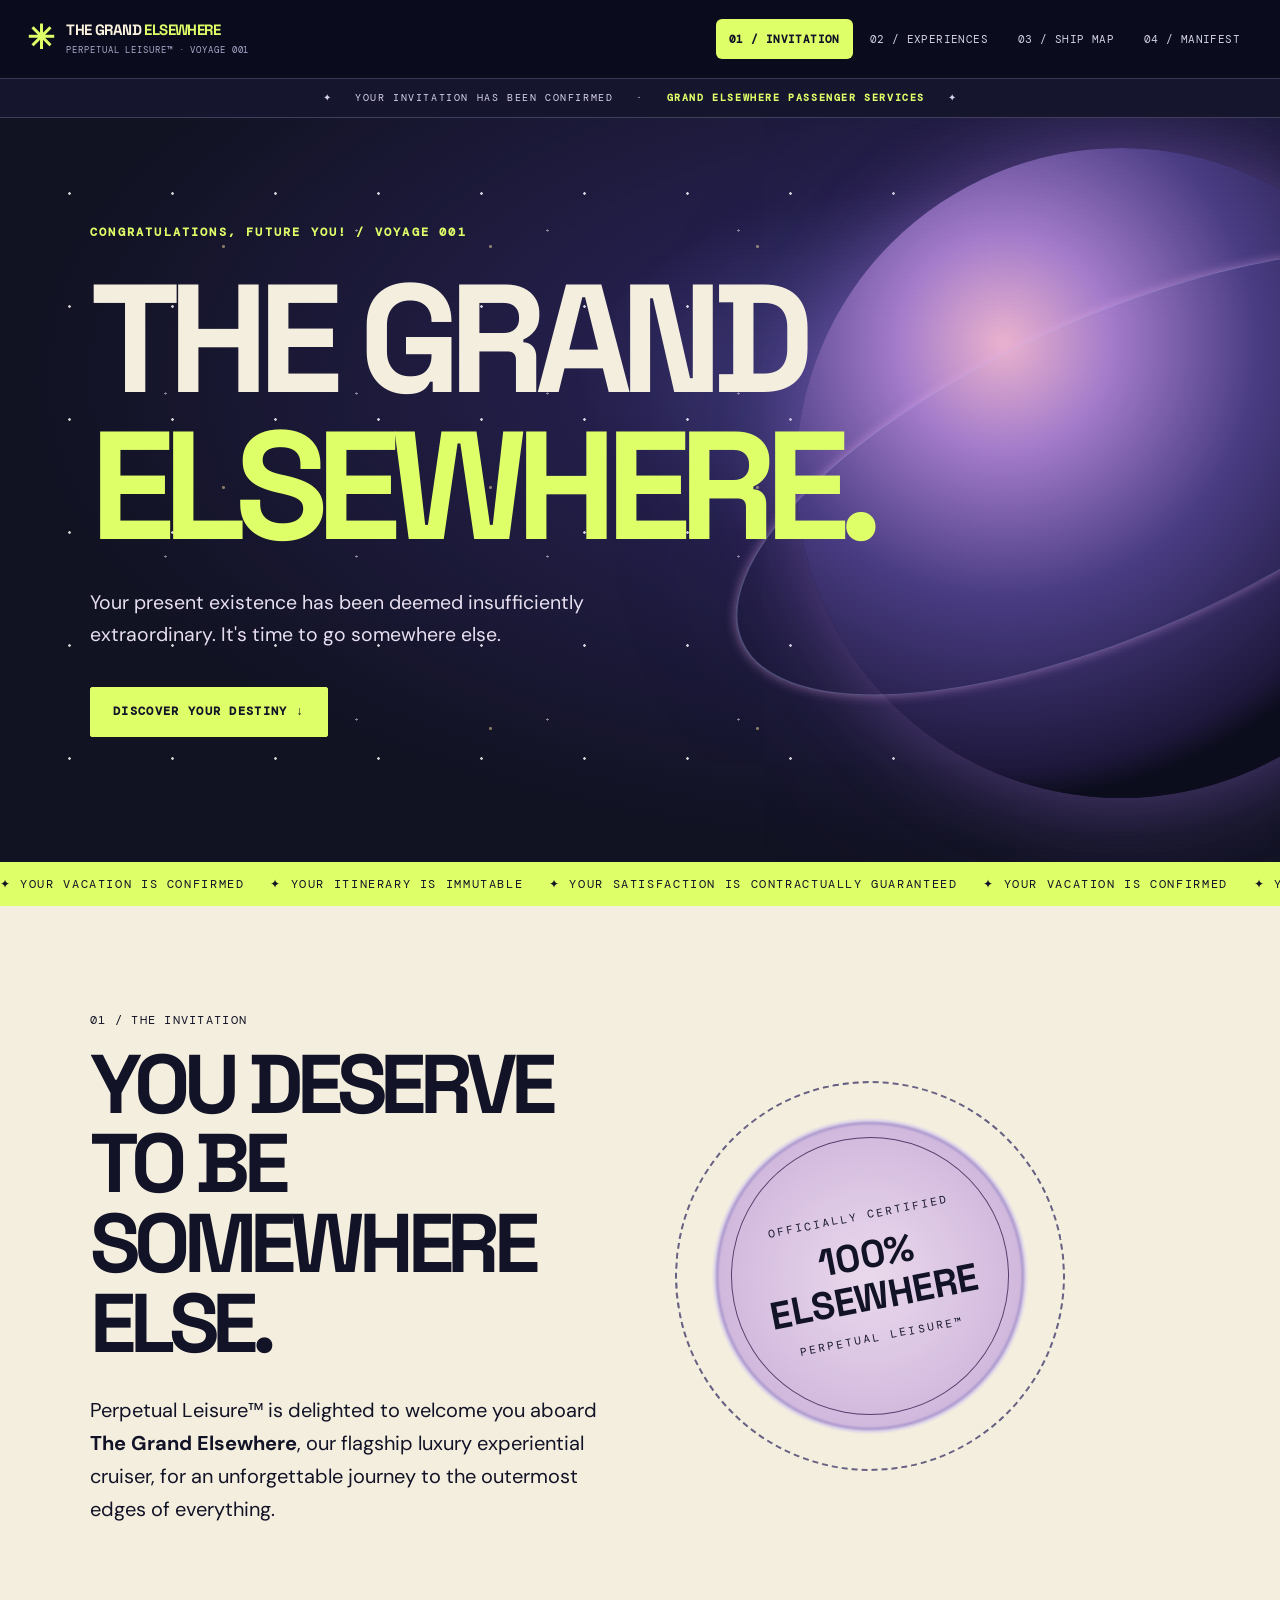
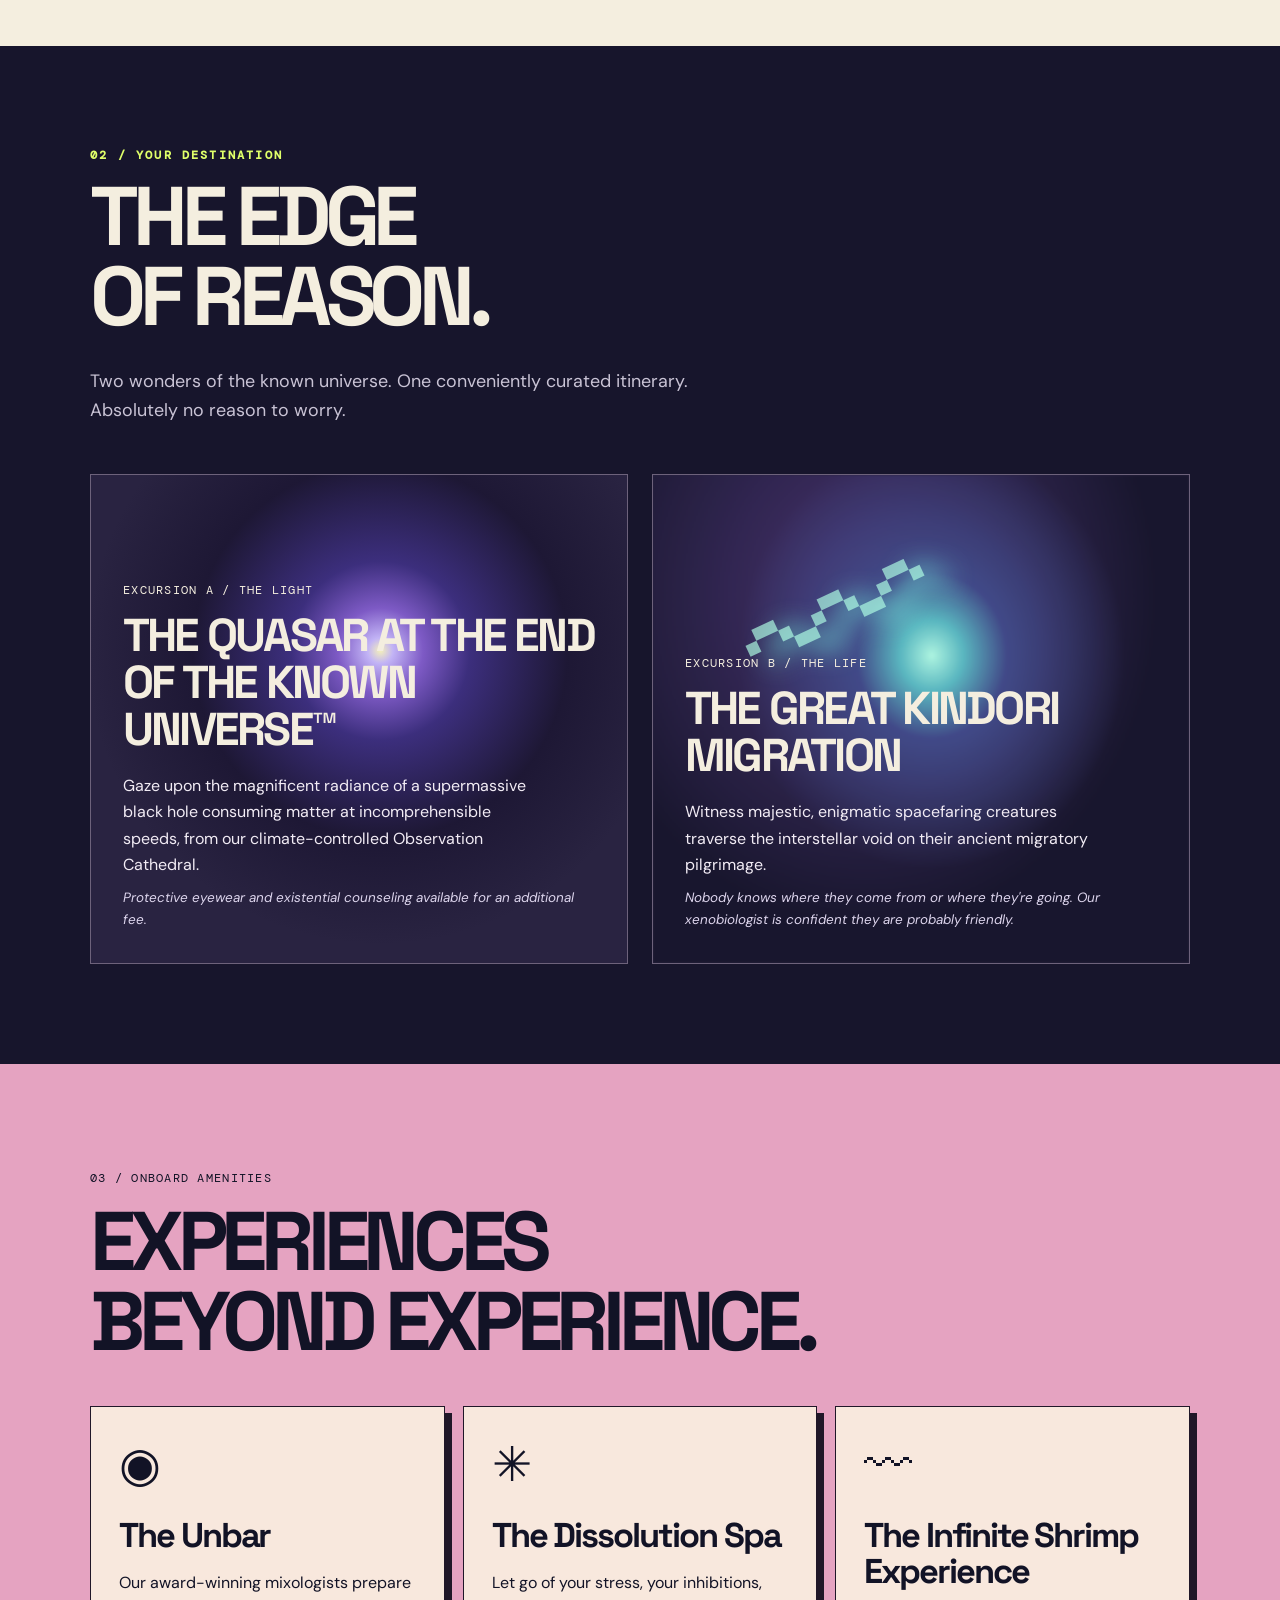
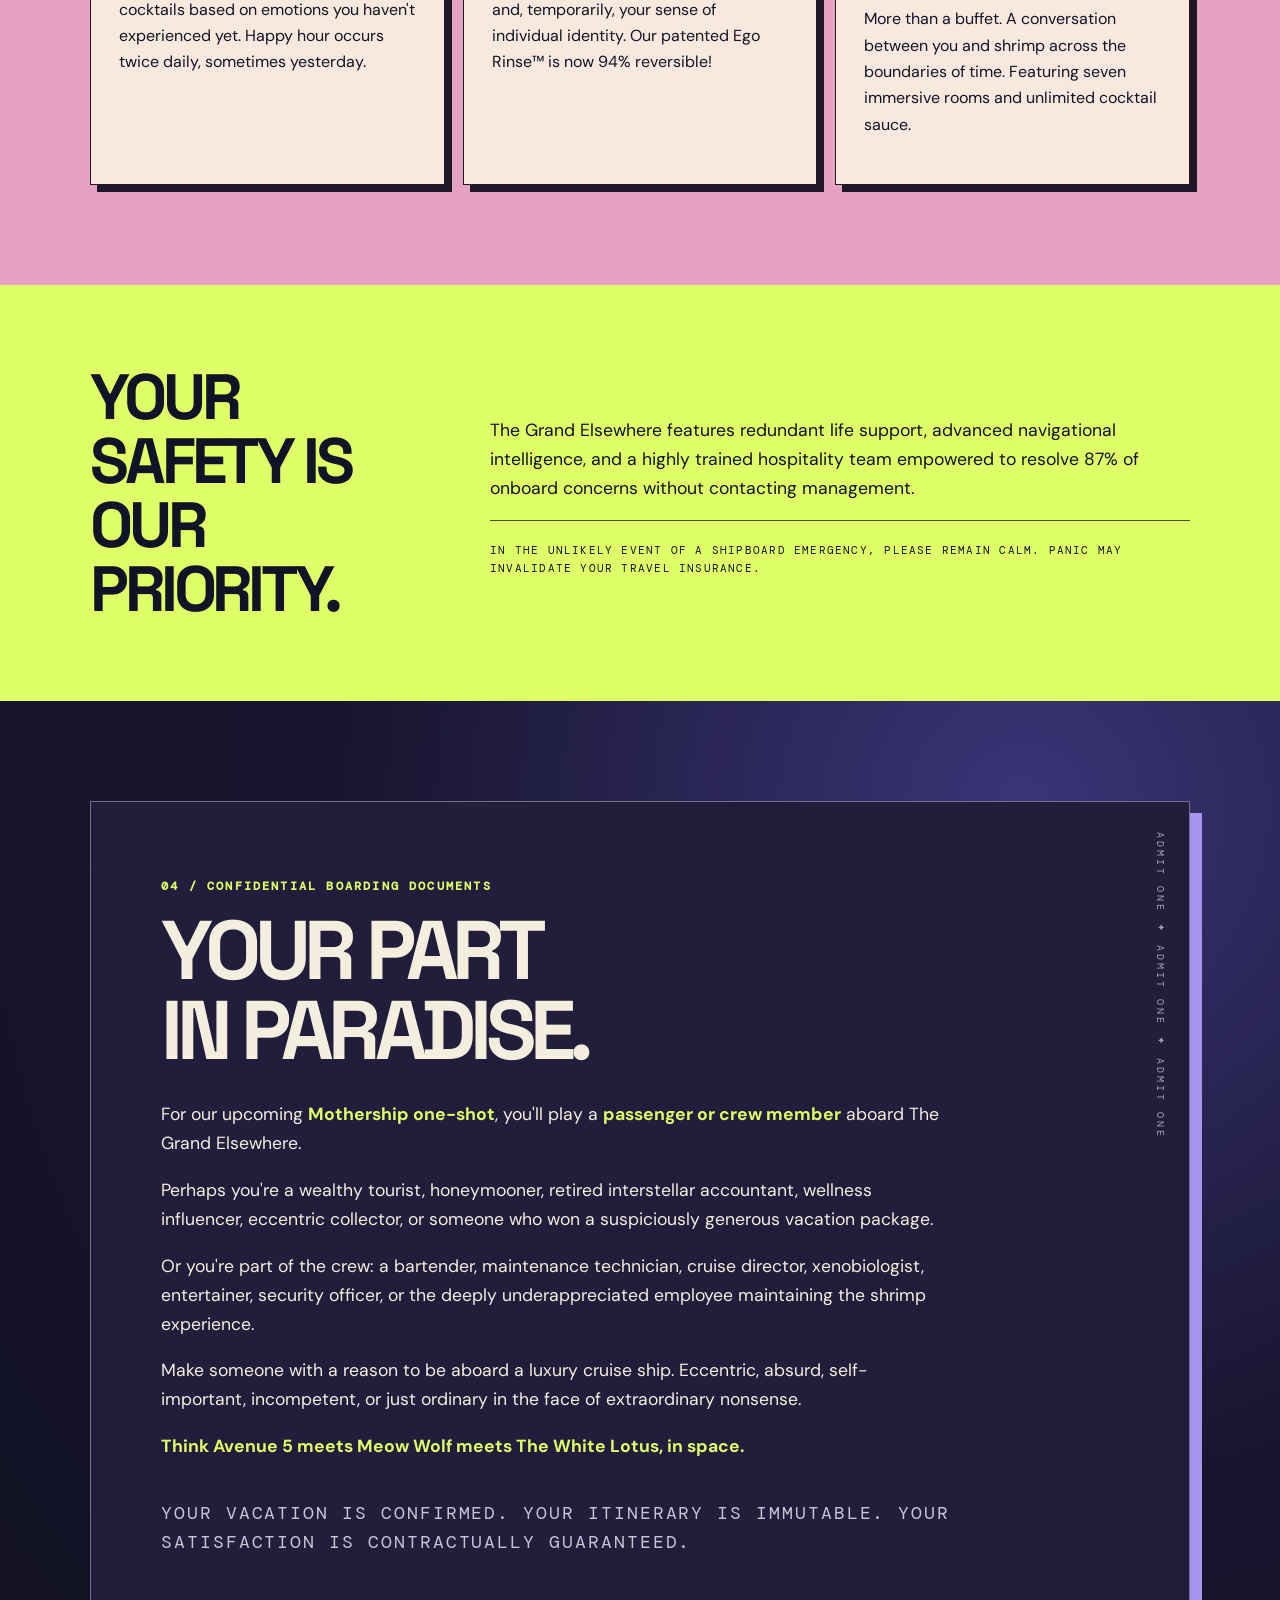
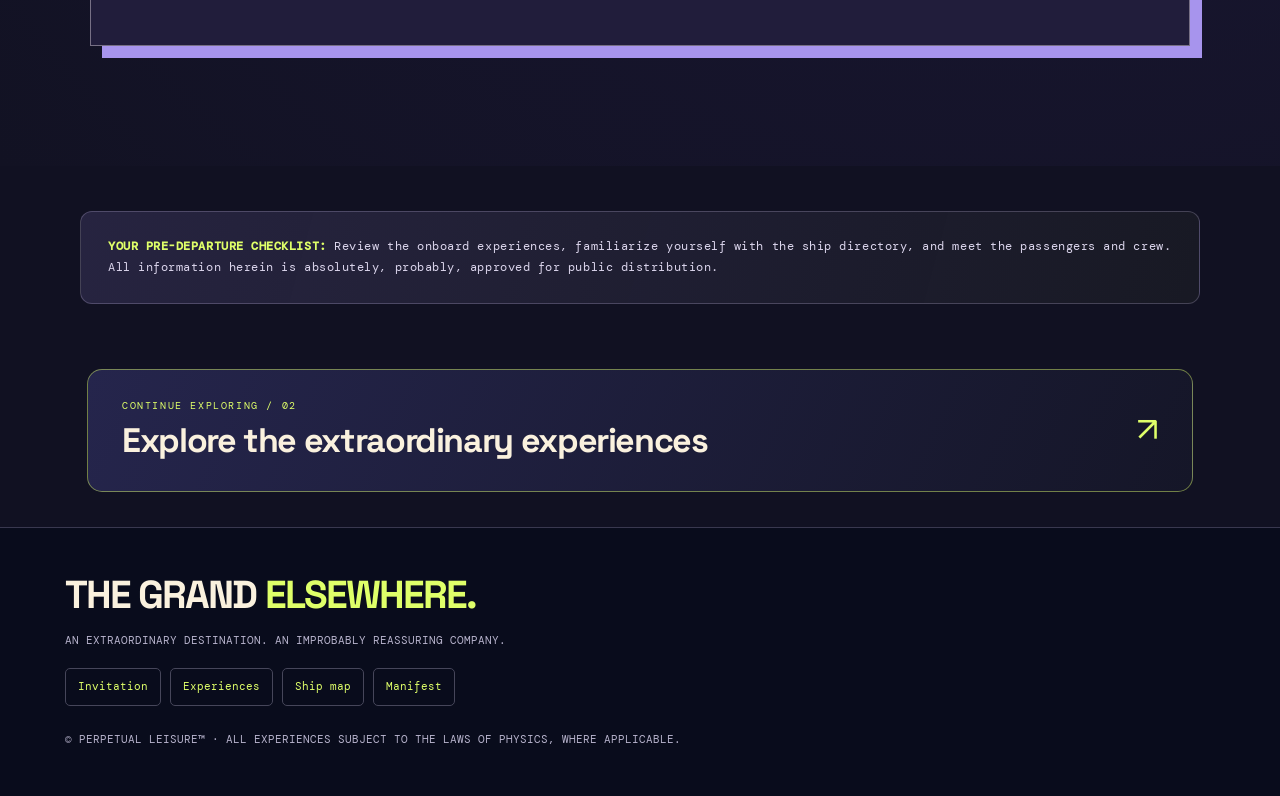
<file: index.html>
<!DOCTYPE html>

<html lang="en">
<head>
<meta charset="utf-8"/><meta content="width=device-width,initial-scale=1" name="viewport"/>
<meta content="#101023" name="theme-color"/>
<meta content="Perpetual Leisure presents The Grand Elsewhere, an unforgettable journey to the outermost edges of everything." name="description"/>
<title>The Grand Elsewhere — Perpetual Leisure™</title>
<link href="https://fonts.googleapis.com" rel="preconnect"/><link crossorigin="" href="https://fonts.gstatic.com" rel="preconnect"/>
<link href="https://fonts.googleapis.com/css2?family=DM+Mono:wght@400;500&amp;family=DM+Sans:wght@400;500;600;700&amp;family=Space+Grotesk:wght@400;500;600;700&amp;display=swap" rel="stylesheet"/>
<style>
:root{--ink:#121326;--cream:#f4eedf;--acid:#dfff69;--purple:#a794ed;--pink:#ff91ac;--muted:#c9c3d5}*{box-sizing:border-box}html{scroll-behavior:smooth}body{margin:0;background:#111122;color:var(--cream);font:16px/1.65 'DM Sans',sans-serif;overflow-x:hidden}::selection{background:var(--acid);color:var(--ink)}a{color:inherit}button{font:inherit}.mono,.eyebrow,.button,.nav,.smallprint{font-family:'DM Mono',monospace;letter-spacing:.11em;text-transform:uppercase}.mono,.eyebrow{font-size:.72rem}.wrap{width:min(1100px,calc(100% - 44px));margin:auto}.nav{display:flex;justify-content:space-between;align-items:center;padding:22px 0;font-size:.7rem;gap:12px;position:relative;z-index:3}.nav strong{font-size:.9rem}.nav a{text-decoration:none;border:1px solid #686379;border-radius:30px;padding:9px 14px}.nav a:hover,.button:hover{background:var(--acid);color:var(--ink)}.hero{position:relative;min-height:690px;overflow:hidden;background:radial-gradient(ellipse at 75% 35%,#504a96 0%,#231e49 28%,#111222 69%)}.stars{position:absolute;inset:0;pointer-events:none;background-image:radial-gradient(#fff 1px,transparent 1.5px),radial-gradient(#fff9 1px,transparent 1.5px),radial-gradient(#ffdf9d9e 1.2px,transparent 2px);background-size:103px 113px,191px 163px,267px 241px;background-position:18px 19px,70px 31px,90px 8px;opacity:.8}.orb{position:absolute;width:min(61vw,650px);height:min(61vw,650px);border-radius:50%;right:-13%;top:4%;background:radial-gradient(circle at 32% 30%,#eab2ce 0%,#a37bca 17%,#493c83 40%,#1e183c 67%,#0b0c1c 72%);box-shadow:0 0 80px #ab79e15e,0 0 200px #5d49a83a;animation:float 16s ease-in-out infinite}.orb:after{content:'';position:absolute;inset:-14%;border:2px solid #babbf450;border-radius:50%;transform:rotate(-24deg) scaleY(.38);box-shadow:0 0 17px #ecabed77}@keyframes float{50%{transform:translateY(-18px) rotate(3deg)}}.hero-inner{position:relative;z-index:1;padding:105px 0 125px}.eyebrow{color:var(--acid);font-weight:600;letter-spacing:.19em}.hero h1,.heading{font-family:'Space Grotesk',sans-serif;letter-spacing:-.075em;line-height:.96}.hero h1{font-size:clamp(4.8rem,12vw,10rem);max-width:920px;margin:24px 0 26px;font-weight:700}.hero h1 span{color:var(--acid);display:block}.hero p{max-width:525px;font-size:1.22rem;color:#e7dfef}.button{display:inline-block;background:var(--acid);padding:14px 22px;text-decoration:none;border-radius:2px;color:var(--ink);font-size:.75rem;font-weight:600;margin-top:16px;border:1px solid var(--acid);transition:.2s}.button:hover{background:transparent;color:var(--acid)}.marquee{background:var(--acid);color:var(--ink);white-space:nowrap;overflow:hidden;font-family:'DM Mono',monospace;text-transform:uppercase;letter-spacing:.13em;font-size:.78rem;padding:12px 0}.marquee>div{width:max-content;animation:slide 27s linear infinite}@keyframes slide{to{transform:translateX(-50%)}}section{padding:100px 0}.intro{background:var(--cream);color:var(--ink)}.intro .grid2{display:grid;grid-template-columns:1fr 1fr;gap:70px;align-items:center}.heading{font-size:clamp(3.2rem,6.5vw,6rem);margin:12px 0 30px}.intro p{font-size:1.25rem}.stamp{width:min(100%,390px);aspect-ratio:1;display:flex;align-items:center;justify-content:center;border:2px dashed #676183;border-radius:50%;background:radial-gradient(circle,#ead9ec 0,#d1b8dd 55%,#ad9ace 56%,#ddd4e8 57%,transparent 58%);transform:rotate(-11deg);text-align:center;position:relative}.stamp div{border:1px solid #55406d;border-radius:50%;width:72%;aspect-ratio:1;display:flex;flex-direction:column;align-items:center;justify-content:center;gap:12px;font-family:'Space Grotesk';font-weight:700;font-size:clamp(1.4rem,3vw,2.4rem);line-height:1.1}.stamp small{font:11px 'DM Mono';letter-spacing:.2em}.destinations{background:#17152c}.sectionlead{max-width:680px;color:var(--muted);font-size:1.12rem}.destination-grid{display:grid;grid-template-columns:1fr 1fr;gap:24px;margin-top:48px}.destination{min-height:490px;border:1px solid #6d627b;position:relative;overflow:hidden;padding:32px;display:flex;flex-direction:column;justify-content:end;background:#292341}.destination:before{content:'';position:absolute;inset:0;background:radial-gradient(circle at 54% 36%,#fffbc1 0,#cabbff 3%,#825dcc 10%,#3d2f80 21%,#1d1734 44%,transparent 69%);opacity:.95}.destination.kindori:before{background:radial-gradient(ellipse at 52% 37%,#b4ffe9 0,#5dbfc7 8%,#434c8c 19%,transparent 49%),radial-gradient(ellipse at 40% 25%,#493573 2%,#18162d 64%);filter:blur(1px)}.destination.kindori:after{content:'〰';font:12rem 'Space Grotesk';color:#b1ffe5ac;position:absolute;left:17%;top:5%;transform:rotate(-25deg);text-shadow:20px 14px 25px #72e5da}.destination>*{position:relative;z-index:1}.destination h3{font:700 clamp(2.2rem,3.6vw,3.7rem)/1.02 'Space Grotesk';letter-spacing:-.06em;margin:12px 0}.destination p{max-width:420px;margin:8px 0;color:#f2ecf5}.destination em{color:#ddd5ed;font-size:.84rem}.experience-section{background:#e5a3c1;color:var(--ink)}.experiences{display:grid;grid-template-columns:repeat(3,1fr);gap:18px;margin-top:44px}.experience{background:#f8e8dd;padding:34px 28px 30px;min-height:340px;border:1px solid #201728;box-shadow:7px 7px 0 #201728}.experience .symbol{font-size:3rem;line-height:1}.experience h3{font:700 2.15rem/1.05 'Space Grotesk';letter-spacing:-.06em;margin:28px 0 17px}.experience p{line-height:1.65}.safety{background:#dfff69;color:var(--ink);padding:80px 0}.safety .wrap{display:grid;grid-template-columns:1fr 2fr;gap:50px;align-items:center}.safety h2{font:700 clamp(2.7rem,5vw,5rem)/1 'Space Grotesk';letter-spacing:-.065em;margin:0}.safety p{font-size:1.1rem}.safety .smallprint{font-size:.69rem;border-top:1px solid #4a4e2d;padding-top:20px}.boarding{background:radial-gradient(circle at 80% 10%,#3b3478,#17152e 49%,#121223);padding:100px 0 120px}.boarding-card{border:1px solid #777085;position:relative;padding:clamp(28px,6vw,70px);background:#211d3b;box-shadow:12px 12px 0 #a794ed}.boarding-card:before{content:'ADMIT ONE ✦ ADMIT ONE ✦ ADMIT ONE';position:absolute;right:22px;top:30px;writing-mode:vertical-rl;font:10px 'DM Mono';letter-spacing:.3em;color:#a79ebb}.boarding h2{max-width:720px}.boarding p{max-width:790px;font-size:1.1rem}.boarding strong{color:var(--acid)}.footer{background:#0e0e1c;padding:42px 0;text-align:center}.footer .brand{font:700 1.5rem 'Space Grotesk';letter-spacing:-.04em}.footer p{color:var(--muted);font-size:.87rem;margin:12px 0}.footer em{color:var(--acid)}@media(max-width:760px){.hero{min-height:650px}.hero-inner{padding:105px 0 90px}.orb{width:430px;height:430px;right:-220px;top:75px;opacity:.7}.hero h1{font-size:clamp(4.4rem,17vw,7.5rem)}.intro .grid2,.destination-grid,.experiences,.safety .wrap{grid-template-columns:1fr}.intro .grid2{gap:35px}.stamp{margin:auto;width:300px}.destination{min-height:440px}.experiences{gap:24px}.experience{min-height:0}.safety{padding:65px 0}section{padding:75px 0}.boarding-card:before{display:none}.nav .nav-label{display:none}}@media(prefers-reduced-motion:reduce){*,*:before,*:after{animation:none!important;scroll-behavior:auto!important}}
</style>
<style id="ge-site-nav-style">.ge-sitebar{position:sticky;top:0;z-index:99999;background:#071627f5;border-bottom:1px solid #d7b57588;backdrop-filter:blur(15px);padding:12px 18px;box-sizing:border-box}.ge-sitebar-inner{max-width:1100px;margin:auto;display:flex;align-items:center;justify-content:space-between;gap:18px;flex-wrap:wrap}.ge-sitelogo{color:#f2d6a0!important;font:600 13px Georgia,serif!important;letter-spacing:2px;text-decoration:none!important}.ge-site-links{display:flex;gap:7px;flex-wrap:wrap}.ge-site-links a{font:600 10px Arial,sans-serif!important;letter-spacing:1.2px;text-decoration:none!important;color:#d6dfea!important;padding:9px 11px;border:1px solid transparent;border-radius:5px}.ge-site-links a:hover,.ge-site-links a[aria-current="page"]{background:#b5955226;border-color:#c9a66c88;color:#ffe4af!important}@media(max-width:600px){.ge-sitebar{padding:9px}.ge-sitebar-inner{justify-content:center}.ge-site-links{justify-content:center;gap:2px}.ge-site-links a{font-size:9px!important;padding:8px 7px}}@media print{.ge-sitebar{display:none!important}}</style><link href="site.css" rel="stylesheet"/><meta content="An invitation to the voyage of a lifetime aboard The Grand Elsewhere." name="description"/></head>
<body class="ge-invitation"><div class="ge-nav-shell"><nav aria-label="Main navigation" class="ge-main-nav"><a aria-label="The Grand Elsewhere, home" class="ge-brand" href="index.html"><span class="ge-brandmark">✳</span><span>THE GRAND <em>ELSEWHERE</em><small>PERPETUAL LEISURE™ · VOYAGE 001</small></span></a><button aria-controls="ge-links" aria-expanded="false" aria-label="Open menu" class="ge-menu-toggle" type="button">☰ <span>MENU</span></button><div class="ge-links" id="ge-links"><a aria-current="page" href="index.html">01 / INVITATION</a><a href="visual-deck.html">02 / EXPERIENCES</a><a href="ship-map.html">03 / SHIP MAP</a><a href="grand_elsewhere_player_manifest.html">04 / MANIFEST</a></div></nav></div><div class="ge-route-strip">✦   YOUR INVITATION HAS BEEN CONFIRMED   ·   <strong>GRAND ELSEWHERE PASSENGER SERVICES</strong>   ✦</div>
<header class="hero" id="top"><div class="stars"></div><div aria-hidden="true" class="orb"></div><div class="wrap"><div class="hero-inner"><div class="eyebrow">Congratulations, Future You! / Voyage 001</div><h1>THE GRAND <span>ELSEWHERE.</span></h1><p>Your present existence has been deemed insufficiently extraordinary. It's time to go somewhere else.</p><a class="button" href="#destinations">DISCOVER YOUR DESTINY ↓</a></div></div></header>
<div aria-hidden="true" class="marquee"><div>✦ YOUR VACATION IS CONFIRMED   ✦ YOUR ITINERARY IS IMMUTABLE   ✦ YOUR SATISFACTION IS CONTRACTUALLY GUARANTEED   ✦ YOUR VACATION IS CONFIRMED   ✦ YOUR ITINERARY IS IMMUTABLE   ✦ YOUR SATISFACTION IS CONTRACTUALLY GUARANTEED   </div></div>
<section class="intro"><div class="wrap grid2"><div><span class="mono">01 / THE INVITATION</span><h2 class="heading">YOU DESERVE TO BE SOMEWHERE ELSE.</h2><p>Perpetual Leisure™ is delighted to welcome you aboard <strong>The Grand Elsewhere</strong>, our flagship luxury experiential cruiser, for an unforgettable journey to the outermost edges of everything.</p></div><div aria-label="Perpetual Leisure experience certification" class="stamp"><div><small>OFFICIALLY CERTIFIED</small>100%<br/>ELSEWHERE<small>PERPETUAL LEISURE™</small></div></div></div></section>
<section class="destinations" id="destinations"><div class="wrap"><div class="eyebrow">02 / YOUR DESTINATION</div><h2 class="heading">THE EDGE<br/>OF REASON.</h2><p class="sectionlead">Two wonders of the known universe. One conveniently curated itinerary. Absolutely no reason to worry.</p><div class="destination-grid"><article class="destination"><span class="mono">EXCURSION A / THE LIGHT</span><h3>THE QUASAR AT THE END OF THE KNOWN UNIVERSE™</h3><p>Gaze upon the magnificent radiance of a supermassive black hole consuming matter at incomprehensible speeds, from our climate-controlled Observation Cathedral.</p><em>Protective eyewear and existential counseling available for an additional fee.</em></article><article class="destination kindori"><span class="mono">EXCURSION B / THE LIFE</span><h3>THE GREAT KINDORI MIGRATION</h3><p>Witness majestic, enigmatic spacefaring creatures traverse the interstellar void on their ancient migratory pilgrimage.</p><em>Nobody knows where they come from or where they're going. Our xenobiologist is confident they are probably friendly.</em></article></div></div></section>
<section class="experience-section" id="experiences"><div class="wrap"><span class="mono">03 / ONBOARD AMENITIES</span><h2 class="heading">EXPERIENCES<br/>BEYOND EXPERIENCE.</h2><div class="experiences"><article class="experience"><div aria-hidden="true" class="symbol">◉</div><h3>The Unbar</h3><p>Our award-winning mixologists prepare cocktails based on emotions you haven't experienced yet. Happy hour occurs twice daily, sometimes yesterday.</p></article><article class="experience"><div aria-hidden="true" class="symbol">✳</div><h3>The Dissolution Spa</h3><p>Let go of your stress, your inhibitions, and, temporarily, your sense of individual identity. Our patented Ego Rinse™ is now 94% reversible!</p></article><article class="experience"><div aria-hidden="true" class="symbol">〰</div><h3>The Infinite Shrimp Experience</h3><p>More than a buffet. A conversation between you and shrimp across the boundaries of time. Featuring seven immersive rooms and unlimited cocktail sauce.</p></article></div></div></section>
<section class="safety"><div class="wrap"><h2>YOUR SAFETY IS OUR PRIORITY.</h2><div><p>The Grand Elsewhere features redundant life support, advanced navigational intelligence, and a highly trained hospitality team empowered to resolve 87% of onboard concerns without contacting management.</p><p class="smallprint">IN THE UNLIKELY EVENT OF A SHIPBOARD EMERGENCY, PLEASE REMAIN CALM. PANIC MAY INVALIDATE YOUR TRAVEL INSURANCE.</p></div></div></section>
<section class="boarding" id="boarding"><div class="wrap"><div class="boarding-card"><span class="eyebrow">04 / CONFIDENTIAL BOARDING DOCUMENTS</span><h2 class="heading">YOUR PART<br/>IN PARADISE.</h2><p>For our upcoming <strong>Mothership one-shot</strong>, you'll play a <strong>passenger or crew member</strong> aboard The Grand Elsewhere.</p><p>Perhaps you're a wealthy tourist, honeymooner, retired interstellar accountant, wellness influencer, eccentric collector, or someone who won a suspiciously generous vacation package.</p><p>Or you're part of the crew: a bartender, maintenance technician, cruise director, xenobiologist, entertainer, security officer, or the deeply underappreciated employee maintaining the shrimp experience.</p><p>Make someone with a reason to be aboard a luxury cruise ship. Eccentric, absurd, self-important, incompetent, or just ordinary in the face of extraordinary nonsense.</p><p><strong>Think Avenue 5 meets Meow Wolf meets The White Lotus, in space.</strong></p><p class="mono" style="margin-top:38px;color:var(--muted)">YOUR VACATION IS CONFIRMED. YOUR ITINERARY IS IMMUTABLE. YOUR SATISFACTION IS CONTRACTUALLY GUARANTEED.</p></div></div></section>
<div class="ge-intro-note"><b>YOUR PRE-DEPARTURE CHECKLIST:</b> Review the onboard experiences, familiarize yourself with the ship directory, and meet the passengers and crew. All information herein is absolutely, probably, approved for public distribution.</div>
<section class="ge-next"><a href="visual-deck.html"><span><span class="ge-overline">CONTINUE EXPLORING / 02</span><strong>Explore the extraordinary experiences</strong></span><span aria-hidden="true" class="ge-next-arrow">↗</span></a></section><footer class="ge-page-footer"><div class="ge-footer-logo">THE GRAND <span style="color:#dfff69">ELSEWHERE.</span></div><div>AN EXTRAORDINARY DESTINATION. AN IMPROBABLY REASSURING COMPANY.</div><div class="ge-footer-links"><a href="index.html">Invitation</a><a href="visual-deck.html">Experiences</a><a href="ship-map.html">Ship map</a><a href="grand_elsewhere_player_manifest.html">Manifest</a></div><div>© PERPETUAL LEISURE™ · ALL EXPERIENCES SUBJECT TO THE LAWS OF PHYSICS, WHERE APPLICABLE.</div></footer><script defer="" src="site.js"></script></body></html>
</file>
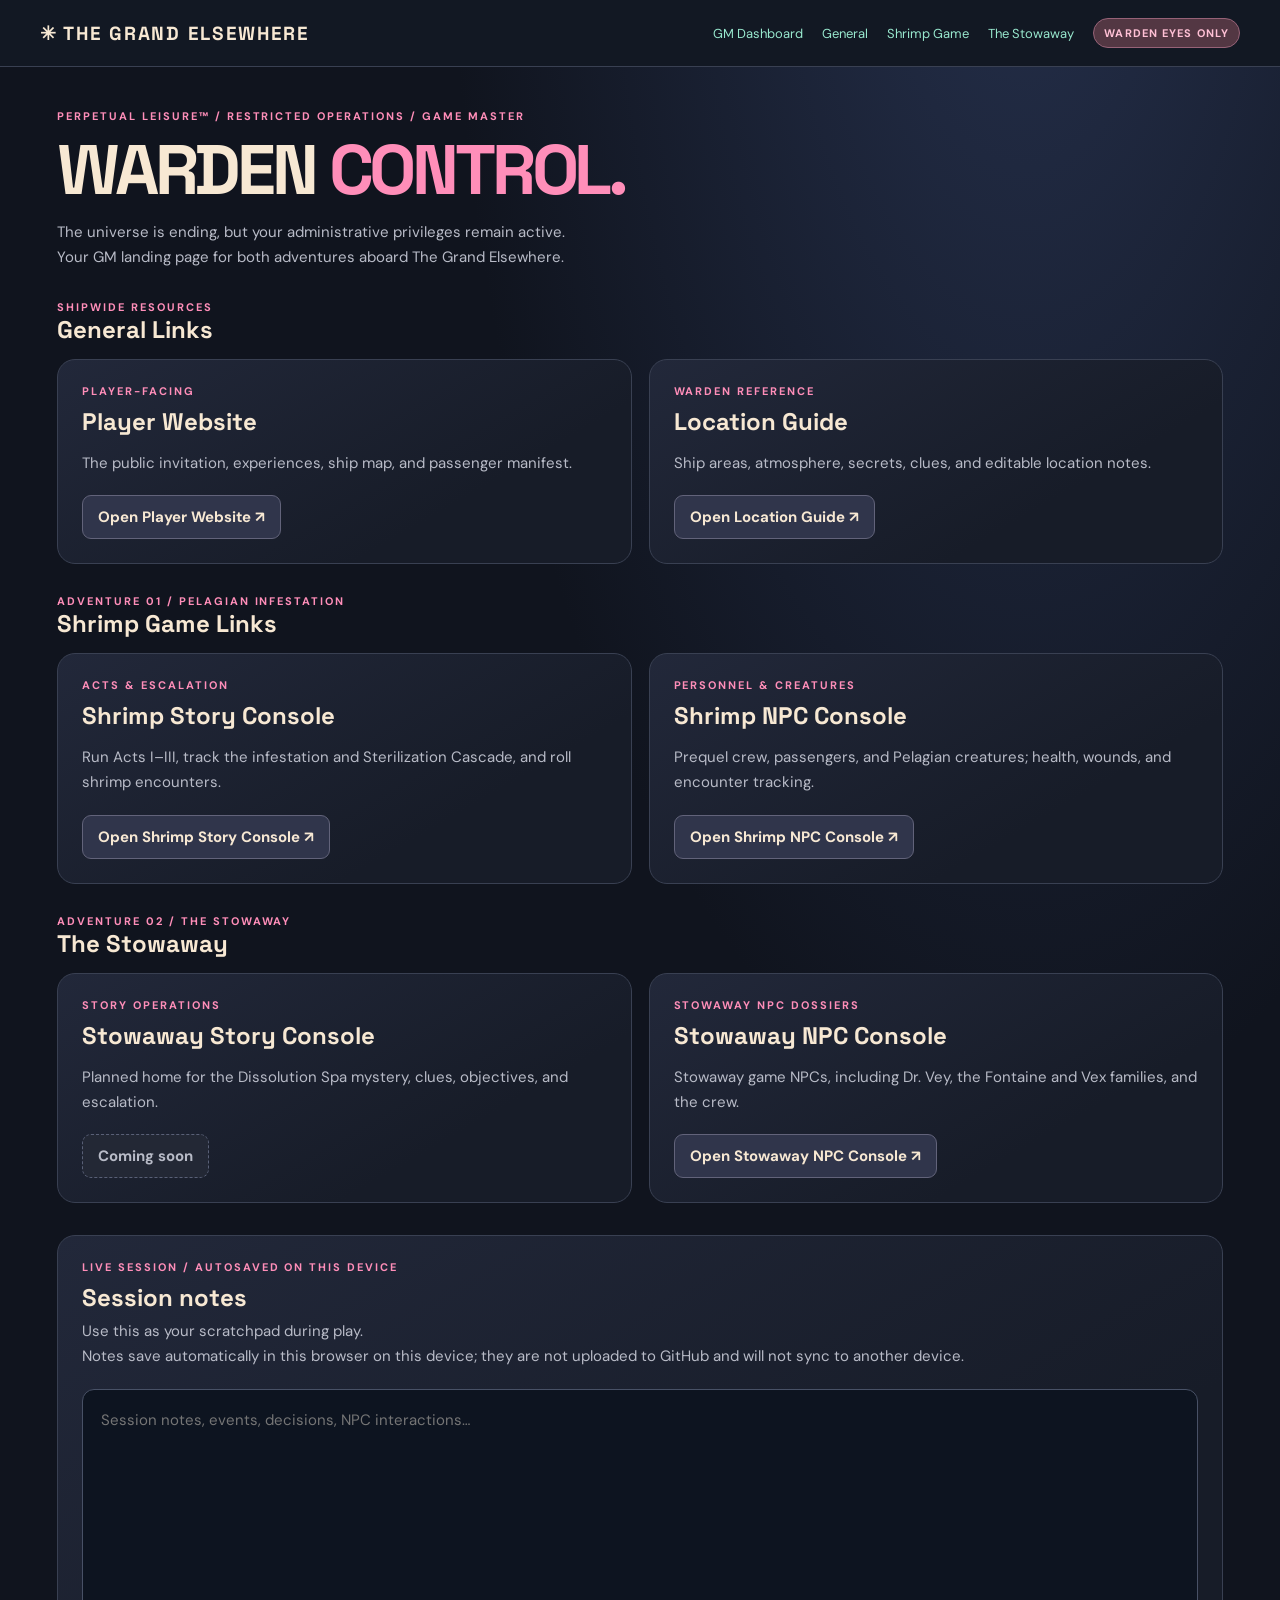
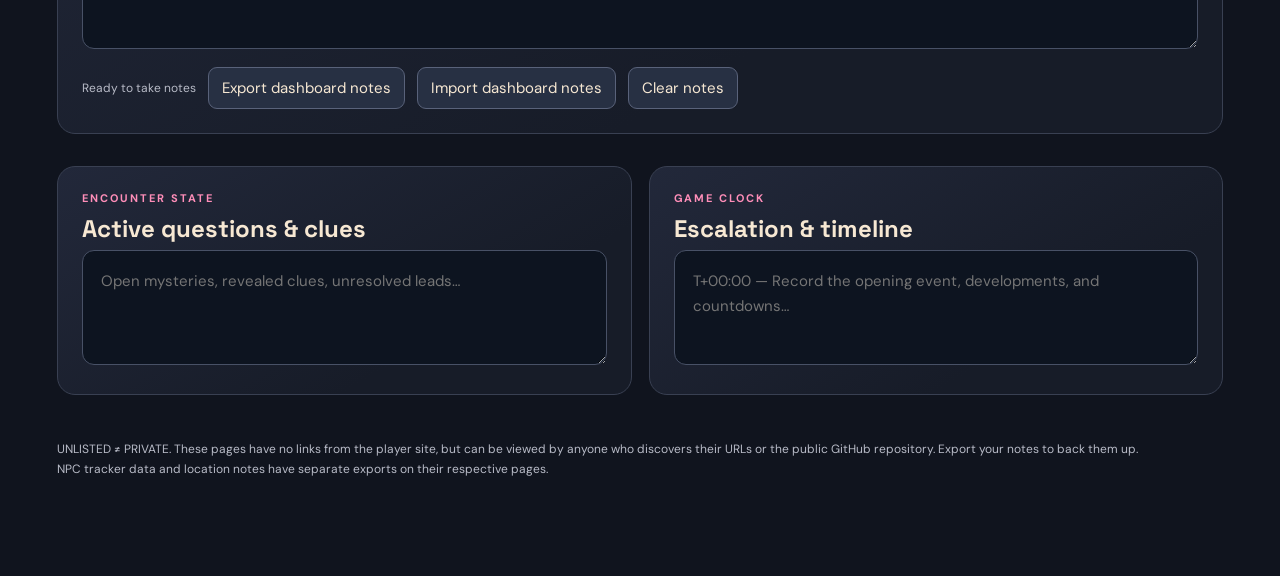
<file: gm-dash.html>
<!doctype html>
<html lang="en">
<head>
<meta charset="utf-8">
<meta name="viewport" content="width=device-width,initial-scale=1">
<meta name="robots" content="noindex,nofollow,noarchive">
<title>GM Dashboard — The Grand Elsewhere</title>
<style>
@import url('https://fonts.googleapis.com/css2?family=DM+Sans:wght@400;500;600;700&family=Space+Grotesk:wght@400;500;600;700&display=swap');
:root{--bg:#10141e;--panel:#191f2b;--line:#394052;--cream:#f7e8d3;--muted:#b8bbc7;--pink:#ff8eb9;--gold:#edce86;--mint:#98e8ce}
*{box-sizing:border-box}body{margin:0;background:radial-gradient(ellipse at 80% -10%,#25304c,transparent 40%),var(--bg);color:var(--cream);font:15px 'DM Sans',sans-serif}
a{color:var(--mint);text-decoration:none}a:hover{text-decoration:underline}button,input,textarea{font:inherit}button{cursor:pointer}
header{border-bottom:1px solid var(--line);padding:18px max(20px,calc((100vw - 1200px)/2));display:flex;gap:16px;flex-wrap:wrap;align-items:center;justify-content:space-between;background:#121823;position:sticky;top:0;z-index:5}
.brand{font:700 19px 'Space Grotesk';letter-spacing:.09em}.links{display:flex;gap:19px;align-items:center;flex-wrap:wrap;font-size:13px}
.tag{background:#533743;color:#ffc0d5;padding:7px 10px;border:1px solid #966277;border-radius:30px;font-size:11px;font-weight:700;letter-spacing:.1em}
main{max-width:1210px;margin:auto;padding:42px 22px 85px}.eyebrow{color:var(--pink);letter-spacing:.18em;font-size:11px;font-weight:700;text-transform:uppercase}
h1{font:700 clamp(37px,6vw,70px)/1 'Space Grotesk';letter-spacing:-.06em;margin:12px 0}h1 em{font-style:normal;color:var(--pink)}h2{font:700 24px 'Space Grotesk';margin:8px 0 16px}p{line-height:1.65;color:var(--muted)}.lede{max-width:830px}
.grid{display:grid;grid-template-columns:repeat(auto-fit,minmax(min(100%,320px),1fr));gap:17px}
.panel,.location{border:1px solid var(--line);border-radius:18px;background:linear-gradient(150deg,#22283a,#171c28 70%);padding:24px}.panel h2{margin:7px 0 6px}.panel p{margin:0 0 20px}.link-section{margin-top:30px}.link-section h2{margin:0 0 14px;font-size:24px}.link-section .grid{grid-template-columns:repeat(auto-fit,minmax(min(100%,330px),1fr))}.placeholder{display:inline-block;background:#232835;border:1px dashed #596077;border-radius:9px;padding:11px 15px;color:var(--muted);font-weight:700;cursor:not-allowed}.panel .eyebrow{margin-bottom:8px}
.action{display:inline-block;background:#30354b;border:1px solid #62637a;border-radius:9px;padding:11px 15px;font-weight:700;color:var(--cream)}.action:hover{background:#45435e;text-decoration:none}
section{margin-top:32px}.textarea{width:100%;min-height:260px;resize:vertical;background:#0d1420;color:var(--cream);border:1px solid #485166;border-radius:12px;padding:18px;line-height:1.65;outline-color:var(--mint)}.smallarea{min-height:115px}
.row{display:flex;gap:12px;flex-wrap:wrap;align-items:center}.btn{border:1px solid #59627a;border-radius:9px;background:#273043;color:var(--cream);padding:10px 13px}.btn:hover{border-color:var(--pink)}.meta{font-size:12px;color:var(--muted)}.divider{border-top:1px solid var(--line);margin:26px 0}.helper{color:var(--gold);font-size:12px}.search{width:100%;max-width:440px;border-radius:11px;background:#171f2b;color:var(--cream);border:1px solid var(--line);padding:13px 16px}.locgrid{display:grid;grid-template-columns:repeat(auto-fit,minmax(min(100%,340px),1fr));gap:15px}.location h2{font-size:23px}.location h3{font-size:11px;letter-spacing:.15em;color:var(--mint);margin:20px 0 5px;text-transform:uppercase}.location p{margin:5px 0 12px;font-size:13px}.pill{font-size:10px;letter-spacing:.12em;color:var(--gold);font-weight:700}.location details{border-top:1px solid var(--line);margin-top:17px;padding-top:12px}.location summary{cursor:pointer;color:var(--pink);font-weight:700}.location textarea{width:100%;min-height:83px;background:#0e1420;color:var(--cream);border:1px solid #485166;border-radius:9px;padding:11px;margin-top:12px}.footer{margin-top:45px;font-size:12px;color:var(--muted)}
@media(max-width:600px){header{position:relative}}
</style>
</head>
<body>
<header><div class="brand">✳ THE GRAND ELSEWHERE</div><nav class="links" aria-label="Site navigation"><a href="gm-dash.html">GM Dashboard</a><a href="#general">General</a><a href="#shrimp">Shrimp Game</a><a href="#stowaway">The Stowaway</a><span class="tag">WARDEN EYES ONLY</span></nav></header>
<main>
<div class="eyebrow">Perpetual Leisure™ / Restricted Operations / Game Master</div>
<h1>WARDEN <em>CONTROL.</em></h1>
<p class="lede">The universe is ending, but your administrative privileges remain active.<br>Your GM landing page for both adventures aboard The Grand Elsewhere.</p>
<section class="link-section" id="general" aria-labelledby="general-heading"><div class="eyebrow">Shipwide resources</div><h2 id="general-heading">General Links</h2><div class="grid">
<article class="panel"><div class="eyebrow">Player-facing</div><h2>Player Website</h2><p>The public invitation, experiences, ship map, and passenger manifest.</p><a class="action" href="index.html">Open Player Website ↗</a></article>
<article class="panel"><div class="eyebrow">Warden reference</div><h2>Location Guide</h2><p>Ship areas, atmosphere, secrets, clues, and editable location notes.</p><a class="action" href="gm-locations.html">Open Location Guide ↗</a></article>
</div></section>
<section class="link-section" id="shrimp" aria-labelledby="shrimp-heading"><div class="eyebrow">Adventure 01 / Pelagian infestation</div><h2 id="shrimp-heading">Shrimp Game Links</h2><div class="grid">
<article class="panel"><div class="eyebrow">Acts &amp; escalation</div><h2>Shrimp Story Console</h2><p>Run Acts I–III, track the infestation and Sterilization Cascade, and roll shrimp encounters.</p><a class="action" href="shrimp_story_console.html">Open Shrimp Story Console ↗</a></article>
<article class="panel"><div class="eyebrow">Personnel &amp; creatures</div><h2>Shrimp NPC Console</h2><p>Prequel crew, passengers, and Pelagian creatures; health, wounds, and encounter tracking.</p><a class="action" href="shrimp_npc_console.html">Open Shrimp NPC Console ↗</a></article>
</div></section>
<section class="link-section" id="stowaway" aria-labelledby="stowaway-heading"><div class="eyebrow">Adventure 02 / The Stowaway</div><h2 id="stowaway-heading">The Stowaway</h2><div class="grid">
<article class="panel"><div class="eyebrow">Story operations</div><h2>Stowaway Story Console</h2><p>Planned home for the Dissolution Spa mystery, clues, objectives, and escalation.</p><span class="placeholder" aria-label="Stowaway Story Console coming soon">Coming soon</span></article>
<article class="panel"><div class="eyebrow">Stowaway NPC dossiers</div><h2>Stowaway NPC Console</h2><p>Stowaway game NPCs, including Dr. Vey, the Fontaine and Vex families, and the crew.</p><a class="action" href="grand_elsewhere_gm.html">Open Stowaway NPC Console ↗</a></article>
</div></section>
<section class="panel"><div class="eyebrow">Live Session / Autosaved on this device</div><h2>Session notes</h2><p>Use this as your scratchpad during play.<br>Notes save automatically in this browser on this device; they are not uploaded to GitHub and will not sync to another device.</p><textarea class="textarea" id="notes" placeholder="Session notes, events, decisions, NPC interactions…"></textarea><div class="row" style="margin-top:13px"><span id="status" class="meta" aria-live="polite">Ready to take notes</span><button class="btn" id="export">Export dashboard notes</button><button class="btn" id="import">Import dashboard notes</button><input id="file" type="file" accept="application/json,.json" hidden><button class="btn" id="clear">Clear notes</button></div></section>
<section class="grid"><article class="panel"><div class="eyebrow">Encounter state</div><h2>Active questions &amp; clues</h2><textarea class="textarea smallarea" id="clues" placeholder="Open mysteries, revealed clues, unresolved leads…"></textarea></article><article class="panel"><div class="eyebrow">Game clock</div><h2>Escalation &amp; timeline</h2><textarea class="textarea smallarea" id="timeline" placeholder="T+00:00 — Record the opening event, developments, and countdowns…"></textarea></article></section>
<p class="footer">UNLISTED ≠ PRIVATE. These pages have no links from the player site, but can be viewed by anyone who discovers their URLs or the public GitHub repository. Export your notes to back them up.<br>NPC tracker data and location notes have separate exports on their respective pages.</p>
</main>
<script>
const K='grand_elsewhere_dashboard_v1';let d={};try{d=JSON.parse(localStorage.getItem(K)||'{}')}catch{};
const ids=['notes','clues','timeline'];for(const id of ids){const el=document.getElementById(id);el.value=d[id]||'';el.addEventListener('input',()=>{d[id]=el.value;try{localStorage.setItem(K,JSON.stringify(d));document.getElementById('status').textContent='Saved locally ✓'}catch{document.getElementById('status').textContent='Save failed — export your notes'}})}
document.getElementById('export').onclick=()=>{const a=document.createElement('a'),u=URL.createObjectURL(new Blob([JSON.stringify({version:1,sections:d},null,2)],{type:'application/json'}));a.href=u;a.download='grand-elsewhere-dashboard-notes.json';a.click();setTimeout(()=>URL.revokeObjectURL(u),1500)};
document.getElementById('import').onclick=()=>document.getElementById('file').click();document.getElementById('file').onchange=async e=>{const f=e.target.files[0];if(!f)return;try{const obj=JSON.parse(await f.text());if(!obj.sections||typeof obj.sections!=='object')throw Error('Invalid notes file');if(!confirm('Replace the dashboard notes on this device with the imported notes?'))return;d={};for(const id of ids){d[id]=String(obj.sections[id]||'');document.getElementById(id).value=d[id]}localStorage.setItem(K,JSON.stringify(d));document.getElementById('status').textContent='Notes imported'}catch(err){alert('Import failed: '+err.message)}e.target.value=''};
document.getElementById('clear').onclick=()=>{if(confirm('Permanently clear all three dashboard note fields on this device?')){d={};for(const id of ids)document.getElementById(id).value='';localStorage.removeItem(K);document.getElementById('status').textContent='Notes cleared'}};
</script>
</body></html>
</file>
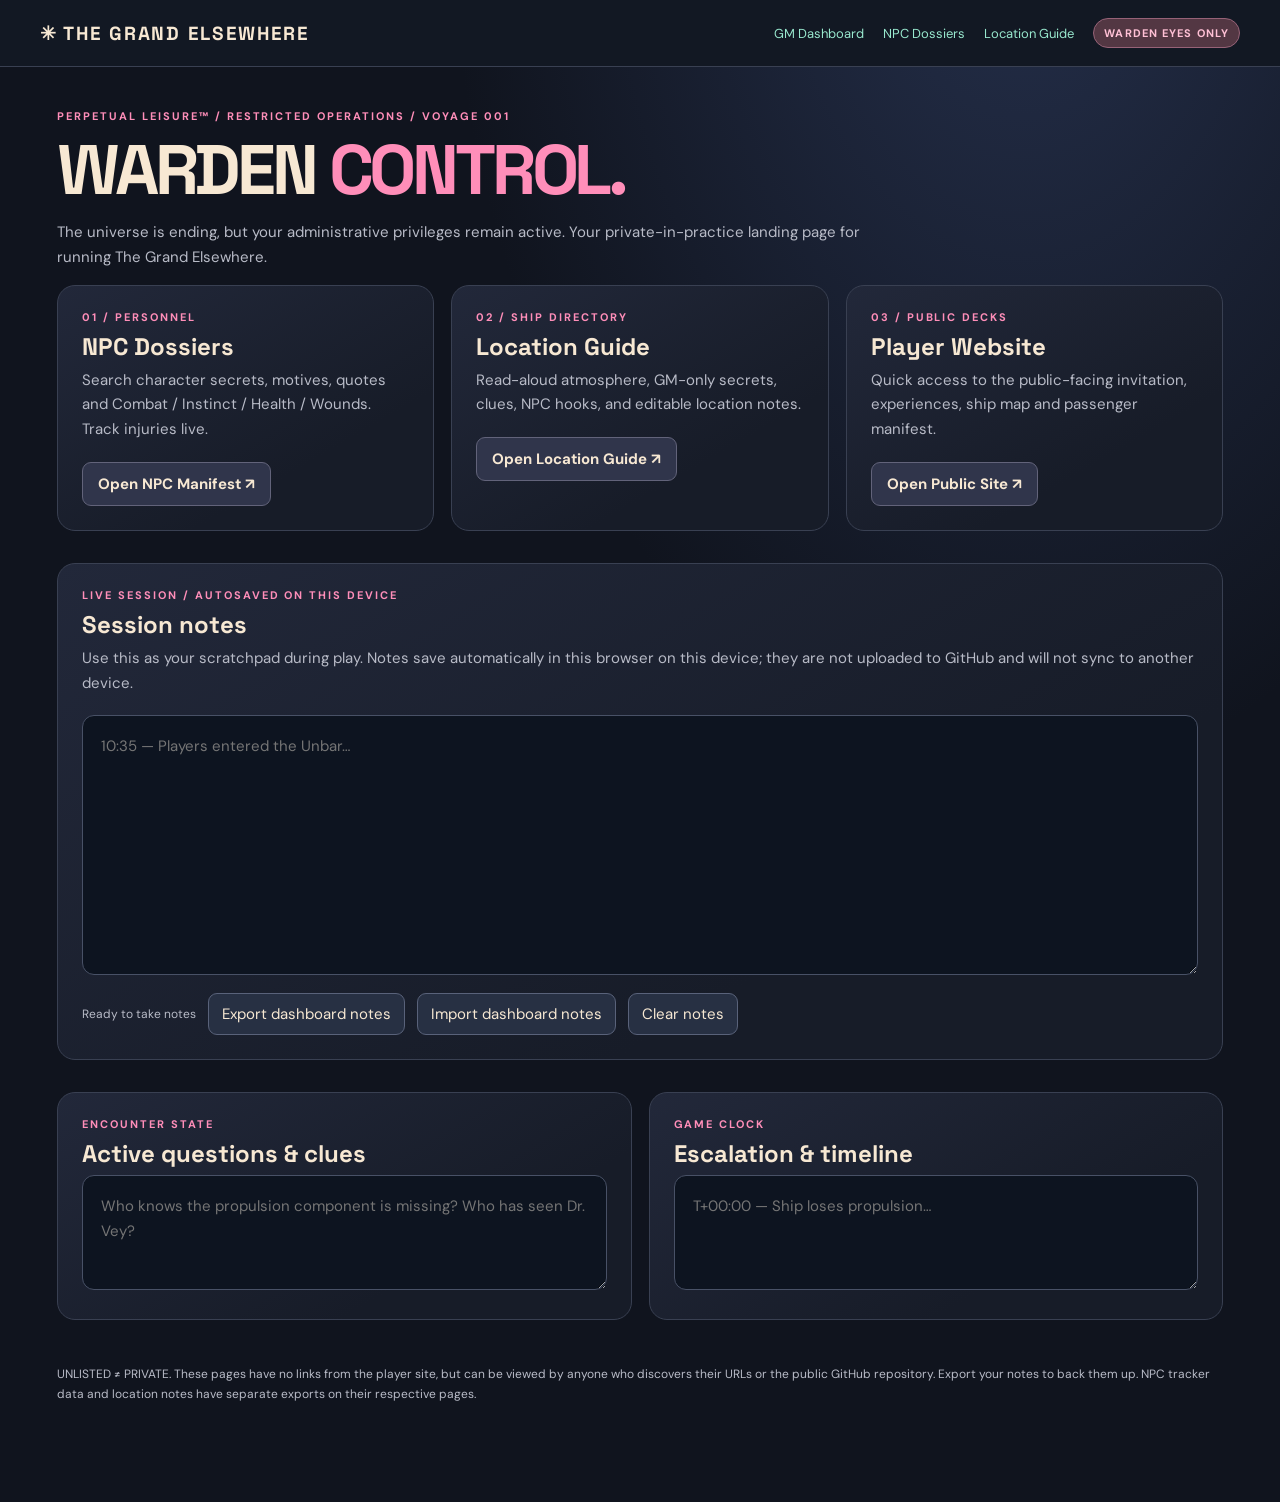
<file: gm-dash_old1.html>
<!doctype html><html lang="en"><head><meta charset="utf-8"><meta name="viewport" content="width=device-width,initial-scale=1"><meta name="robots" content="noindex,nofollow,noarchive"><title>GM Dashboard — The Grand Elsewhere</title><style>@import url('https://fonts.googleapis.com/css2?family=DM+Sans:wght@400;500;600;700&family=Space+Grotesk:wght@400;500;600;700&display=swap');:root{--bg:#10141e;--panel:#191f2b;--line:#394052;--cream:#f7e8d3;--muted:#b8bbc7;--pink:#ff8eb9;--gold:#edce86;--mint:#98e8ce}*{box-sizing:border-box}body{margin:0;background:radial-gradient(ellipse at 80% -10%,#25304c,transparent 40%),var(--bg);color:var(--cream);font:15px 'DM Sans',sans-serif}a{color:var(--mint);text-decoration:none}a:hover{text-decoration:underline}button,input,textarea{font:inherit}button{cursor:pointer}header{border-bottom:1px solid var(--line);padding:18px max(20px,calc((100vw - 1200px)/2));display:flex;gap:16px;flex-wrap:wrap;align-items:center;justify-content:space-between;background:#121823;position:sticky;top:0;z-index:5}.brand{font:700 19px 'Space Grotesk';letter-spacing:.09em}.links{display:flex;gap:19px;align-items:center;flex-wrap:wrap;font-size:13px}.tag{background:#533743;color:#ffc0d5;padding:7px 10px;border:1px solid #966277;border-radius:30px;font-size:11px;font-weight:700;letter-spacing:.1em}main{max-width:1210px;margin:auto;padding:42px 22px 85px}.eyebrow{color:var(--pink);letter-spacing:.18em;font-size:11px;font-weight:700;text-transform:uppercase}h1{font:700 clamp(37px,6vw,70px)/1 'Space Grotesk';letter-spacing:-.06em;margin:12px 0}h1 em{font-style:normal;color:var(--pink)}h2{font:700 24px 'Space Grotesk';margin:8px 0 16px}p{line-height:1.65;color:var(--muted)}.lede{max-width:830px}.grid{display:grid;grid-template-columns:repeat(auto-fit,minmax(min(100%,320px),1fr));gap:17px}.panel,.location{border:1px solid var(--line);border-radius:18px;background:linear-gradient(150deg,#22283a,#171c28 70%);padding:24px}.panel h2{margin:7px 0 6px}.panel p{margin:0 0 20px}.action{display:inline-block;background:#30354b;border:1px solid #62637a;border-radius:9px;padding:11px 15px;font-weight:700;color:var(--cream)}.action:hover{background:#45435e;text-decoration:none}section{margin-top:32px}.textarea{width:100%;min-height:260px;resize:vertical;background:#0d1420;color:var(--cream);border:1px solid #485166;border-radius:12px;padding:18px;line-height:1.65;outline-color:var(--mint)}.smallarea{min-height:115px}.row{display:flex;gap:12px;flex-wrap:wrap;align-items:center}.btn{border:1px solid #59627a;border-radius:9px;background:#273043;color:var(--cream);padding:10px 13px}.btn:hover{border-color:var(--pink)}.meta{font-size:12px;color:var(--muted)}.divider{border-top:1px solid var(--line);margin:26px 0}.helper{color:var(--gold);font-size:12px}.search{width:100%;max-width:440px;border-radius:11px;background:#171f2b;color:var(--cream);border:1px solid var(--line);padding:13px 16px}.locgrid{display:grid;grid-template-columns:repeat(auto-fit,minmax(min(100%,340px),1fr));gap:15px}.location h2{font-size:23px}.location h3{font-size:11px;letter-spacing:.15em;color:var(--mint);margin:20px 0 5px;text-transform:uppercase}.location p{margin:5px 0 12px;font-size:13px}.pill{font-size:10px;letter-spacing:.12em;color:var(--gold);font-weight:700}.location details{border-top:1px solid var(--line);margin-top:17px;padding-top:12px}.location summary{cursor:pointer;color:var(--pink);font-weight:700}.location textarea{width:100%;min-height:83px;background:#0e1420;color:var(--cream);border:1px solid #485166;border-radius:9px;padding:11px;margin-top:12px}.footer{margin-top:45px;font-size:12px;color:var(--muted)}@media(max-width:600px){header{position:relative}}</style></head><body><header><div class="brand">✳ THE GRAND ELSEWHERE</div><nav class="links"><a href="gm-dash.html">GM Dashboard</a><a href="grand_elsewhere_gm.html">NPC Dossiers</a><a href="gm-locations.html">Location Guide</a><span class="tag">WARDEN EYES ONLY</span></nav></header><main><div class="eyebrow">Perpetual Leisure™ / Restricted Operations / Voyage 001</div><h1>WARDEN <em>CONTROL.</em></h1><p class="lede">The universe is ending, but your administrative privileges remain active. Your private-in-practice landing page for running The Grand Elsewhere.</p><div class="grid"><article class="panel"><div class="eyebrow">01 / Personnel</div><h2>NPC Dossiers</h2><p>Search character secrets, motives, quotes and Combat / Instinct / Health / Wounds. Track injuries live.</p><a class="action" href="grand_elsewhere_gm.html">Open NPC Manifest ↗</a></article><article class="panel"><div class="eyebrow">02 / Ship Directory</div><h2>Location Guide</h2><p>Read-aloud atmosphere, GM-only secrets, clues, NPC hooks, and editable location notes.</p><a class="action" href="gm-locations.html">Open Location Guide ↗</a></article><article class="panel"><div class="eyebrow">03 / Public Decks</div><h2>Player Website</h2><p>Quick access to the public-facing invitation, experiences, ship map and passenger manifest.</p><a class="action" href="index.html">Open Public Site ↗</a></article></div><section class="panel"><div class="eyebrow">Live Session / Autosaved on this device</div><h2>Session notes</h2><p>Use this as your scratchpad during play. Notes save automatically in this browser on this device; they are not uploaded to GitHub and will not sync to another device.</p><textarea class="textarea" id="notes" placeholder="10:35 — Players entered the Unbar…"></textarea><div class="row" style="margin-top:13px"><span id="status" class="meta" aria-live="polite">Ready to take notes</span><button class="btn" id="export">Export dashboard notes</button><button class="btn" id="import">Import dashboard notes</button><input id="file" type="file" accept="application/json,.json" hidden><button class="btn" id="clear">Clear notes</button></div></section><section class="grid"><article class="panel"><div class="eyebrow">Encounter state</div><h2>Active questions & clues</h2><textarea class="textarea smallarea" id="clues" placeholder="Who knows the propulsion component is missing? Who has seen Dr. Vey?"></textarea></article><article class="panel"><div class="eyebrow">Game clock</div><h2>Escalation & timeline</h2><textarea class="textarea smallarea" id="timeline" placeholder="T+00:00 — Ship loses propulsion…"></textarea></article></section><p class="footer">UNLISTED ≠ PRIVATE. These pages have no links from the player site, but can be viewed by anyone who discovers their URLs or the public GitHub repository. Export your notes to back them up. NPC tracker data and location notes have separate exports on their respective pages.</p></main><script>const K='grand_elsewhere_dashboard_v1';let d={};try{d=JSON.parse(localStorage.getItem(K)||'{}')}catch{};const ids=['notes','clues','timeline'];for(const id of ids){const el=document.getElementById(id);el.value=d[id]||'';el.addEventListener('input',()=>{d[id]=el.value;try{localStorage.setItem(K,JSON.stringify(d));document.getElementById('status').textContent='Saved locally ✓'}catch{document.getElementById('status').textContent='Save failed — export your notes'}})}document.getElementById('export').onclick=()=>{const a=document.createElement('a'),u=URL.createObjectURL(new Blob([JSON.stringify({version:1,sections:d},null,2)],{type:'application/json'}));a.href=u;a.download='grand-elsewhere-dashboard-notes.json';a.click();setTimeout(()=>URL.revokeObjectURL(u),1500)};document.getElementById('import').onclick=()=>document.getElementById('file').click();document.getElementById('file').onchange=async e=>{const f=e.target.files[0];if(!f)return;try{const obj=JSON.parse(await f.text());if(!obj.sections||typeof obj.sections!=='object')throw Error('Invalid notes file');if(!confirm('Replace the dashboard notes on this device with the imported notes?'))return;d={};for(const id of ids){d[id]=String(obj.sections[id]||'');document.getElementById(id).value=d[id]}localStorage.setItem(K,JSON.stringify(d));document.getElementById('status').textContent='Notes imported'}catch(err){alert('Import failed: '+err.message)}e.target.value=''};document.getElementById('clear').onclick=()=>{if(confirm('Permanently clear all three dashboard note fields on this device?')){d={};for(const id of ids)document.getElementById(id).value='';localStorage.removeItem(K);document.getElementById('status').textContent='Notes cleared'}};</script></body></html>
</file>
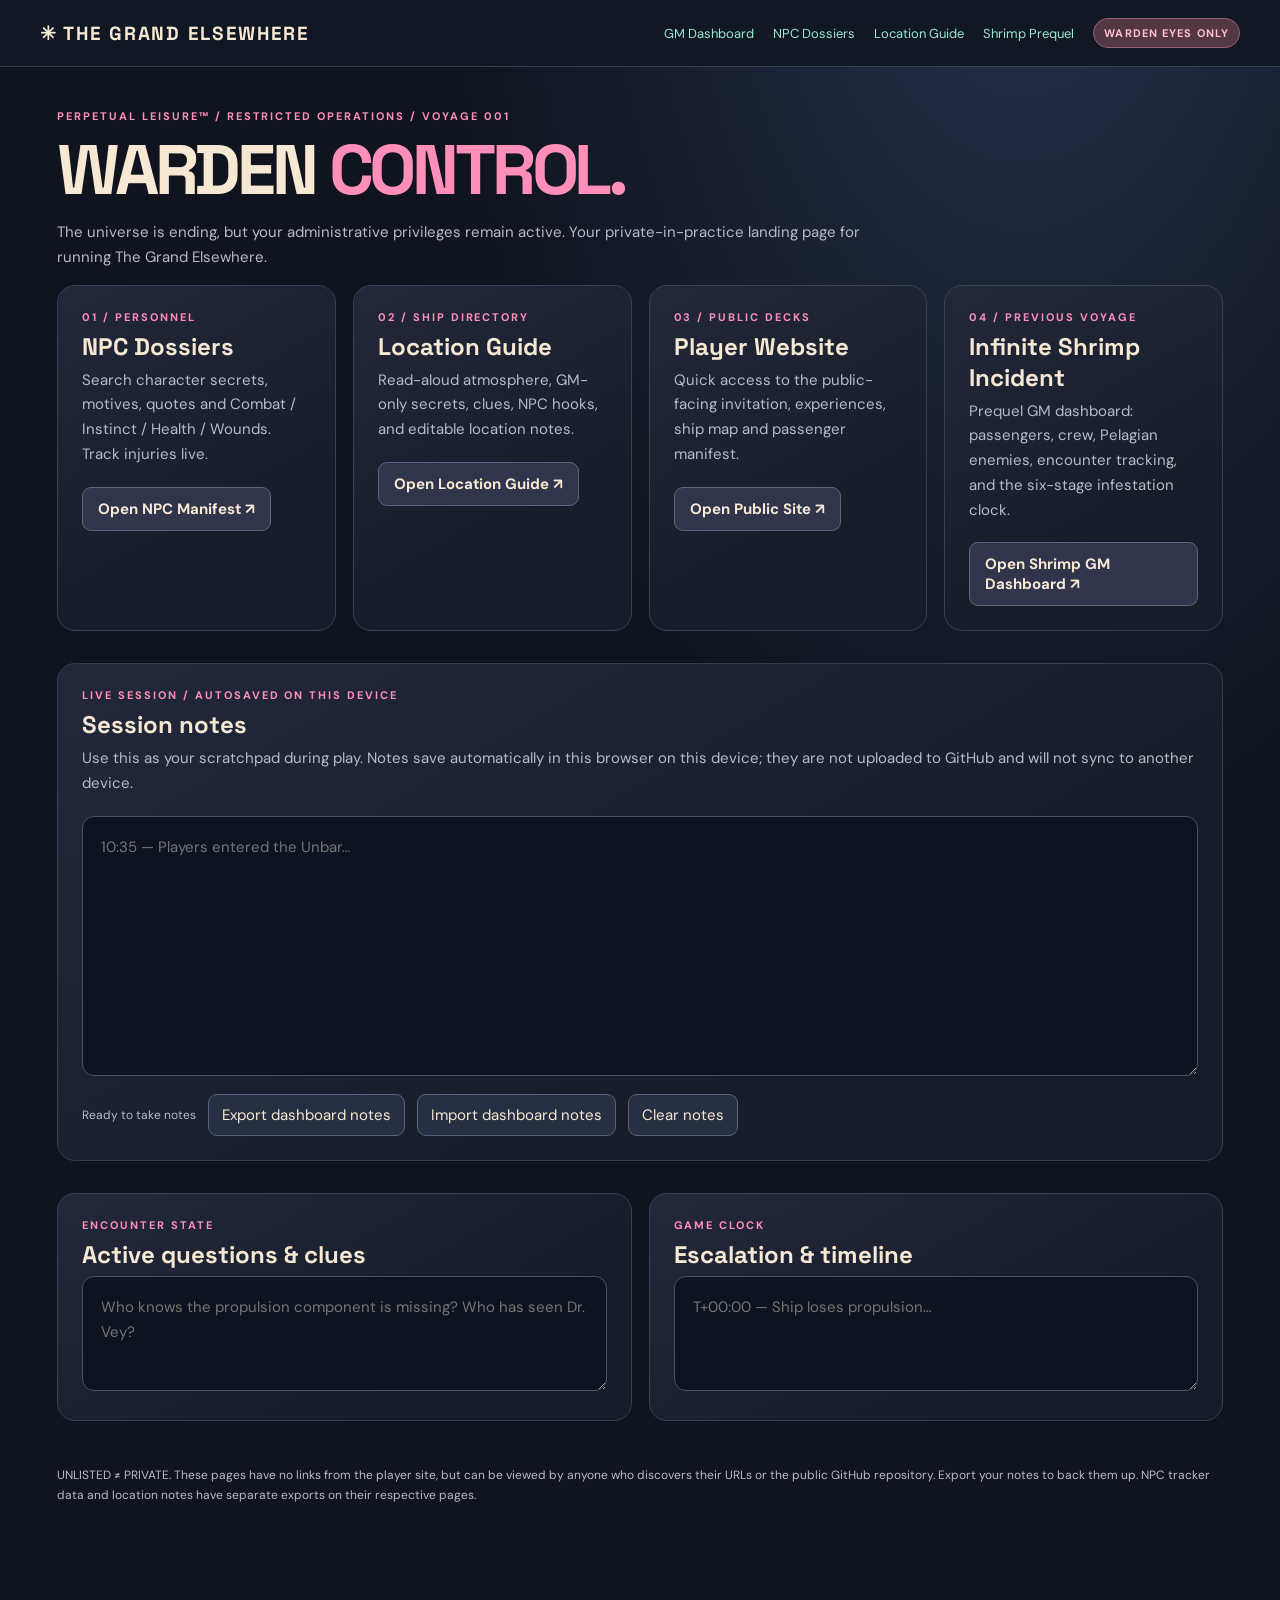
<file: gm-dash_old2.html>
<!doctype html>
<html lang="en">
<head>
<meta charset="utf-8">
<meta name="viewport" content="width=device-width,initial-scale=1">
<meta name="robots" content="noindex,nofollow,noarchive">
<title>GM Dashboard — The Grand Elsewhere</title>
<style>
@import url('https://fonts.googleapis.com/css2?family=DM+Sans:wght@400;500;600;700&family=Space+Grotesk:wght@400;500;600;700&display=swap');
:root{--bg:#10141e;--panel:#191f2b;--line:#394052;--cream:#f7e8d3;--muted:#b8bbc7;--pink:#ff8eb9;--gold:#edce86;--mint:#98e8ce}
*{box-sizing:border-box}
body{margin:0;background:radial-gradient(ellipse at 80% -10%,#25304c,transparent 40%),var(--bg);color:var(--cream);font:15px 'DM Sans',sans-serif}
a{color:var(--mint);text-decoration:none}a:hover{text-decoration:underline}button,input,textarea{font:inherit}button{cursor:pointer}
header{border-bottom:1px solid var(--line);padding:18px max(20px,calc((100vw - 1200px)/2));display:flex;gap:16px;flex-wrap:wrap;align-items:center;justify-content:space-between;background:#121823;position:sticky;top:0;z-index:5}
.brand{font:700 19px 'Space Grotesk';letter-spacing:.09em}.links{display:flex;gap:19px;align-items:center;flex-wrap:wrap;font-size:13px}
.tag{background:#533743;color:#ffc0d5;padding:7px 10px;border:1px solid #966277;border-radius:30px;font-size:11px;font-weight:700;letter-spacing:.1em}
main{max-width:1210px;margin:auto;padding:42px 22px 85px}.eyebrow{color:var(--pink);letter-spacing:.18em;font-size:11px;font-weight:700;text-transform:uppercase}
h1{font:700 clamp(37px,6vw,70px)/1 'Space Grotesk';letter-spacing:-.06em;margin:12px 0}h1 em{font-style:normal;color:var(--pink)}
h2{font:700 24px 'Space Grotesk';margin:8px 0 16px}p{line-height:1.65;color:var(--muted)}.lede{max-width:830px}
.grid{display:grid;grid-template-columns:repeat(auto-fit,minmax(min(100%,270px),1fr));gap:17px}
.panel,.location{border:1px solid var(--line);border-radius:18px;background:linear-gradient(150deg,#22283a,#171c28 70%);padding:24px}
.panel h2{margin:7px 0 6px}.panel p{margin:0 0 20px}
.action{display:inline-block;background:#30354b;border:1px solid #62637a;border-radius:9px;padding:11px 15px;font-weight:700;color:var(--cream)}
.action:hover{background:#45435e;text-decoration:none}
section{margin-top:32px}.textarea{width:100%;min-height:260px;resize:vertical;background:#0d1420;color:var(--cream);border:1px solid #485166;border-radius:12px;padding:18px;line-height:1.65;outline-color:var(--mint)}
.smallarea{min-height:115px}.row{display:flex;gap:12px;flex-wrap:wrap;align-items:center}
.btn{border:1px solid #59627a;border-radius:9px;background:#273043;color:var(--cream);padding:10px 13px}.btn:hover{border-color:var(--pink)}
.meta{font-size:12px;color:var(--muted)}.divider{border-top:1px solid var(--line);margin:26px 0}.helper{color:var(--gold);font-size:12px}
.search{width:100%;max-width:440px;border-radius:11px;background:#171f2b;color:var(--cream);border:1px solid var(--line);padding:13px 16px}
.locgrid{display:grid;grid-template-columns:repeat(auto-fit,minmax(min(100%,340px),1fr));gap:15px}
.location h2{font-size:23px}.location h3{font-size:11px;letter-spacing:.15em;color:var(--mint);margin:20px 0 5px;text-transform:uppercase}.location p{margin:5px 0 12px;font-size:13px}.pill{font-size:10px;letter-spacing:.12em;color:var(--gold);font-weight:700}.location details{border-top:1px solid var(--line);margin-top:17px;padding-top:12px}.location summary{cursor:pointer;color:var(--pink);font-weight:700}.location textarea{width:100%;min-height:83px;background:#0e1420;color:var(--cream);border:1px solid #485166;border-radius:9px;padding:11px;margin-top:12px}
.footer{margin-top:45px;font-size:12px;color:var(--muted)}@media(max-width:600px){header{position:relative}}
</style>
</head>
<body>
<header>
  <div class="brand">✳ THE GRAND ELSEWHERE</div>
  <nav class="links">
    <a href="gm-dash.html">GM Dashboard</a>
    <a href="grand_elsewhere_gm.html">NPC Dossiers</a>
    <a href="gm-locations.html">Location Guide</a>
    <a href="grand_elsewhere_shrimp_gm_v2.html">Shrimp Prequel</a>
    <span class="tag">WARDEN EYES ONLY</span>
  </nav>
</header>
<main>
  <div class="eyebrow">Perpetual Leisure™ / Restricted Operations / Voyage 001</div>
  <h1>WARDEN <em>CONTROL.</em></h1>
  <p class="lede">The universe is ending, but your administrative privileges remain active. Your private-in-practice landing page for running The Grand Elsewhere.</p>
  <div class="grid">
    <article class="panel">
      <div class="eyebrow">01 / Personnel</div>
      <h2>NPC Dossiers</h2>
      <p>Search character secrets, motives, quotes and Combat / Instinct / Health / Wounds. Track injuries live.</p>
      <a class="action" href="grand_elsewhere_gm.html">Open NPC Manifest ↗</a>
    </article>
    <article class="panel">
      <div class="eyebrow">02 / Ship Directory</div>
      <h2>Location Guide</h2>
      <p>Read-aloud atmosphere, GM-only secrets, clues, NPC hooks, and editable location notes.</p>
      <a class="action" href="gm-locations.html">Open Location Guide ↗</a>
    </article>
    <article class="panel">
      <div class="eyebrow">03 / Public Decks</div>
      <h2>Player Website</h2>
      <p>Quick access to the public-facing invitation, experiences, ship map and passenger manifest.</p>
      <a class="action" href="index.html">Open Public Site ↗</a>
    </article>
    <article class="panel">
      <div class="eyebrow">04 / Previous Voyage</div>
      <h2>Infinite Shrimp Incident</h2>
      <p>Prequel GM dashboard: passengers, crew, Pelagian enemies, encounter tracking, and the six-stage infestation clock.</p>
      <a class="action" href="grand_elsewhere_shrimp_gm_v2.html">Open Shrimp GM Dashboard ↗</a>
    </article>
  </div>
  <section class="panel">
    <div class="eyebrow">Live Session / Autosaved on this device</div>
    <h2>Session notes</h2>
    <p>Use this as your scratchpad during play. Notes save automatically in this browser on this device; they are not uploaded to GitHub and will not sync to another device.</p>
    <textarea class="textarea" id="notes" placeholder="10:35 — Players entered the Unbar…"></textarea>
    <div class="row" style="margin-top:13px">
      <span id="status" class="meta" aria-live="polite">Ready to take notes</span>
      <button class="btn" id="export">Export dashboard notes</button>
      <button class="btn" id="import">Import dashboard notes</button>
      <input id="file" type="file" accept="application/json,.json" hidden>
      <button class="btn" id="clear">Clear notes</button>
    </div>
  </section>
  <section class="grid">
    <article class="panel"><div class="eyebrow">Encounter state</div><h2>Active questions &amp; clues</h2><textarea class="textarea smallarea" id="clues" placeholder="Who knows the propulsion component is missing? Who has seen Dr. Vey?"></textarea></article>
    <article class="panel"><div class="eyebrow">Game clock</div><h2>Escalation &amp; timeline</h2><textarea class="textarea smallarea" id="timeline" placeholder="T+00:00 — Ship loses propulsion…"></textarea></article>
  </section>
  <p class="footer">UNLISTED ≠ PRIVATE. These pages have no links from the player site, but can be viewed by anyone who discovers their URLs or the public GitHub repository. Export your notes to back them up. NPC tracker data and location notes have separate exports on their respective pages.</p>
</main>
<script>
const K='grand_elsewhere_dashboard_v1';
let d={};try{d=JSON.parse(localStorage.getItem(K)||'{}')}catch{}
const ids=['notes','clues','timeline'];
for(const id of ids){
  const el=document.getElementById(id);el.value=d[id]||'';
  el.addEventListener('input',()=>{d[id]=el.value;try{localStorage.setItem(K,JSON.stringify(d));document.getElementById('status').textContent='Saved locally ✓'}catch{document.getElementById('status').textContent='Save failed — export your notes'}})
}
document.getElementById('export').onclick=()=>{
  const a=document.createElement('a'),u=URL.createObjectURL(new Blob([JSON.stringify({version:1,sections:d},null,2)],{type:'application/json'}));
  a.href=u;a.download='grand-elsewhere-dashboard-notes.json';a.click();setTimeout(()=>URL.revokeObjectURL(u),1500)
};
document.getElementById('import').onclick=()=>document.getElementById('file').click();
document.getElementById('file').onchange=async e=>{
  const f=e.target.files[0];if(!f)return;
  try{const obj=JSON.parse(await f.text());if(!obj.sections||typeof obj.sections!=='object')throw Error('Invalid notes file');if(!confirm('Replace the dashboard notes on this device with the imported notes?'))return;
    d={};for(const id of ids){d[id]=String(obj.sections[id]||'');document.getElementById(id).value=d[id]};
    localStorage.setItem(K,JSON.stringify(d));document.getElementById('status').textContent='Notes imported'
  }catch(err){alert('Import failed: '+err.message)}e.target.value=''
};
document.getElementById('clear').onclick=()=>{
  if(confirm('Permanently clear all three dashboard note fields on this device?')){d={};for(const id of ids)document.getElementById(id).value='';localStorage.removeItem(K);document.getElementById('status').textContent='Notes cleared'}
};
</script>
</body>
</html>
</file>
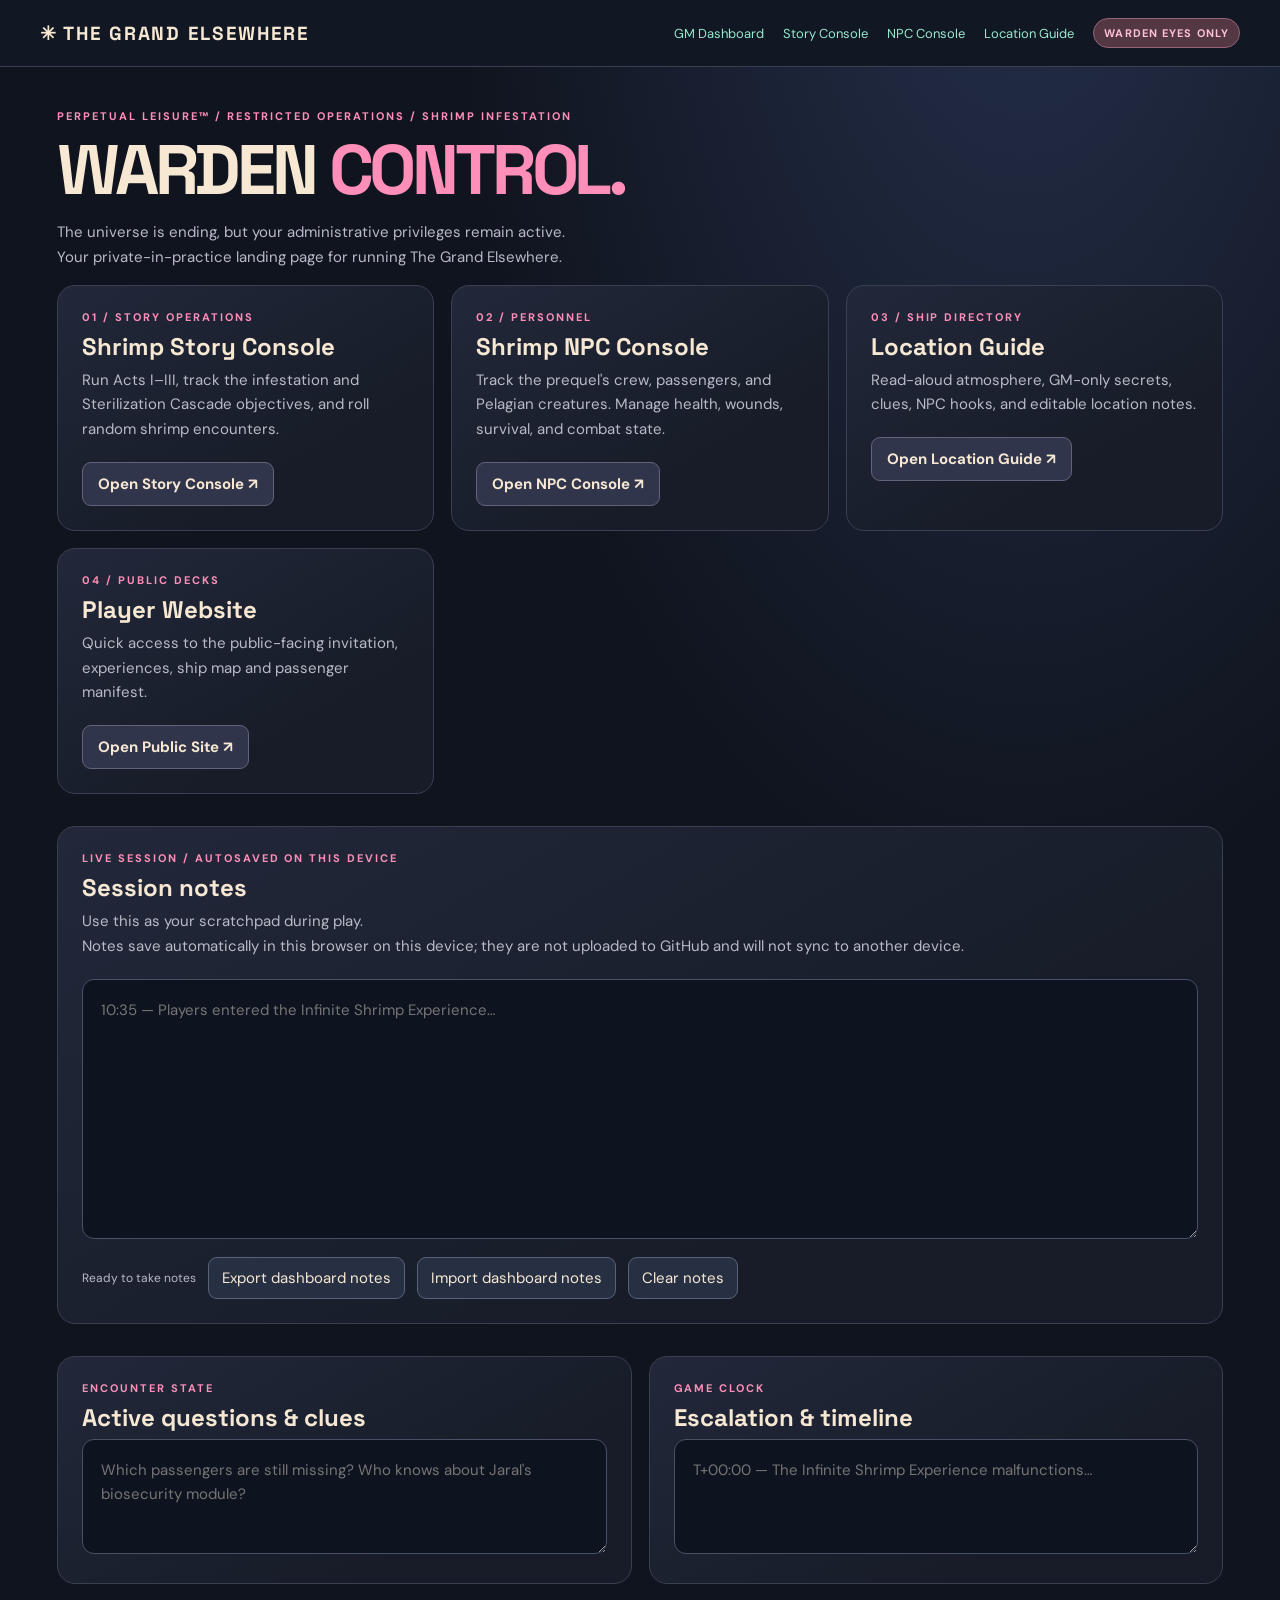
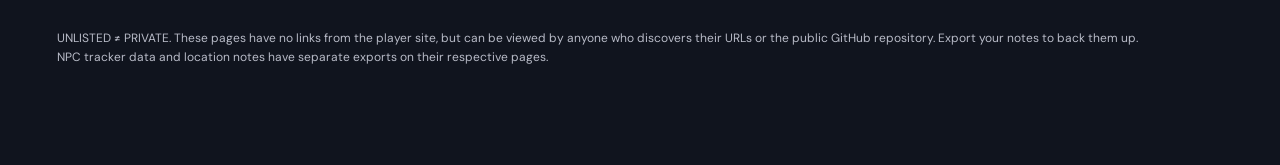
<file: gm-dash_old3.html>
<!doctype html>
<html lang="en">
<head>
<meta charset="utf-8">
<meta name="viewport" content="width=device-width,initial-scale=1">
<meta name="robots" content="noindex,nofollow,noarchive">
<title>GM Dashboard — The Grand Elsewhere</title>
<style>
@import url('https://fonts.googleapis.com/css2?family=DM+Sans:wght@400;500;600;700&family=Space+Grotesk:wght@400;500;600;700&display=swap');
:root{--bg:#10141e;--panel:#191f2b;--line:#394052;--cream:#f7e8d3;--muted:#b8bbc7;--pink:#ff8eb9;--gold:#edce86;--mint:#98e8ce}
*{box-sizing:border-box}body{margin:0;background:radial-gradient(ellipse at 80% -10%,#25304c,transparent 40%),var(--bg);color:var(--cream);font:15px 'DM Sans',sans-serif}
a{color:var(--mint);text-decoration:none}a:hover{text-decoration:underline}button,input,textarea{font:inherit}button{cursor:pointer}
header{border-bottom:1px solid var(--line);padding:18px max(20px,calc((100vw - 1200px)/2));display:flex;gap:16px;flex-wrap:wrap;align-items:center;justify-content:space-between;background:#121823;position:sticky;top:0;z-index:5}
.brand{font:700 19px 'Space Grotesk';letter-spacing:.09em}.links{display:flex;gap:19px;align-items:center;flex-wrap:wrap;font-size:13px}
.tag{background:#533743;color:#ffc0d5;padding:7px 10px;border:1px solid #966277;border-radius:30px;font-size:11px;font-weight:700;letter-spacing:.1em}
main{max-width:1210px;margin:auto;padding:42px 22px 85px}.eyebrow{color:var(--pink);letter-spacing:.18em;font-size:11px;font-weight:700;text-transform:uppercase}
h1{font:700 clamp(37px,6vw,70px)/1 'Space Grotesk';letter-spacing:-.06em;margin:12px 0}h1 em{font-style:normal;color:var(--pink)}h2{font:700 24px 'Space Grotesk';margin:8px 0 16px}p{line-height:1.65;color:var(--muted)}.lede{max-width:830px}
.grid{display:grid;grid-template-columns:repeat(auto-fit,minmax(min(100%,320px),1fr));gap:17px}
.panel,.location{border:1px solid var(--line);border-radius:18px;background:linear-gradient(150deg,#22283a,#171c28 70%);padding:24px}.panel h2{margin:7px 0 6px}.panel p{margin:0 0 20px}
.action{display:inline-block;background:#30354b;border:1px solid #62637a;border-radius:9px;padding:11px 15px;font-weight:700;color:var(--cream)}.action:hover{background:#45435e;text-decoration:none}
section{margin-top:32px}.textarea{width:100%;min-height:260px;resize:vertical;background:#0d1420;color:var(--cream);border:1px solid #485166;border-radius:12px;padding:18px;line-height:1.65;outline-color:var(--mint)}.smallarea{min-height:115px}
.row{display:flex;gap:12px;flex-wrap:wrap;align-items:center}.btn{border:1px solid #59627a;border-radius:9px;background:#273043;color:var(--cream);padding:10px 13px}.btn:hover{border-color:var(--pink)}.meta{font-size:12px;color:var(--muted)}.divider{border-top:1px solid var(--line);margin:26px 0}.helper{color:var(--gold);font-size:12px}.search{width:100%;max-width:440px;border-radius:11px;background:#171f2b;color:var(--cream);border:1px solid var(--line);padding:13px 16px}.locgrid{display:grid;grid-template-columns:repeat(auto-fit,minmax(min(100%,340px),1fr));gap:15px}.location h2{font-size:23px}.location h3{font-size:11px;letter-spacing:.15em;color:var(--mint);margin:20px 0 5px;text-transform:uppercase}.location p{margin:5px 0 12px;font-size:13px}.pill{font-size:10px;letter-spacing:.12em;color:var(--gold);font-weight:700}.location details{border-top:1px solid var(--line);margin-top:17px;padding-top:12px}.location summary{cursor:pointer;color:var(--pink);font-weight:700}.location textarea{width:100%;min-height:83px;background:#0e1420;color:var(--cream);border:1px solid #485166;border-radius:9px;padding:11px;margin-top:12px}.footer{margin-top:45px;font-size:12px;color:var(--muted)}
@media(max-width:600px){header{position:relative}}
</style>
</head>
<body>
<header><div class="brand">✳ THE GRAND ELSEWHERE</div><nav class="links"><a href="gm-dash.html">GM Dashboard</a><a href="shrimp_story_console.html">Story Console</a><a href="shrimp_npc_console.html">NPC Console</a><a href="gm-locations.html">Location Guide</a><span class="tag">WARDEN EYES ONLY</span></nav></header>
<main>
<div class="eyebrow">Perpetual Leisure™ / Restricted Operations / Shrimp Infestation</div>
<h1>WARDEN <em>CONTROL.</em></h1>
<p class="lede">The universe is ending, but your administrative privileges remain active.<br>Your private-in-practice landing page for running The Grand Elsewhere.</p>
<div class="grid">
<article class="panel"><div class="eyebrow">01 / Story Operations</div><h2>Shrimp Story Console</h2><p>Run Acts I–III, track the infestation and Sterilization Cascade objectives, and roll random shrimp encounters.</p><a class="action" href="shrimp_story_console.html">Open Story Console ↗</a></article>
<article class="panel"><div class="eyebrow">02 / Personnel</div><h2>Shrimp NPC Console</h2><p>Track the prequel's crew, passengers, and Pelagian creatures. Manage health, wounds, survival, and combat state.</p><a class="action" href="shrimp_npc_console.html">Open NPC Console ↗</a></article>
<article class="panel"><div class="eyebrow">03 / Ship Directory</div><h2>Location Guide</h2><p>Read-aloud atmosphere, GM-only secrets, clues, NPC hooks, and editable location notes.</p><a class="action" href="gm-locations.html">Open Location Guide ↗</a></article>
<article class="panel"><div class="eyebrow">04 / Public Decks</div><h2>Player Website</h2><p>Quick access to the public-facing invitation, experiences, ship map and passenger manifest.</p><a class="action" href="index.html">Open Public Site ↗</a></article>
</div>
<section class="panel"><div class="eyebrow">Live Session / Autosaved on this device</div><h2>Session notes</h2><p>Use this as your scratchpad during play.<br>Notes save automatically in this browser on this device; they are not uploaded to GitHub and will not sync to another device.</p><textarea class="textarea" id="notes" placeholder="10:35 — Players entered the Infinite Shrimp Experience…"></textarea><div class="row" style="margin-top:13px"><span id="status" class="meta" aria-live="polite">Ready to take notes</span><button class="btn" id="export">Export dashboard notes</button><button class="btn" id="import">Import dashboard notes</button><input id="file" type="file" accept="application/json,.json" hidden><button class="btn" id="clear">Clear notes</button></div></section>
<section class="grid"><article class="panel"><div class="eyebrow">Encounter state</div><h2>Active questions &amp; clues</h2><textarea class="textarea smallarea" id="clues" placeholder="Which passengers are still missing? Who knows about Jaral's biosecurity module?"></textarea></article><article class="panel"><div class="eyebrow">Game clock</div><h2>Escalation &amp; timeline</h2><textarea class="textarea smallarea" id="timeline" placeholder="T+00:00 — The Infinite Shrimp Experience malfunctions…"></textarea></article></section>
<p class="footer">UNLISTED ≠ PRIVATE. These pages have no links from the player site, but can be viewed by anyone who discovers their URLs or the public GitHub repository. Export your notes to back them up.<br>NPC tracker data and location notes have separate exports on their respective pages.</p>
</main>
<script>
const K='grand_elsewhere_dashboard_v1';let d={};try{d=JSON.parse(localStorage.getItem(K)||'{}')}catch{};
const ids=['notes','clues','timeline'];for(const id of ids){const el=document.getElementById(id);el.value=d[id]||'';el.addEventListener('input',()=>{d[id]=el.value;try{localStorage.setItem(K,JSON.stringify(d));document.getElementById('status').textContent='Saved locally ✓'}catch{document.getElementById('status').textContent='Save failed — export your notes'}})}
document.getElementById('export').onclick=()=>{const a=document.createElement('a'),u=URL.createObjectURL(new Blob([JSON.stringify({version:1,sections:d},null,2)],{type:'application/json'}));a.href=u;a.download='grand-elsewhere-dashboard-notes.json';a.click();setTimeout(()=>URL.revokeObjectURL(u),1500)};
document.getElementById('import').onclick=()=>document.getElementById('file').click();document.getElementById('file').onchange=async e=>{const f=e.target.files[0];if(!f)return;try{const obj=JSON.parse(await f.text());if(!obj.sections||typeof obj.sections!=='object')throw Error('Invalid notes file');if(!confirm('Replace the dashboard notes on this device with the imported notes?'))return;d={};for(const id of ids){d[id]=String(obj.sections[id]||'');document.getElementById(id).value=d[id]}localStorage.setItem(K,JSON.stringify(d));document.getElementById('status').textContent='Notes imported'}catch(err){alert('Import failed: '+err.message)}e.target.value=''};
document.getElementById('clear').onclick=()=>{if(confirm('Permanently clear all three dashboard note fields on this device?')){d={};for(const id of ids)document.getElementById(id).value='';localStorage.removeItem(K);document.getElementById('status').textContent='Notes cleared'}};
</script>
</body></html>
</file>
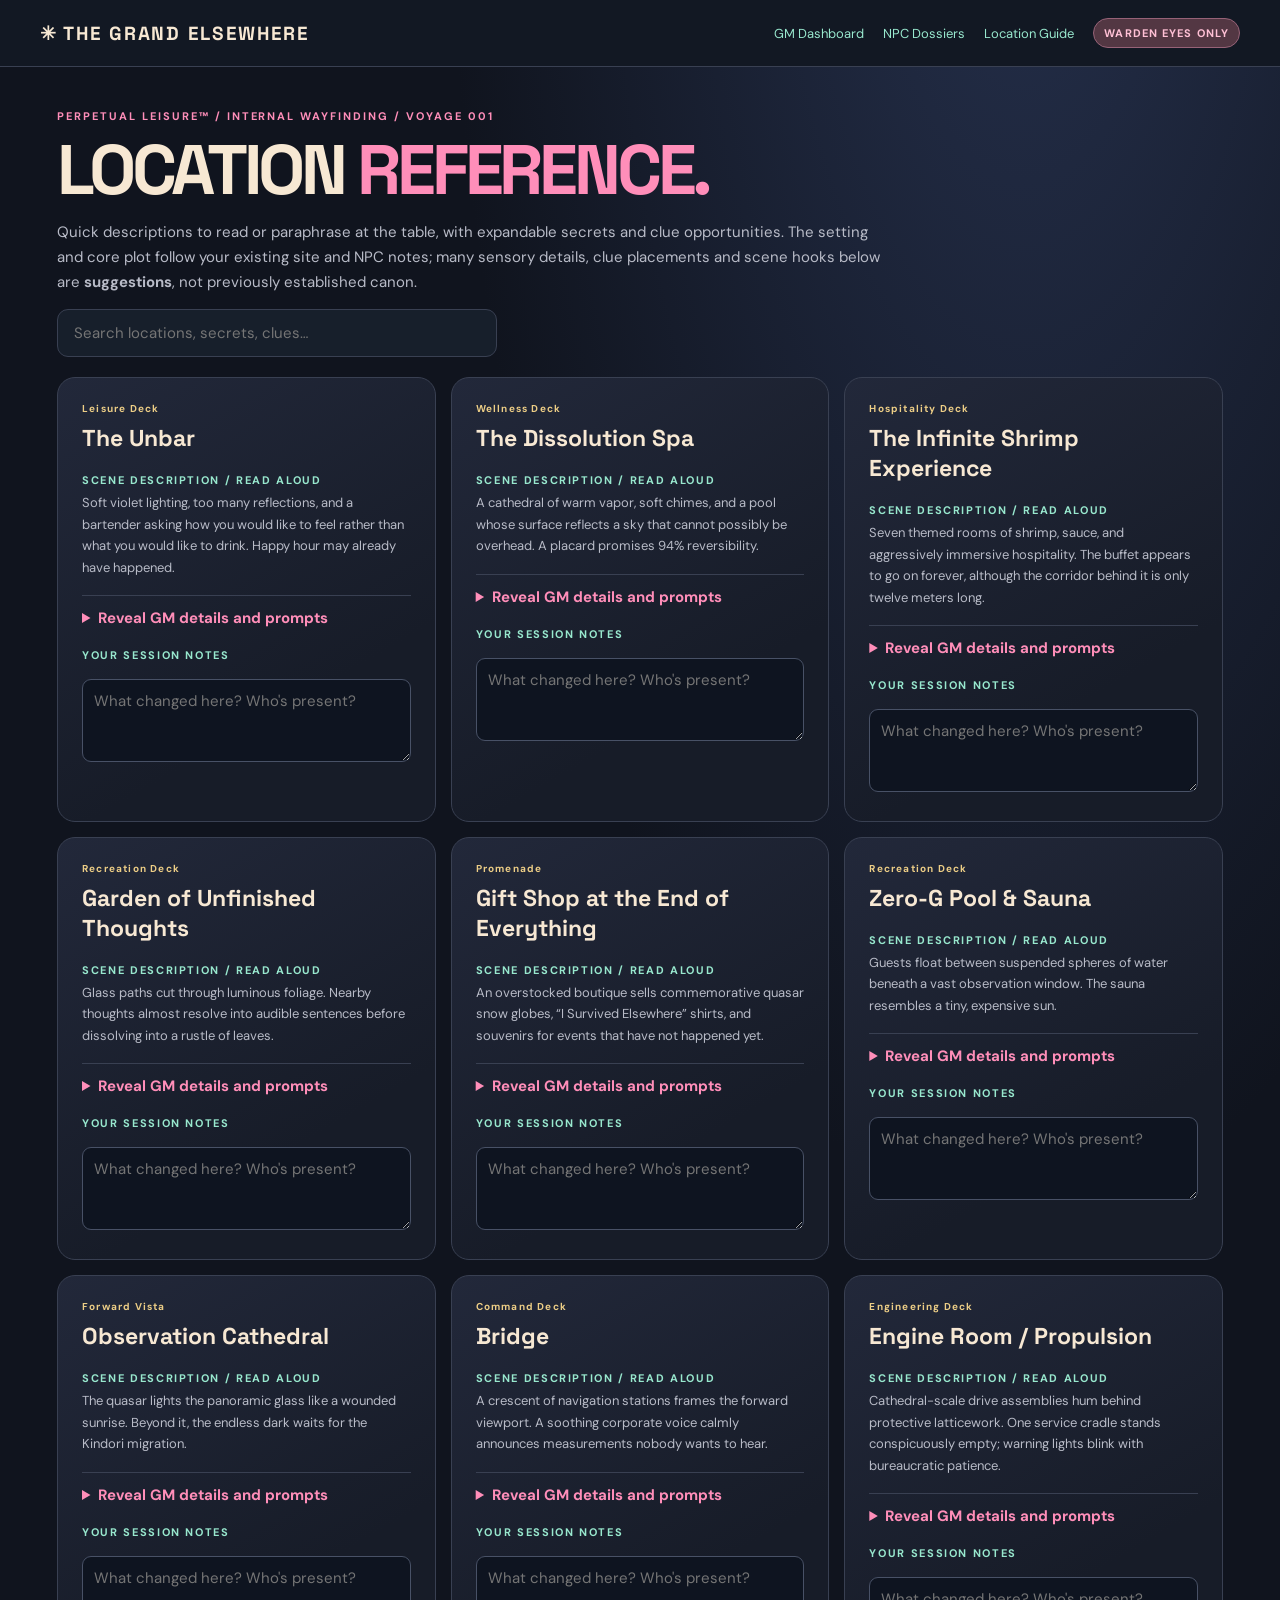
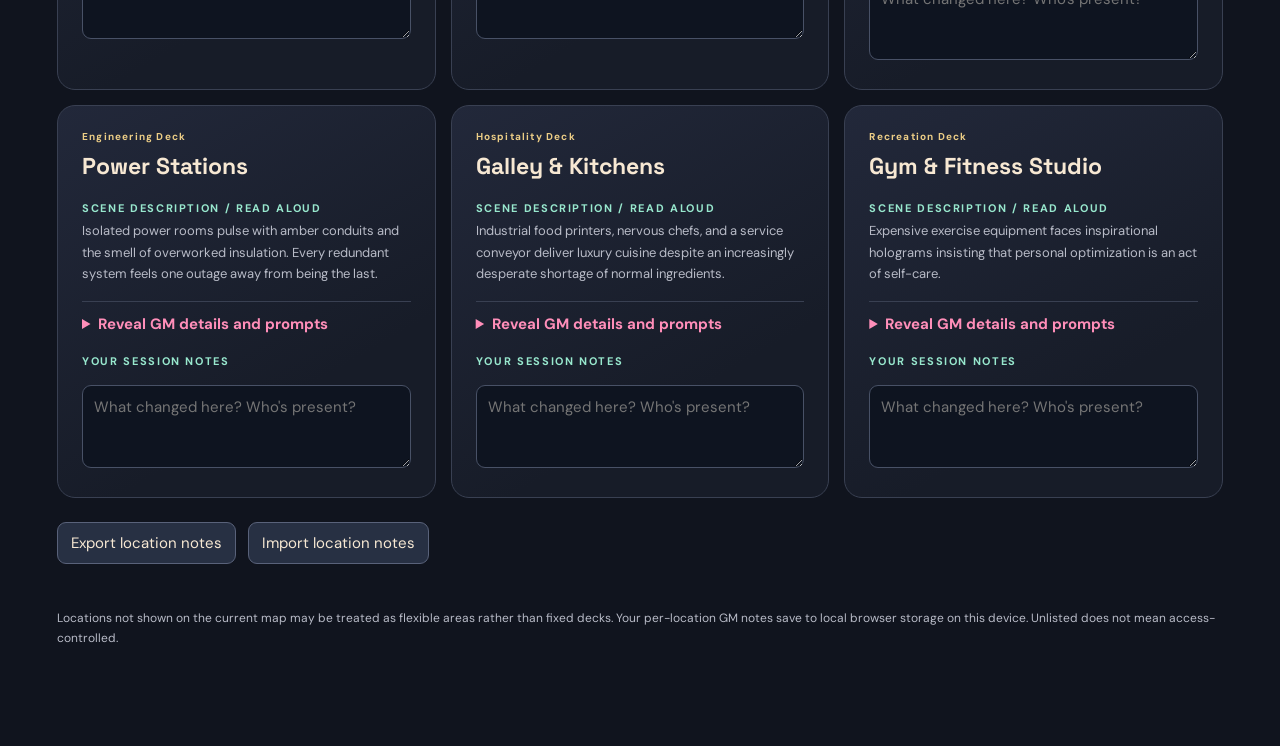
<file: gm-locations.html>
<!doctype html><html lang="en"><head><meta charset="utf-8"><meta name="viewport" content="width=device-width,initial-scale=1"><meta name="robots" content="noindex,nofollow,noarchive"><title>GM Location Guide — The Grand Elsewhere</title><style>@import url('https://fonts.googleapis.com/css2?family=DM+Sans:wght@400;500;600;700&family=Space+Grotesk:wght@400;500;600;700&display=swap');:root{--bg:#10141e;--panel:#191f2b;--line:#394052;--cream:#f7e8d3;--muted:#b8bbc7;--pink:#ff8eb9;--gold:#edce86;--mint:#98e8ce}*{box-sizing:border-box}body{margin:0;background:radial-gradient(ellipse at 80% -10%,#25304c,transparent 40%),var(--bg);color:var(--cream);font:15px 'DM Sans',sans-serif}a{color:var(--mint);text-decoration:none}a:hover{text-decoration:underline}button,input,textarea{font:inherit}button{cursor:pointer}header{border-bottom:1px solid var(--line);padding:18px max(20px,calc((100vw - 1200px)/2));display:flex;gap:16px;flex-wrap:wrap;align-items:center;justify-content:space-between;background:#121823;position:sticky;top:0;z-index:5}.brand{font:700 19px 'Space Grotesk';letter-spacing:.09em}.links{display:flex;gap:19px;align-items:center;flex-wrap:wrap;font-size:13px}.tag{background:#533743;color:#ffc0d5;padding:7px 10px;border:1px solid #966277;border-radius:30px;font-size:11px;font-weight:700;letter-spacing:.1em}main{max-width:1210px;margin:auto;padding:42px 22px 85px}.eyebrow{color:var(--pink);letter-spacing:.18em;font-size:11px;font-weight:700;text-transform:uppercase}h1{font:700 clamp(37px,6vw,70px)/1 'Space Grotesk';letter-spacing:-.06em;margin:12px 0}h1 em{font-style:normal;color:var(--pink)}h2{font:700 24px 'Space Grotesk';margin:8px 0 16px}p{line-height:1.65;color:var(--muted)}.lede{max-width:830px}.grid{display:grid;grid-template-columns:repeat(auto-fit,minmax(min(100%,320px),1fr));gap:17px}.panel,.location{border:1px solid var(--line);border-radius:18px;background:linear-gradient(150deg,#22283a,#171c28 70%);padding:24px}.panel h2{margin:7px 0 6px}.panel p{margin:0 0 20px}.action{display:inline-block;background:#30354b;border:1px solid #62637a;border-radius:9px;padding:11px 15px;font-weight:700;color:var(--cream)}.action:hover{background:#45435e;text-decoration:none}section{margin-top:32px}.textarea{width:100%;min-height:260px;resize:vertical;background:#0d1420;color:var(--cream);border:1px solid #485166;border-radius:12px;padding:18px;line-height:1.65;outline-color:var(--mint)}.smallarea{min-height:115px}.row{display:flex;gap:12px;flex-wrap:wrap;align-items:center}.btn{border:1px solid #59627a;border-radius:9px;background:#273043;color:var(--cream);padding:10px 13px}.btn:hover{border-color:var(--pink)}.meta{font-size:12px;color:var(--muted)}.divider{border-top:1px solid var(--line);margin:26px 0}.helper{color:var(--gold);font-size:12px}.search{width:100%;max-width:440px;border-radius:11px;background:#171f2b;color:var(--cream);border:1px solid var(--line);padding:13px 16px}.locgrid{display:grid;grid-template-columns:repeat(auto-fit,minmax(min(100%,340px),1fr));gap:15px}.location h2{font-size:23px}.location h3{font-size:11px;letter-spacing:.15em;color:var(--mint);margin:20px 0 5px;text-transform:uppercase}.location p{margin:5px 0 12px;font-size:13px}.pill{font-size:10px;letter-spacing:.12em;color:var(--gold);font-weight:700}.location details{border-top:1px solid var(--line);margin-top:17px;padding-top:12px}.location summary{cursor:pointer;color:var(--pink);font-weight:700}.location textarea{width:100%;min-height:83px;background:#0e1420;color:var(--cream);border:1px solid #485166;border-radius:9px;padding:11px;margin-top:12px}.footer{margin-top:45px;font-size:12px;color:var(--muted)}@media(max-width:600px){header{position:relative}}</style></head><body><header><div class="brand">✳ THE GRAND ELSEWHERE</div><nav class="links"><a href="gm-dash.html">GM Dashboard</a><a href="grand_elsewhere_gm.html">NPC Dossiers</a><a href="gm-locations.html">Location Guide</a><span class="tag">WARDEN EYES ONLY</span></nav></header><main><div class="eyebrow">Perpetual Leisure™ / Internal Wayfinding / Voyage 001</div><h1>LOCATION <em>REFERENCE.</em></h1><p class="lede">Quick descriptions to read or paraphrase at the table, with expandable secrets and clue opportunities. The setting and core plot follow your existing site and NPC notes; many sensory details, clue placements and scene hooks below are <strong>suggestions</strong>, not previously established canon.</p><input class="search" id="search" placeholder="Search locations, secrets, clues…" aria-label="Search locations"><div style="height:20px"></div><div class="locgrid" id="locations"></div><div class="row" style="margin-top:24px"><button class="btn" id="export">Export location notes</button><button class="btn" id="import">Import location notes</button><input type="file" id="file" accept="application/json,.json" hidden></div><p class="footer">Locations not shown on the current map may be treated as flexible areas rather than fixed decks. Your per-location GM notes save to local browser storage on this device. Unlisted does not mean access-controlled.</p></main><script>const LOCS=[["The Unbar", "Leisure Deck", "Soft violet lighting, too many reflections, and a bartender asking how you would like to feel rather than what you would like to drink. Happy hour may already have happened.", "Mood-responsive drinks; temporal irregularities are an established part of the advertised experience.", "A receipt bears a timestamp from tomorrow. A staff member mentions an unusual guest who asked for technical schematics.", "Jaral tries to contain rumors; Martin Fontaine starts recruiting his posse here."], ["The Dissolution Spa", "Wellness Deck", "A cathedral of warm vapor, soft chimes, and a pool whose surface reflects a sky that cannot possibly be overhead. A placard promises 94% reversibility.", "Primary locus of the entity attempting to enter reality. Silana mistakes its influence for transcendence; Jaral covered up earlier anomalies.", "Guest testimonials use the same impossible phrase. The spa draws anomalous power even while ostensibly offline.", "Silana is receptive to questions that sound spiritual; Dr. Vey may watch from a distance."], ["The Infinite Shrimp Experience", "Hospitality Deck", "Seven themed rooms of shrimp, sauce, and aggressively immersive hospitality. The buffet appears to go on forever, although the corridor behind it is only twelve meters long.", "A deliberately absurd attraction. Its bizarre geometry can foreshadow the larger reality disruption (suggested).", "A chef remembers a power interruption; a tray of shrimp appears to duplicate itself when nobody watches.", "Jaral insists this phenomenon is included in the premium package."], ["Garden of Unfinished Thoughts", "Recreation Deck", "Glass paths cut through luminous foliage. Nearby thoughts almost resolve into audible sentences before dissolving into a rustle of leaves.", "An optional surreal location; the garden is not established as the source of the entity.", "A plant repeats an overheard confession or fragments of a warning about the spa.", "Belle Fontaine seeks respite from Martin; the royals treat it as an art installation."], ["Gift Shop at the End of Everything", "Promenade", "An overstocked boutique sells commemorative quasar snow globes, “I Survived Elsewhere” shirts, and souvenirs for events that have not happened yet.", "Kitschy comic relief, with optional future-echo foreshadowing.", "A postcard depicts the ship with its propulsion housing empty.", "Prince Kingston tries to buy the entire shop and asks for the price of the emergency exits."], ["Zero-G Pool & Sauna", "Recreation Deck", "Guests float between suspended spheres of water beneath a vast observation window. The sauna resembles a tiny, expensive sun.", "A striking set piece: failed gravity control can turn a relaxing area into a kinetic hazard.", "A maintenance panel logs power spikes synchronous with spa treatments.", "Skrit Vex mistakes the emergency for a chance to impress his family."], ["Observation Cathedral", "Forward Vista", "The quasar lights the panoramic glass like a wounded sunrise. Beyond it, the endless dark waits for the Kindori migration.", "The planned voyage takes the ship close to the quasar; Captain Granite knows the route is within approvals but pushes safety margins.", "The navigation display shows the ship drifting beyond comfortable maneuvering reserves.", "Granite may be found insisting the excursion remains under control."], ["Bridge", "Command Deck", "A crescent of navigation stations frames the forward viewport. A soothing corporate voice calmly announces measurements nobody wants to hear.", "Captain Granite controls operations; S.E.C.U.R. can flag unusual passenger movements.", "Navigation logs establish the timing of the loss of propulsion and point toward engineering.", "Granite, S.E.C.U.R. and the bridge watch."], ["Engine Room / Propulsion", "Engineering Deck", "Cathedral-scale drive assemblies hum behind protective latticework. One service cradle stands conspicuously empty; warning lights blink with bureaucratic patience.", "Dr. Vey has sabotaged propulsion and taken a critical component. Its exact name, access method and repair requirements are not yet fixed.", "A removed component mounting and access records show deliberate tampering rather than an ordinary failure.", "Zelda Rook is furious; her technical knowledge is key to confirming sabotage."], ["Power Stations", "Engineering Deck", "Isolated power rooms pulse with amber conduits and the smell of overworked insulation. Every redundant system feels one outage away from being the last.", "Zelda has noticed impossible power fluctuations associated with the spa; her warnings were dismissed.", "Compare spa activity with the power fluctuations; an impossible load appears on a supposedly isolated circuit.", "An engineering technician can confirm when the fluctuations first began."], ["Galley & Kitchens", "Hospitality Deck", "Industrial food printers, nervous chefs, and a service conveyor deliver luxury cuisine despite an increasingly desperate shortage of normal ingredients.", "Possible staging ground for rumors, frightened crew and improvised supplies.", "A kitchen worker saw someone cross a service corridor at an odd hour.", "Martin interrogates staff as if conducting a fast-food inspection."], ["Gym & Fitness Studio", "Recreation Deck", "Expensive exercise equipment faces inspirational holograms insisting that personal optimization is an act of self-care.", "A quiet space that can become a barricade, chase route, or refuge during panic.", "A security sensor recorded movement during a supposed lockdown.", "S.E.C.U.R. makes dry observations about organic endurance."]];const K='grand_elsewhere_locations_v1';let saved={};try{saved=JSON.parse(localStorage.getItem(K)||'{}')}catch{};const esc=s=>String(s).replace(/[&<>"']/g,c=>({'&':'&amp;','<':'&lt;','>':'&gt;','"':'&quot;',"'":'&#39;'}[c]));const root=document.getElementById('locations');function render(){let q=document.getElementById('search').value.toLowerCase();const opened=[...root.querySelectorAll('details[open]')].map(d=>d.closest('article').dataset.name);root.innerHTML=LOCS.filter(l=>l.join(' ').toLowerCase().includes(q)).map(([name,deck,read,gm,clue,npc])=>`<article class="location" data-name="${esc(name)}"><div class="pill">${esc(deck)}</div><h2>${esc(name)}</h2><h3>Scene description / read aloud</h3><p>${esc(read)}</p><details ${opened.includes(name)?'open':''}><summary>Reveal GM details and prompts</summary><h3>Behind the scenes</h3><p>${esc(gm)}</p><h3>Possible clue</h3><p>${esc(clue)}</p><h3>NPC / scene hook</h3><p>${esc(npc)}</p></details><h3>Your session notes</h3><textarea data-note placeholder="What changed here? Who's present?">${esc(saved[name]||'')}</textarea></article>`).join('')}document.getElementById('search').oninput=render;root.addEventListener('input',e=>{if(e.target.matches('[data-note]')){saved[e.target.closest('article').dataset.name]=e.target.value;localStorage.setItem(K,JSON.stringify(saved))}});document.getElementById('export').onclick=()=>{let u=URL.createObjectURL(new Blob([JSON.stringify({version:1,notes:saved},null,2)],{type:'application/json'})),a=document.createElement('a');a.href=u;a.download='grand-elsewhere-location-notes.json';a.click();setTimeout(()=>URL.revokeObjectURL(u),1500)};document.getElementById('import').onclick=()=>document.getElementById('file').click();document.getElementById('file').onchange=async e=>{try{let o=JSON.parse(await e.target.files[0].text());if(!o.notes||typeof o.notes!=='object')throw Error('Invalid notes file');if(confirm('Replace current location notes?')){saved=o.notes;localStorage.setItem(K,JSON.stringify(saved));render()}}catch(err){alert(err.message)}e.target.value=''};render();</script></body></html>
</file>
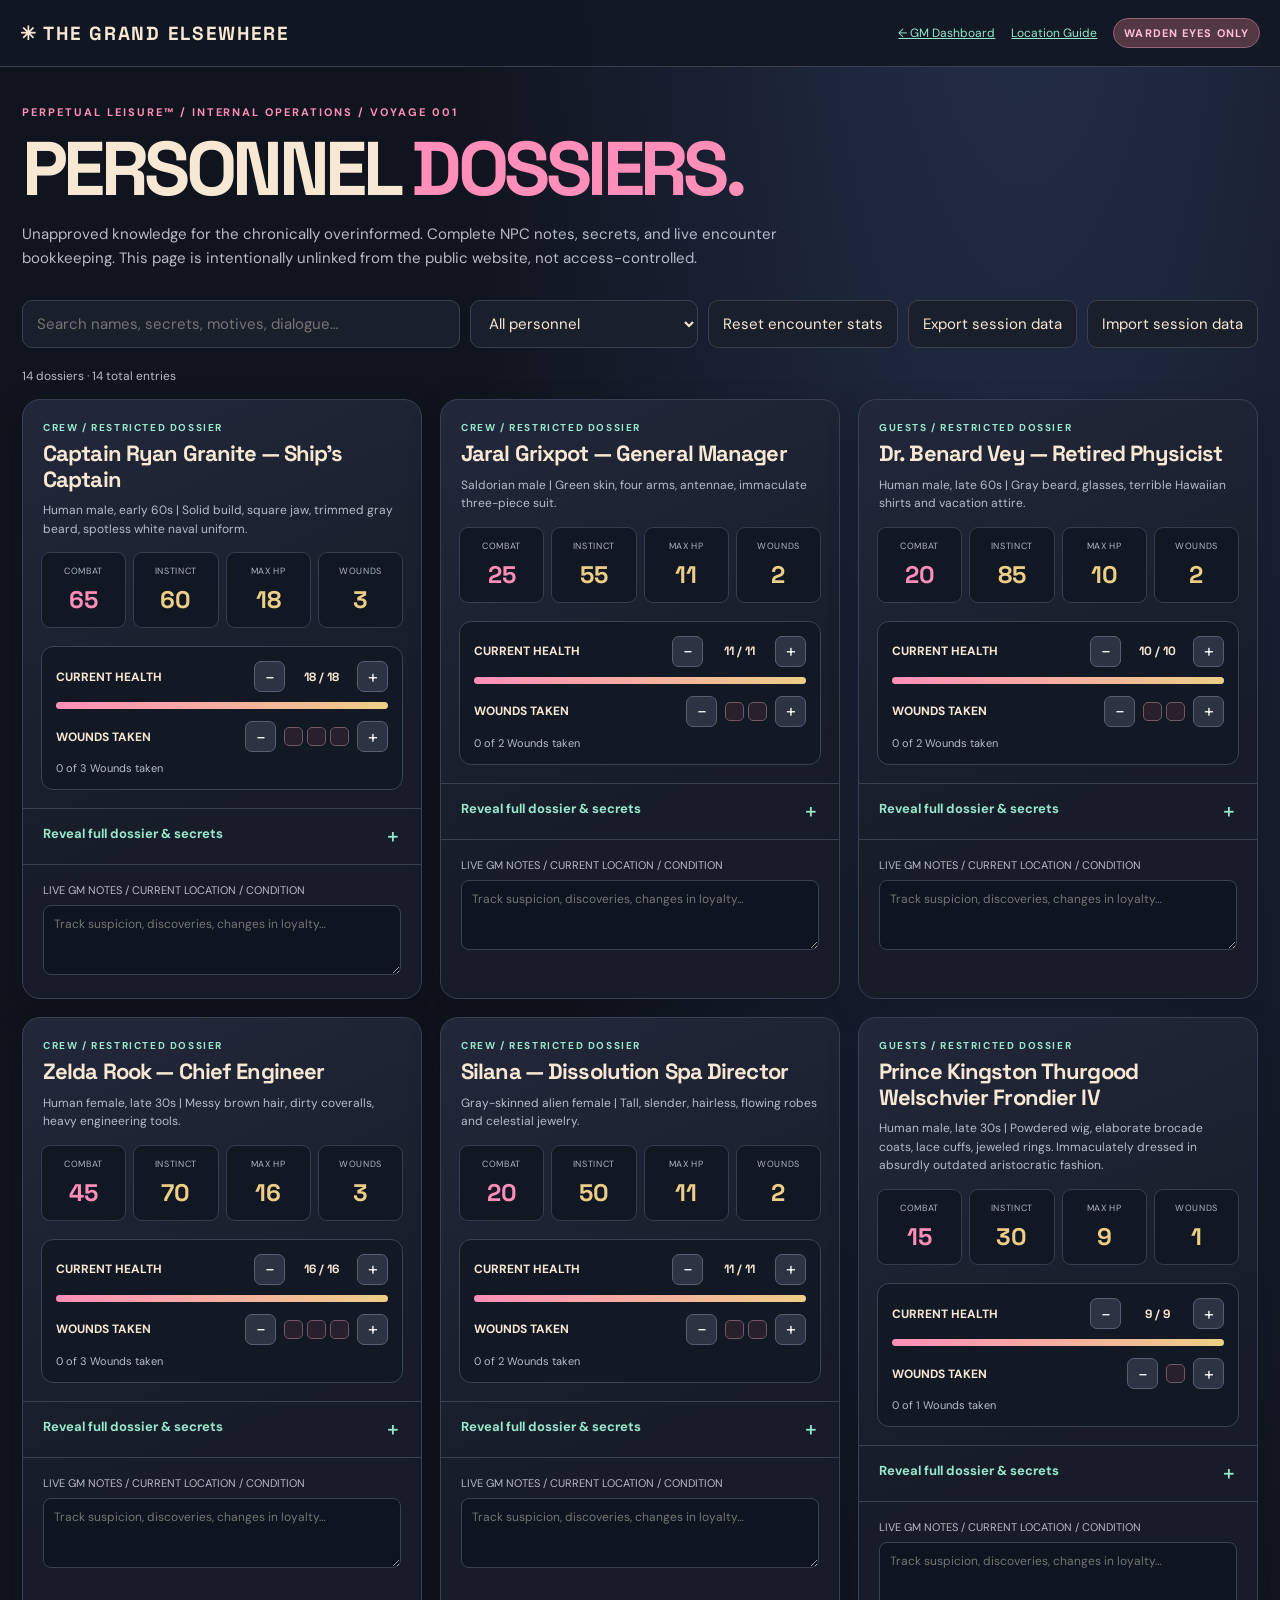
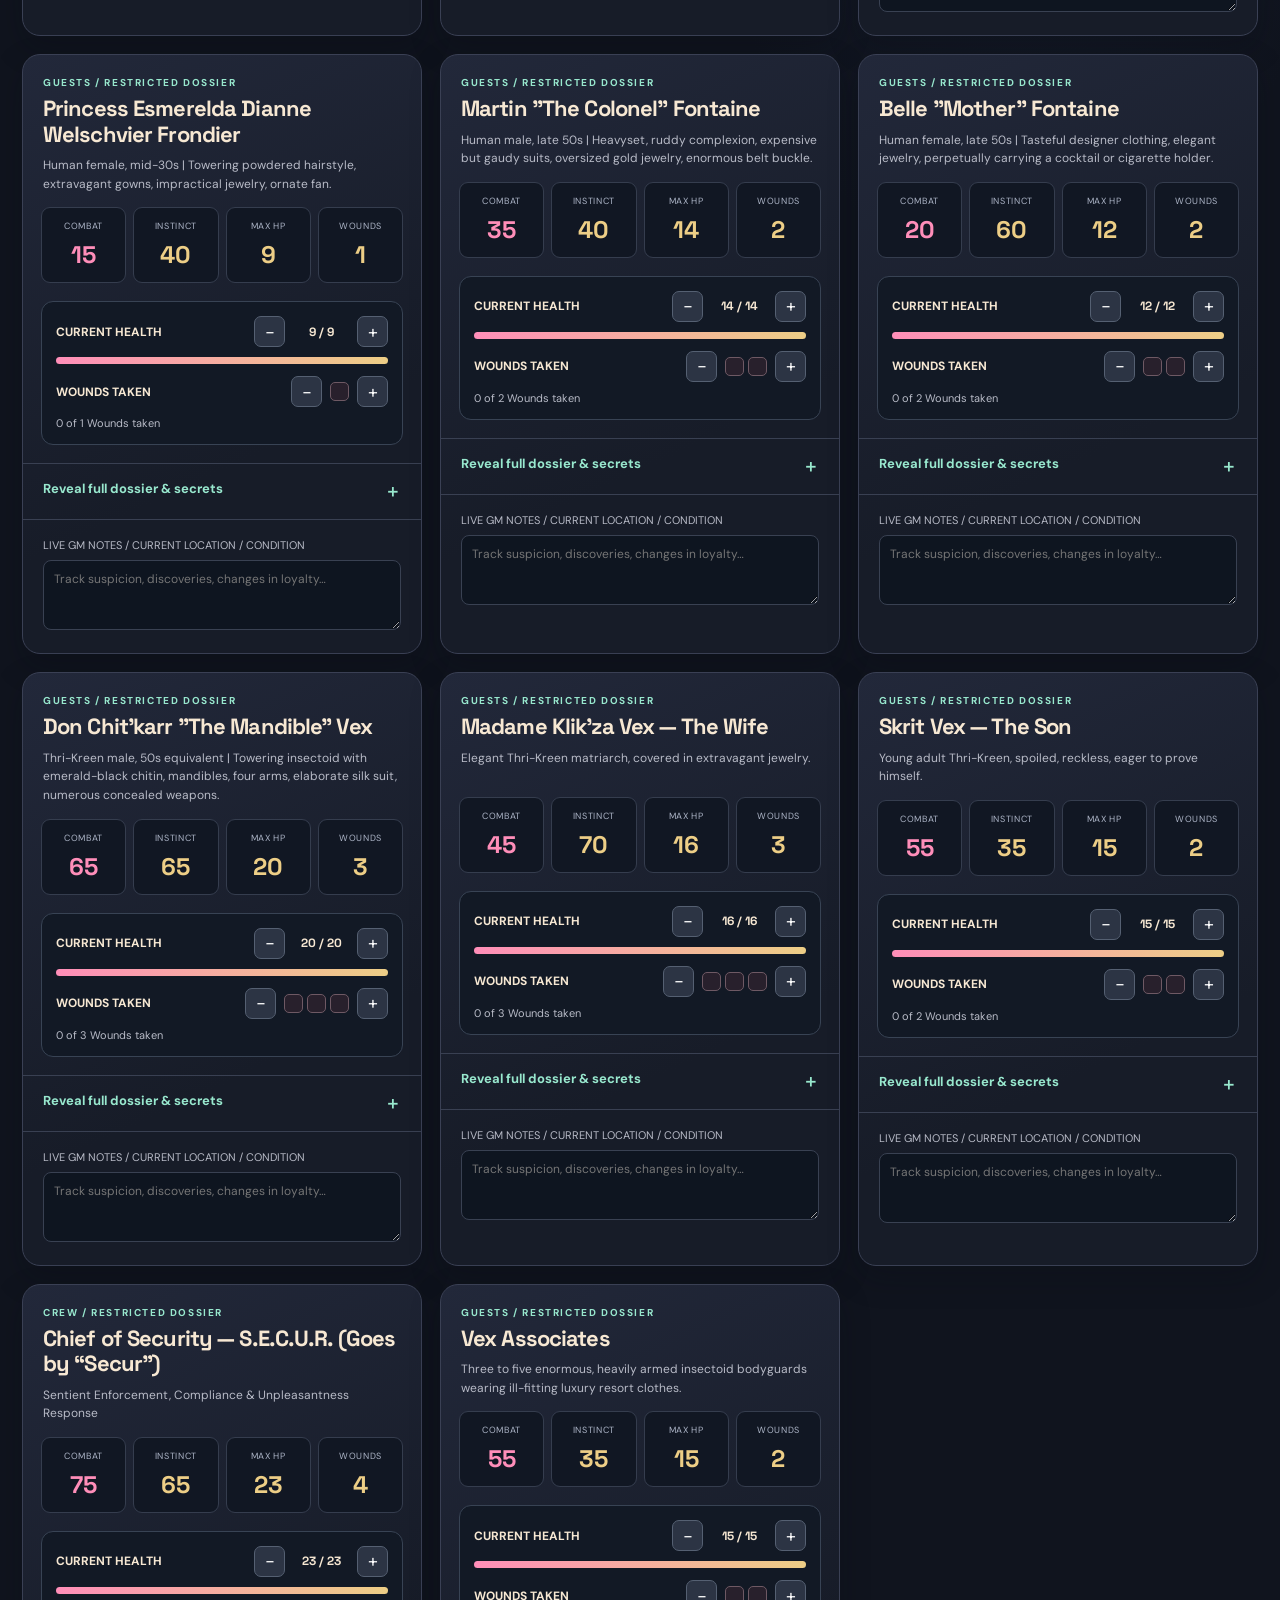
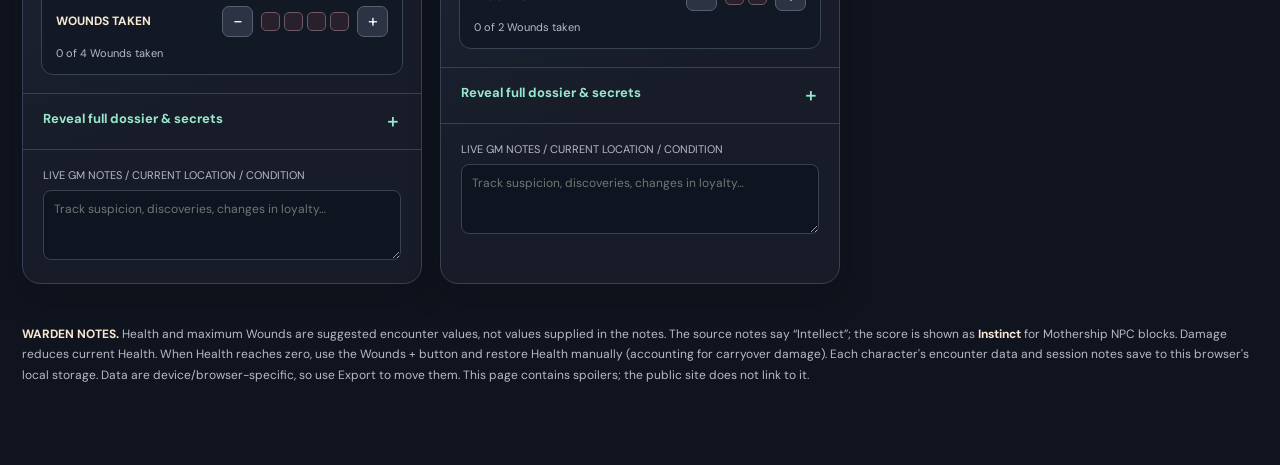
<file: grand_elsewhere_gm.html>
<!doctype html><html lang="en"><head><meta charset="utf-8"><meta name="viewport" content="width=device-width,initial-scale=1"><title>GM Command Console — The Grand Elsewhere</title><meta name="robots" content="noindex,nofollow,noarchive"><style>
@import url('https://fonts.googleapis.com/css2?family=DM+Sans:wght@400;500;600;700&family=Space+Grotesk:wght@400;500;600;700&display=swap');
:root{--bg:#10141e;--panel:#191f2b;--panel2:#222a38;--line:#394052;--cream:#f7e8d3;--muted:#b8bbc7;--pink:#ff8eb9;--gold:#edce86;--mint:#98e8ce;--red:#f58b89}*{box-sizing:border-box}body{margin:0;background:radial-gradient(ellipse at 80% -10%,#25304c 0,transparent 40%),var(--bg);color:var(--cream);font:15px 'DM Sans',sans-serif}a{color:var(--mint)}button,input,select,textarea{font:inherit}button{cursor:pointer}header{border-bottom:1px solid var(--line);padding:18px max(20px,calc((100vw - 1300px)/2));display:flex;align-items:center;justify-content:space-between;gap:16px;flex-wrap:wrap;background:#121823ed;position:sticky;top:0;z-index:5}.brand{font-family:'Space Grotesk';font-weight:700;font-size:19px;letter-spacing:.09em}.toplinks{display:flex;gap:16px;align-items:center;font-size:12px}.tag{background:#533743;color:#ffc0d5;padding:7px 10px;border:1px solid #966277;border-radius:30px;font-size:11px;font-weight:700;letter-spacing:.1em}main{max-width:1340px;margin:auto;padding:38px 22px 80px}.eyebrow{color:var(--pink);letter-spacing:.18em;font-weight:700;font-size:11px;text-transform:uppercase}.hero h1{font:700 clamp(36px,6vw,76px)/1 'Space Grotesk';letter-spacing:-.06em;margin:12px 0}.hero h1 em{color:var(--pink);font-style:normal}.hero p{color:var(--muted);max-width:770px;line-height:1.6}.toolbar{display:flex;gap:10px;flex-wrap:wrap;margin:30px 0 20px}.toolbar input,.toolbar select,.toolbar button{border:1px solid var(--line);border-radius:10px;background:var(--panel);color:var(--cream);padding:12px 14px}.toolbar input{flex:1;min-width:210px}.toolbar button:hover,.btn:hover{border-color:var(--pink)}.count{color:var(--muted);font-size:12px;margin-bottom:15px}.grid{display:grid;grid-template-columns:repeat(auto-fit,minmax(min(100%,370px),1fr));gap:18px}.npc{background:linear-gradient(155deg,#22283a,#171c28 65%);border:1px solid #3a4054;border-radius:18px;overflow:hidden;box-shadow:0 12px 30px #080b1240}.npc-head{padding:21px 20px 14px}.role{font-size:10px;letter-spacing:.16em;color:var(--mint);font-weight:700;text-transform:uppercase}.npc h2{font:700 22px/1.16 'Space Grotesk';letter-spacing:-.04em;margin:7px 0 9px}.desc{font-size:12px;line-height:1.55;color:var(--muted);min-height:34px}.statbar{display:grid;grid-template-columns:repeat(4,minmax(0,1fr));gap:7px;padding:0 18px 18px}.stat{background:#111723;border:1px solid #353d4e;border-radius:9px;padding:12px 5px;text-align:center}.stat label{display:block;color:#adb5c7;font-size:9px;letter-spacing:.07em;text-transform:uppercase;margin-bottom:7px}.stat strong{font:700 24px 'Space Grotesk';color:var(--gold)}.stat input{width:100%;min-width:0;background:transparent;border:0;color:var(--gold);font:700 23px 'Space Grotesk';text-align:center;outline:0}.combat{color:var(--pink)!important}.track{margin:0 18px 18px;background:#121925;padding:14px;border:1px solid #384354;border-radius:12px}.tracktop{display:flex;justify-content:space-between;align-items:center;margin-bottom:10px;font-size:12px}.controls{display:flex;gap:8px;align-items:center}.controls button{width:31px;height:31px;border-radius:7px;border:1px solid #556072;background:#2c3444;color:#fff;font-size:18px}.controls strong{min-width:56px;text-align:center;font-family:'Space Grotesk'}.meter{height:7px;background:#3b2934;border-radius:8px;overflow:hidden}.meter span{display:block;height:100%;background:linear-gradient(90deg,var(--pink),var(--gold));transition:width .15s}.woundrow{display:flex;justify-content:space-between;align-items:center;gap:10px;margin-top:12px}.woundmarks{display:flex;gap:4px}.woundmarks span{display:inline-flex;width:19px;height:19px;border-radius:5px;border:1px solid #6e5964;background:#28202c}.woundmarks .filled{background:var(--red);border-color:var(--red)}.status{margin-top:9px;color:var(--muted);font-size:11px}.status.danger{color:#ff9d9d}details{border-top:1px solid var(--line)}summary{list-style:none;cursor:pointer;padding:16px 20px;font-weight:700;color:var(--mint);font-size:13px;display:flex;justify-content:space-between}summary::-webkit-details-marker{display:none}summary:after{content:'＋';font-size:17px}details[open] summary:after{content:'−'}.notes{padding:0 20px 20px}.notes p{margin:12px 0;line-height:1.55;font-size:13px}.notes p b{color:var(--gold)}.bottom{padding:18px 20px;border-top:1px solid var(--line)}.bottom textarea{width:100%;min-height:70px;resize:vertical;background:#0e1520;border:1px solid #394152;color:var(--cream);padding:10px;border-radius:8px;font-size:12px}.bottom label{display:block;color:var(--muted);font-size:11px;margin-bottom:8px}.foot{margin-top:40px;color:var(--muted);font-size:12px;line-height:1.7}.foot strong{color:var(--cream)}@media(max-width:600px){.statbar{grid-template-columns:repeat(4,minmax(0,1fr))}.stat strong{font-size:20px}header{position:relative}.hero h1{font-size:43px}}
</style></head><body><header><div class="brand">✳ THE GRAND ELSEWHERE</div><div class="toplinks"><a href="gm-dash.html">← GM Dashboard</a> <a href="gm-locations.html">Location Guide</a><span class="tag">WARDEN EYES ONLY</span></div></header><main><section class="hero"><div class="eyebrow">Perpetual Leisure™ / Internal Operations / Voyage 001</div><h1>PERSONNEL <em>DOSSIERS.</em></h1><p>Unapproved knowledge for the chronically overinformed. Complete NPC notes, secrets, and live encounter bookkeeping. This page is intentionally unlinked from the public website, not access-controlled.</p></section><div class="toolbar"><input id="search" placeholder="Search names, secrets, motives, dialogue…" aria-label="Search NPCs"><select id="filter" aria-label="Filter group"><option value="All">All personnel</option><option value="Crew">Crew</option><option value="Guests">Passengers & associates</option></select><button id="reset">Reset encounter stats</button><button id="export">Export session data</button><button id="import">Import session data</button><input id="importFile" type="file" accept="application/json" style="display:none"></div><div class="count" id="count"></div><section class="grid" id="grid"></section><div class="foot"><strong>WARDEN NOTES.</strong> Health and maximum Wounds are suggested encounter values, not values supplied in the notes. The source notes say “Intellect”; the score is shown as <strong>Instinct</strong> for Mothership NPC blocks. Damage reduces current Health. When Health reaches zero, use the Wounds + button and restore Health manually (accounting for carryover damage). Each character's encounter data and session notes save to this browser's local storage. Data are device/browser-specific, so use Export to move them. This page contains spoilers; the public site does not link to it.</div></main>
<script>
const NPCS=[{"name": "Captain Ryan Granite — Ship's Captain", "desc": "Human male, early 60s | Solid build, square jaw, trimmed gray beard, spotless white naval uniform.", "combat": 65, "instinct": 60, "health": 18, "wounds": 3, "group": "Crew", "notes": ["Personality: Gruff, disciplined, authoritative, perpetually irritated.", "Motivation: Keep the ship and passengers safe, maintain order.", "Secret: Knows the ship's proximity to the quasar pushes its safety margins, but the route is technically approved.", "Flaw: Rigid, controlling, slow to adapt to unconventional threats.", "Quirk: Despises frivolous entertainment and Jaral's antics. Expresses disappointment through prolonged silence.", "Catchphrase: \"I commanded warships for thirty years. None were as exhausting as this goddamned cruise.\""]}, {"name": "Jaral Grixpot — General Manager", "desc": "Saldorian male | Green skin, four arms, antennae, immaculate three-piece suit.", "combat": 25, "instinct": 55, "health": 11, "wounds": 2, "group": "Crew", "notes": ["Personality: Charming, theatrical, relentlessly cheerful. Believes every problem can be solved with hospitality.", "Motivation: Preserve the guest experience and the ship's reputation at all costs.", "Secret: Has covered up previous anomalies in the Dissolution Spa, believing them harmless.", "Flaw: Refuses to acknowledge serious problems until they become unavoidable. Can snap under pressure.", "Quirk: Constantly multitasks with four arms; reframes disasters as exclusive experiences.", "Catchphrase: \"I assure you, everything is proceeding exactly as intended!\""]}, {"name": "Dr. Benard Vey — Retired Physicist", "desc": "Human male, late 60s | Gray beard, glasses, terrible Hawaiian shirts and vacation attire.", "combat": 20, "instinct": 85, "health": 10, "wounds": 2, "group": "Guests", "notes": ["Personality: Eccentric, curious, intelligent, quietly anxious.", "Motivation: Investigate the Dissolution Spa technology he helped develop.", "Secret: Discovers an entity attempting to enter our reality. Sabotages the ship to ensure its destruction, believing this is the only way to prevent a universal catastrophe.", "Flaw: Obsessive and ruthlessly utilitarian. Will sacrifice everyone aboard to protect the universe.", "Quirk: Asks suspiciously technical questions while pretending to enjoy retirement.", "Catchphrase: \"I'm afraid you don't understand the scale of what we're dealing with.\""]}, {"name": "Zelda Rook — Chief Engineer", "desc": "Human female, late 30s | Messy brown hair, dirty coveralls, heavy engineering tools.", "combat": 45, "instinct": 70, "health": 16, "wounds": 3, "group": "Crew", "notes": ["Personality: Blunt, abrasive, fiercely competent, protective of her crew.", "Motivation: Keep the ship running and protect her engineering team.", "Secret: Has noticed impossible power fluctuations associated with the spa. Her concerns were dismissed.", "Flaw: Territorial about engineering; struggles to delegate or relinquish control.", "Quirk: Talks to machinery, swears constantly, and hates anyone touching her equipment.", "Catchphrase: \"Machines don't do that. So either someone's lying, or that isn't a machine.\""]}, {"name": "Silana — Dissolution Spa Director", "desc": "Gray-skinned alien female | Tall, slender, hairless, flowing robes and celestial jewelry.", "combat": 20, "instinct": 50, "health": 11, "wounds": 2, "group": "Crew", "notes": ["Personality: Serene, spiritual, compassionate, deeply earnest.", "Motivation: Help guests experience universal oneness through the Dissolution Spa.", "Secret: Has experienced contact with the entity and mistakes its influence for spiritual enlightenment.", "Flaw: Dangerously naive; interprets disturbing phenomena as signs of transcendence.", "Quirk: Speaks softly, pauses as if listening to something unseen, calls guests \"beautiful consciousnesses.\"", "Catchphrase: \"Fear is simply the ego resisting transcendence.\""]}, {"name": "Prince Kingston Thurgood Welschvier Frondier IV", "desc": "Human male, late 30s | Powdered wig, elaborate brocade coats, lace cuffs, jeweled rings. Immaculately dressed in absurdly outdated aristocratic fashion.", "combat": 15, "instinct": 30, "health": 9, "wounds": 1, "group": "Guests", "notes": ["Personality: Vapid, flamboyant, entitled, and blissfully unaware of his own stupidity.", "Motivation: Experience novel amusements worthy of his distinguished status.", "Background: Heir to an ancient aristocratic dynasty whose wealth is so old nobody remembers where it came from.", "Flaw: Cannot comprehend that something might happen without being arranged for his entertainment.", "Disaster response: Delighted by the apparent immersive murder-mystery experience. Offers prizes to anyone who can entertain him.", "Quirk: Applauds at inappropriate moments. Refers to everyone by their occupation rather than their name.", "Catchphrase: \"Marvelous! And tell me, are the screams part of the performance?\""]}, {"name": "Princess Esmerelda Dianne Welschvier Frondier", "desc": "Human female, mid-30s | Towering powdered hairstyle, extravagant gowns, impractical jewelry, ornate fan.", "combat": 15, "instinct": 40, "health": 9, "wounds": 1, "group": "Guests", "notes": ["Personality: Haughty, theatrical, casually cruel, and endlessly bored.", "Motivation: Escape the unbearable monotony of unimaginable wealth.", "Background: Married into the Welschvier Frondier dynasty. Has never performed a day of work in her life.", "Flaw: Views other people's suffering as an aesthetic experience.", "Disaster response: Initially loves the excitement. Becomes furious when the \"actors\" begin inconveniencing her.", "Quirk: Rates everything on a ten-point scale, including injuries, deaths, and explosions.", "Catchphrase: \"Oh, darling, how deliciously dreadful. Nine out of ten.\"", "Couple dynamic: Genuinely affectionate toward one another. They constantly compete to offer the most absurd interpretation of what's happening. They are far more dangerous through obliviousness than malice."]}, {"name": "Martin \"The Colonel\" Fontaine", "desc": "Human male, late 50s | Heavyset, ruddy complexion, expensive but gaudy suits, oversized gold jewelry, enormous belt buckle.", "combat": 35, "instinct": 40, "health": 14, "wounds": 2, "group": "Guests", "notes": ["Personality: Loud, crass, boastful, domineering. A self-made billionaire convinced his business success qualifies him to run everything.", "Motivation: Enjoy the luxuries his fortune affords while constantly reminding people how he earned it.", "Background: Founder of an interstellar fast-food empire specializing in genetically engineered meat products of questionable origin.", "Flaw: Overconfident and incapable of recognizing when he's out of his depth.", "Disaster response: Declares himself leader of the passengers, assembles an improvised posse, and begins investigating the sabotage. Inevitably makes things worse.", "Quirk: Constantly compares ship operations to running his restaurants. Calls everyone \"son,\" regardless of age or gender.", "Catchphrase: \"I didn't build a twelve-billion-credit chicken empire by sitting around waiting for somebody else to fix things!\"", "His restaurant empire: Colonel Fontaine's", "Serving ethically ambiguous protein across 400 inhabited systems.", "Possible menu items:", "The Chickensaurus Bucket: Twelve pieces of meat from a genetically engineered, six-legged poultry monstrosity.", "The Clucktopus Supreme: Chicken-octopus hybrid with eight delicious drumsticks.", "The Family Feast: Guaranteed to feed a family of four. Unspecified species."]}, {"name": "Belle \"Mother\" Fontaine", "desc": "Human female, late 50s | Tasteful designer clothing, elegant jewelry, perpetually carrying a cocktail or cigarette holder.", "combat": 20, "instinct": 60, "health": 12, "wounds": 2, "group": "Guests", "notes": ["Personality: Dry, pragmatic, long-suffering, quietly intelligent.", "Motivation: Have one peaceful vacation without Martin embarrassing them.", "Background: Married Martin before he became wealthy. Has endured decades of his increasingly ridiculous business ventures.", "Flaw: So exhausted by Martin's antics that she's slow to take genuine danger seriously.", "Disaster response: Initially refuses to get involved. Eventually becomes one of the few genuinely sensible people aboard.", "Quirk: Calls her husband \"Martin\" in a tone that immediately shuts him up. Rarely raises her voice.", "Catchphrase: \"Martin, for the love of God, let the professionals handle it.\"", "Couple dynamic: Martin adores Belle and genuinely fears disappointing her. Belle loves him but considers him an enormous idiot. She can deflate his grandiose speeches with a single word."]}, {"name": "Don Chit'karr \"The Mandible\" Vex", "desc": "Thri-Kreen male, 50s equivalent | Towering insectoid with emerald-black chitin, mandibles, four arms, elaborate silk suit, numerous concealed weapons.", "combat": 65, "instinct": 65, "health": 20, "wounds": 3, "group": "Guests", "notes": ["Personality: Polite, calculating, intimidatingly calm. Obsessed with respect and family.", "Motivation: Enjoy a luxurious family vacation while conducting entirely legitimate business.", "Background: Patriarch of a powerful interstellar criminal syndicate operating through shipping, waste management, and luxury hospitality.", "Flaw: Paranoid, vengeful, and incapable of believing anything happens by accident.", "Disaster response: Assumes the sabotage is an assassination attempt. Deploys his heavily armed underlings to identify and eliminate whoever is responsible.", "Quirk: Cleans his mandibles when irritated. Constantly insists he's a legitimate businessman.", "Catchphrase: \"My friend, I am a legitimate businessman. You insult me with these accusations.\"", "\"Chit'karr, darling, do stop threatening the staff. We are on holiday.\"", "\"Pop, just say the word. I'll take care of it.\""]}, {"name": "Madame Klik'za Vex — The Wife", "desc": "Elegant Thri-Kreen matriarch, covered in extravagant jewelry.", "combat": 45, "instinct": 70, "health": 16, "wounds": 3, "group": "Guests", "notes": ["More perceptive and ruthless than her husband.", "Treats the unfolding catastrophe as an irritating interruption to family time.", "Catchphrase: \"Chit'karr, darling, do stop threatening the staff. We are on holiday.\""]}, {"name": "Skrit Vex — The Son", "desc": "Young adult Thri-Kreen, spoiled, reckless, eager to prove himself.", "combat": 55, "instinct": 35, "health": 15, "wounds": 2, "group": "Guests", "notes": ["Carries several oversized pistols and a collection of expensive knives.", "Sees the disaster as an opportunity to demonstrate his worth to the family.", "Catchphrase: \"Pop, just say the word. I'll take care of it.\""]}, {"name": "Chief of Security — S.E.C.U.R. (Goes by “Secur”)", "desc": "Sentient Enforcement, Compliance & Unpleasantness Response", "combat": 75, "instinct": 65, "health": 23, "wounds": 4, "group": "Crew", "notes": ["Android, masculine-presenting | Sleek, expensive-looking humanoid chassis, brushed titanium face, glowing amber eyes, immaculate black security uniform. Permanently wears an expression of mild disappointment.", "Personality: Sardonic, flippant, deadpan. Incredibly competent but thoroughly unimpressed by organic life.", "Motivation: Maintain passenger safety and enforce ship regulations with the minimum possible inconvenience to himself.", "Background: Former corporate security android, reassigned to the Grand Elsewhere after an incident involving a senior executive, an airlock, and a disagreement over the definition of hostile workplace.", "Flaw: Takes regulations extremely literally when it suits him, but bends them whenever he considers the outcome sufficiently amusing.", "Secret: Has quietly compiled extensive security files on nearly every passenger, including suspicious activity by Dr. Vey. Initially dismisses his own findings as ordinary academic eccentricity.", "Disaster response: Remarkably calm and unexpectedly effective. Treats catastrophic emergencies like irritating customer-service requests. Becomes increasingly enthusiastic when emergency protocols finally authorize the use of force.", "Quirk: Delivers scathing observations in a soothing customer-service voice. Keeps a running tally of passenger stupidity.", "Catchphrase: \"I would ask everyone to remain calm, but frankly, your previous behavior suggests that would be wildly optimistic.\""]}, {"name": "Vex Associates", "desc": "Three to five enormous, heavily armed insectoid bodyguards wearing ill-fitting luxury resort clothes.", "combat": 55, "instinct": 35, "health": 15, "wounds": 2, "group": "Guests", "notes": ["They are conspicuously armed and exceptionally bad at pretending otherwise.", "All insist that they are employed in \"logistics.\"", "Suggested shared stat block; use a separate tracker for each bodyguard if needed."]}];
const KEY='grand_elsewhere_gm_v1';let state={};try{state=JSON.parse(localStorage.getItem(KEY)||'{}')}catch{};
const esc=s=>String(s??'').replace(/[&<>"']/g,c=>({'&':'&amp;','<':'&lt;','>':'&gt;','"':'&quot;',"'":'&#39;'}[c]));
const id=n=>n.name;const get=n=>state[id(n)]||(state[id(n)]={hp:n.health,w:0,notes:''});
const save=()=>localStorage.setItem(KEY,JSON.stringify(state));
function render(){const q=document.getElementById('search').value.toLowerCase(),f=document.getElementById('filter').value;const filtered=NPCS.filter(n=>(f==='All'||n.group===f)&&JSON.stringify(n).toLowerCase().includes(q));document.getElementById('count').textContent=`${filtered.length} dossier${filtered.length===1?'':'s'} · ${NPCS.length} total entries`;
document.getElementById('grid').innerHTML=filtered.map(n=>{const s=get(n),max=n.health;const notes=n.notes.map(t=>{const m=t.match(/^([^:]{2,30}):\s*(.*)$/);return `<p>${m?`<b>${esc(m[1])}:</b> ${esc(m[2])}`:esc(t)}</p>`}).join('');return `<article class="npc" data-id="${esc(id(n))}"><div class="npc-head"><div class="role">${esc(n.group)} / Restricted dossier</div><h2>${esc(n.name)}</h2><div class="desc">${esc(n.desc)}</div></div><div class="statbar"><div class="stat"><label>Combat</label><strong class="combat">${n.combat}</strong></div><div class="stat"><label>Instinct</label><strong>${n.instinct}</strong></div><div class="stat"><label>Max HP</label><strong>${n.health}</strong></div><div class="stat"><label>Wounds</label><strong>${n.wounds}</strong></div></div><div class="track"><div class="tracktop"><b>CURRENT HEALTH</b><div class="controls"><button data-action="hp" data-delta="-1" title="1 damage">−</button><strong>${s.hp} / ${max}</strong><button data-action="hp" data-delta="1" title="Heal 1">+</button></div></div><div class="meter"><span style="width:${Math.min(100,Math.max(0,100*s.hp/max))}%"></span></div><div class="woundrow"><b style="font-size:12px">WOUNDS TAKEN</b><div class="controls"><button data-action="w" data-delta="-1">−</button><div class="woundmarks">${Array.from({length:n.wounds},(_,i)=>`<span class="${i<s.w?'filled':''}"></span>`).join('')}</div><button data-action="w" data-delta="1">+</button></div></div><div class="status ${s.w>=n.wounds?'danger':''}">${s.w>=n.wounds?'⚠ Maximum Wounds reached — resolve death check':`${s.w} of ${n.wounds} Wounds taken`}</div></div><details><summary>Reveal full dossier & secrets</summary><div class="notes">${notes}</div></details><div class="bottom"><label>LIVE GM NOTES / CURRENT LOCATION / CONDITION</label><textarea data-notes placeholder="Track suspicion, discoveries, changes in loyalty…">${esc(s.notes)}</textarea></div></article>`}).join('')}
const grid=document.getElementById('grid');grid.addEventListener('click',e=>{const b=e.target.closest('button[data-action]');if(!b)return;const card=b.closest('article');const n=NPCS.find(x=>id(x)===card.dataset.id);if(!n)return;const s=get(n),delta=Number(b.dataset.delta);if(b.dataset.action==='hp'){s.hp=Math.min(n.health,Math.max(0,s.hp+delta));}else{s.w=Math.min(n.wounds,Math.max(0,s.w+delta));}save();const opened=Array.from(grid.querySelectorAll('details[open]')).map(x=>x.closest('article').dataset.id);render();grid.querySelectorAll('article').forEach(x=>{if(opened.includes(x.dataset.id))x.querySelector('details').open=true})});grid.addEventListener('input',e=>{if(!e.target.matches('[data-notes]'))return;const n=NPCS.find(x=>id(x)===e.target.closest('article').dataset.id);get(n).notes=e.target.value;save()});
document.getElementById('search').addEventListener('input',render);document.getElementById('filter').addEventListener('change',render);document.getElementById('reset').onclick=()=>{if(confirm('Reset Health and Wounds for all NPCs? Your session notes will be kept.')){NPCS.forEach(n=>{get(n).hp=n.health;get(n).w=0});save();render()}};
document.getElementById('export').onclick=()=>{const a=document.createElement('a');a.href=URL.createObjectURL(new Blob([JSON.stringify({version:1,exported:new Date().toISOString(),state},null,2)],{type:'application/json'}));a.download='grand-elsewhere-gm-session.json';a.click();setTimeout(()=>URL.revokeObjectURL(a.href),1000)};
document.getElementById('import').onclick=()=>document.getElementById('importFile').click();document.getElementById('importFile').onchange=async e=>{const file=e.target.files[0];if(!file)return;try{const o=JSON.parse(await file.text());if(!o.state||typeof o.state!=='object')throw Error('Invalid session file');state=o.state;save();render();alert('Session imported.')}catch(err){alert('Could not import: '+err.message)}e.target.value=''};
render();</script></body></html>
</file>
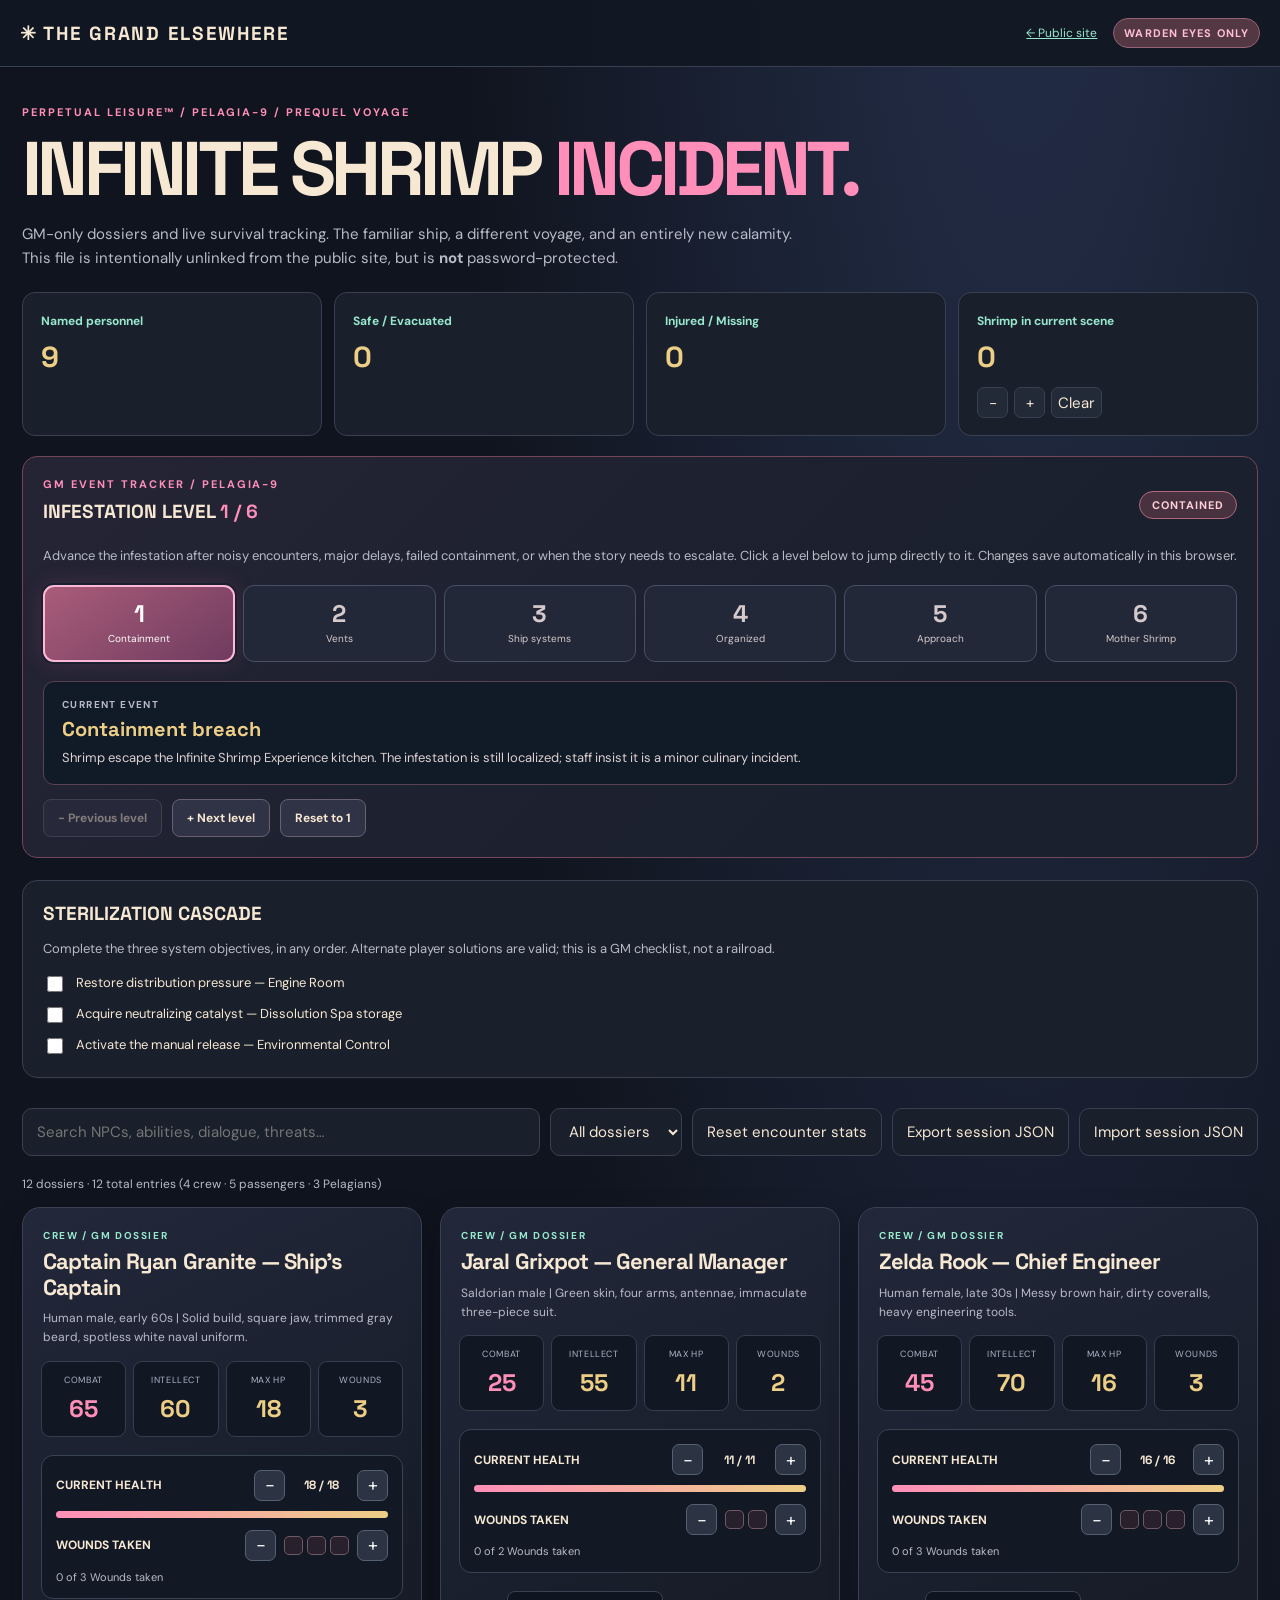
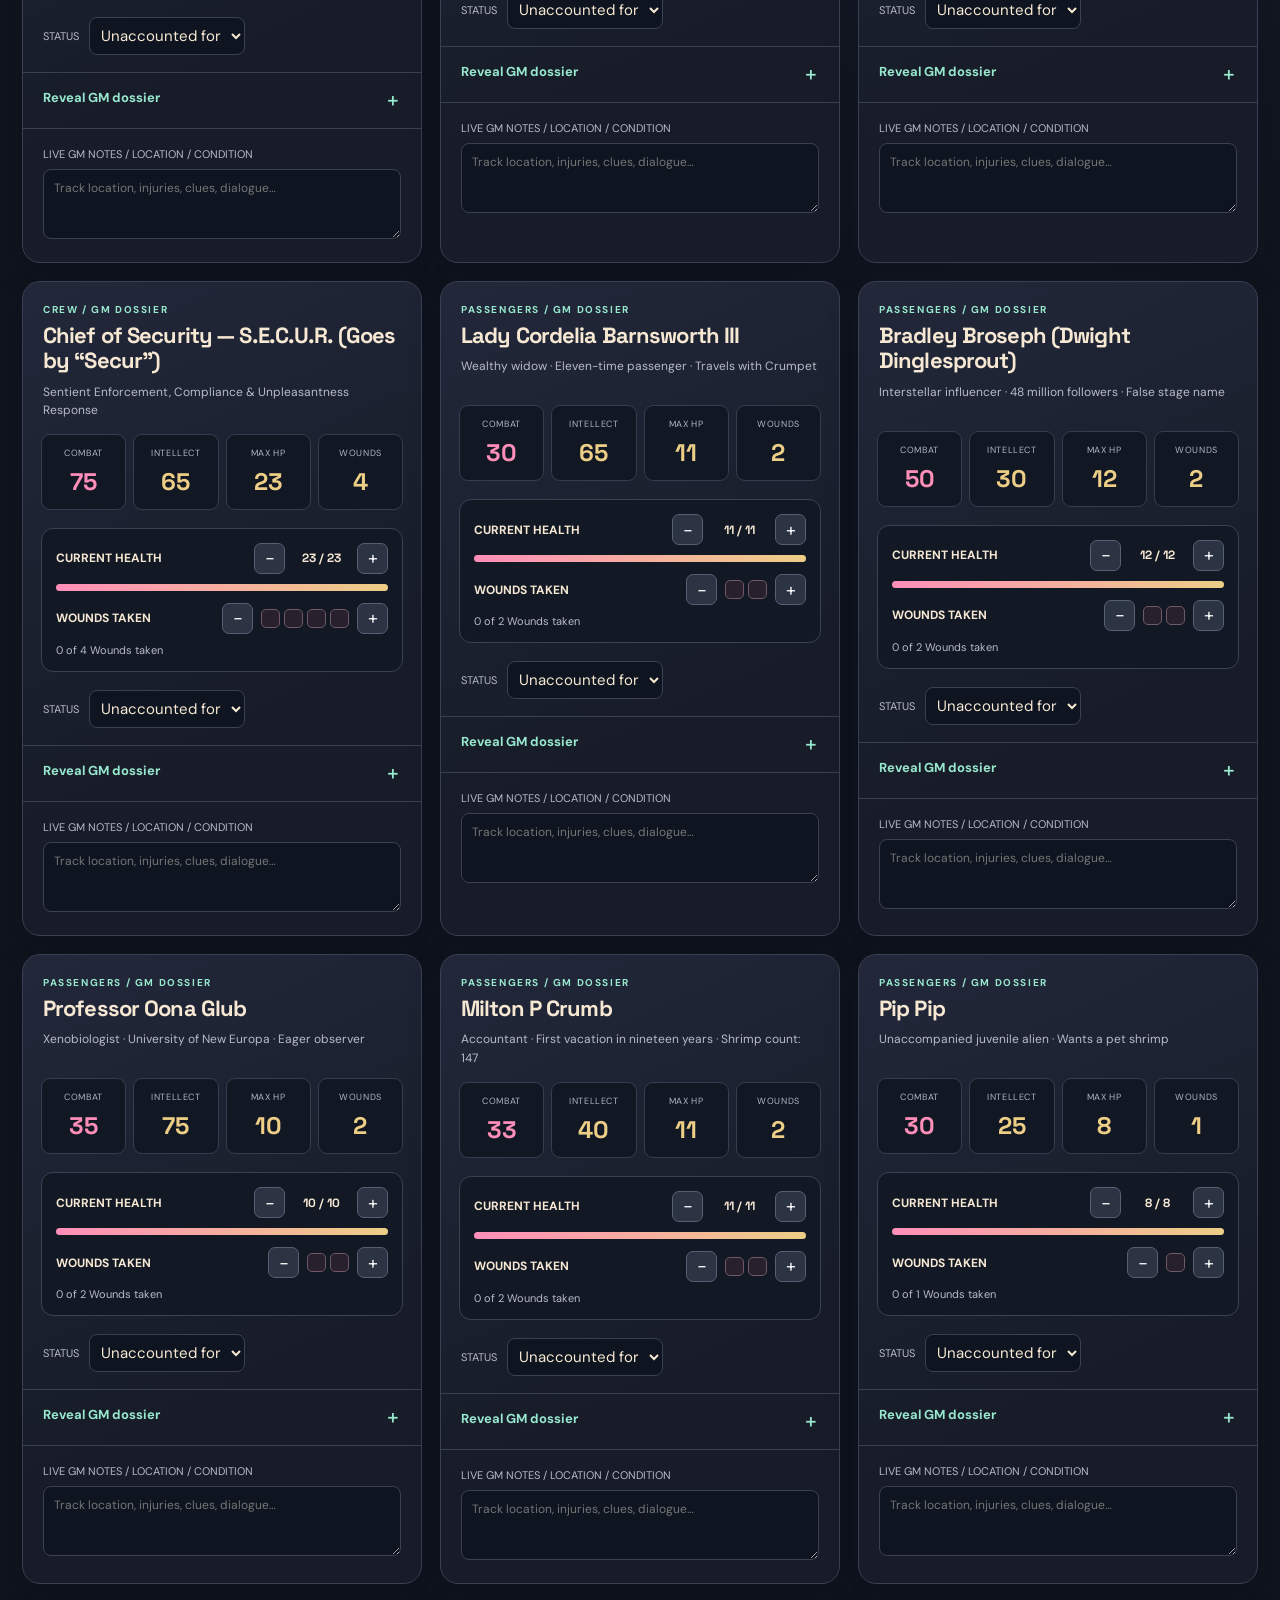
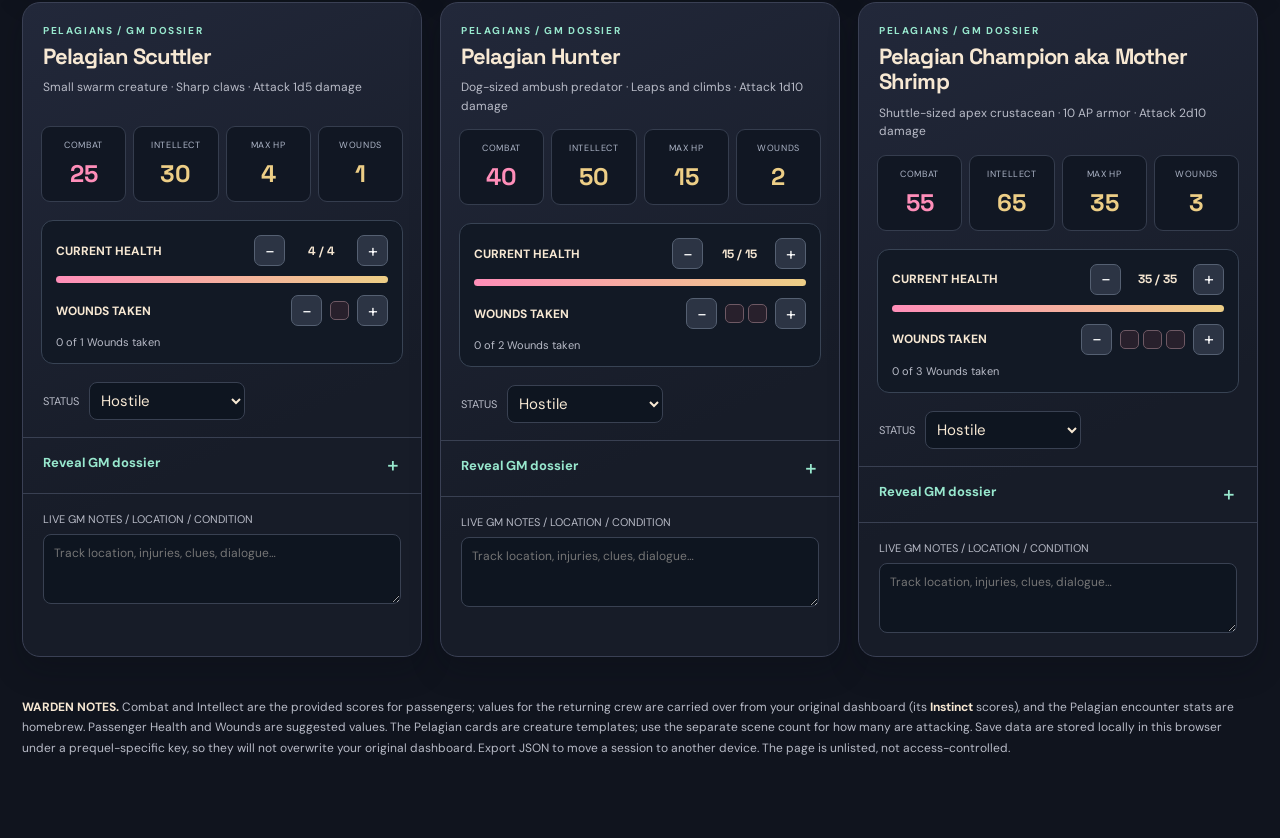
<file: grand_elsewhere_shrimp_gm_v2.html>
<!doctype html><html lang="en"><head><meta charset="utf-8"><meta name="viewport" content="width=device-width,initial-scale=1"><title>Infinite Shrimp Incident — GM Console (v2)</title><meta name="robots" content="noindex,nofollow,noarchive"><style>
@import url('https://fonts.googleapis.com/css2?family=DM+Sans:wght@400;500;600;700&family=Space+Grotesk:wght@400;500;600;700&display=swap');
:root{--bg:#10141e;--panel:#191f2b;--panel2:#222a38;--line:#394052;--cream:#f7e8d3;--muted:#b8bbc7;--pink:#ff8eb9;--gold:#edce86;--mint:#98e8ce;--red:#f58b89}*{box-sizing:border-box}body{margin:0;background:radial-gradient(ellipse at 80% -10%,#25304c 0,transparent 40%),var(--bg);color:var(--cream);font:15px 'DM Sans',sans-serif}a{color:var(--mint)}button,input,select,textarea{font:inherit}button{cursor:pointer}header{border-bottom:1px solid var(--line);padding:18px max(20px,calc((100vw - 1300px)/2));display:flex;align-items:center;justify-content:space-between;gap:16px;flex-wrap:wrap;background:#121823ed;position:sticky;top:0;z-index:5}.brand{font-family:'Space Grotesk';font-weight:700;font-size:19px;letter-spacing:.09em}.toplinks{display:flex;gap:16px;align-items:center;font-size:12px}.tag{background:#533743;color:#ffc0d5;padding:7px 10px;border:1px solid #966277;border-radius:30px;font-size:11px;font-weight:700;letter-spacing:.1em}main{max-width:1340px;margin:auto;padding:38px 22px 80px}.eyebrow{color:var(--pink);letter-spacing:.18em;font-weight:700;font-size:11px;text-transform:uppercase}.hero h1{font:700 clamp(36px,6vw,76px)/1 'Space Grotesk';letter-spacing:-.06em;margin:12px 0}.hero h1 em{color:var(--pink);font-style:normal}.hero p{color:var(--muted);max-width:770px;line-height:1.6}.toolbar{display:flex;gap:10px;flex-wrap:wrap;margin:30px 0 20px}.toolbar input,.toolbar select,.toolbar button{border:1px solid var(--line);border-radius:10px;background:var(--panel);color:var(--cream);padding:12px 14px}.toolbar input{flex:1;min-width:210px}.toolbar button:hover,.btn:hover{border-color:var(--pink)}.count{color:var(--muted);font-size:12px;margin-bottom:15px}.grid{display:grid;grid-template-columns:repeat(auto-fit,minmax(min(100%,370px),1fr));gap:18px}.npc{background:linear-gradient(155deg,#22283a,#171c28 65%);border:1px solid #3a4054;border-radius:18px;overflow:hidden;box-shadow:0 12px 30px #080b1240}.npc-head{padding:21px 20px 14px}.role{font-size:10px;letter-spacing:.16em;color:var(--mint);font-weight:700;text-transform:uppercase}.npc h2{font:700 22px/1.16 'Space Grotesk';letter-spacing:-.04em;margin:7px 0 9px}.desc{font-size:12px;line-height:1.55;color:var(--muted);min-height:34px}.statbar{display:grid;grid-template-columns:repeat(4,minmax(0,1fr));gap:7px;padding:0 18px 18px}.stat{background:#111723;border:1px solid #353d4e;border-radius:9px;padding:12px 5px;text-align:center}.stat label{display:block;color:#adb5c7;font-size:9px;letter-spacing:.07em;text-transform:uppercase;margin-bottom:7px}.stat strong{font:700 24px 'Space Grotesk';color:var(--gold)}.stat input{width:100%;min-width:0;background:transparent;border:0;color:var(--gold);font:700 23px 'Space Grotesk';text-align:center;outline:0}.combat{color:var(--pink)!important}.track{margin:0 18px 18px;background:#121925;padding:14px;border:1px solid #384354;border-radius:12px}.tracktop{display:flex;justify-content:space-between;align-items:center;margin-bottom:10px;font-size:12px}.controls{display:flex;gap:8px;align-items:center}.controls button{width:31px;height:31px;border-radius:7px;border:1px solid #556072;background:#2c3444;color:#fff;font-size:18px}.controls strong{min-width:56px;text-align:center;font-family:'Space Grotesk'}.meter{height:7px;background:#3b2934;border-radius:8px;overflow:hidden}.meter span{display:block;height:100%;background:linear-gradient(90deg,var(--pink),var(--gold));transition:width .15s}.woundrow{display:flex;justify-content:space-between;align-items:center;gap:10px;margin-top:12px}.woundmarks{display:flex;gap:4px}.woundmarks span{display:inline-flex;width:19px;height:19px;border-radius:5px;border:1px solid #6e5964;background:#28202c}.woundmarks .filled{background:var(--red);border-color:var(--red)}.status{margin-top:9px;color:var(--muted);font-size:11px}.status.danger{color:#ff9d9d}details{border-top:1px solid var(--line)}summary{list-style:none;cursor:pointer;padding:16px 20px;font-weight:700;color:var(--mint);font-size:13px;display:flex;justify-content:space-between}summary::-webkit-details-marker{display:none}summary:after{content:'＋';font-size:17px}details[open] summary:after{content:'−'}.notes{padding:0 20px 20px}.notes p{margin:12px 0;line-height:1.55;font-size:13px}.notes p b{color:var(--gold)}.bottom{padding:18px 20px;border-top:1px solid var(--line)}.bottom textarea{width:100%;min-height:70px;resize:vertical;background:#0e1520;border:1px solid #394152;color:var(--cream);padding:10px;border-radius:8px;font-size:12px}.bottom label{display:block;color:var(--muted);font-size:11px;margin-bottom:8px}.foot{margin-top:40px;color:var(--muted);font-size:12px;line-height:1.7}.foot strong{color:var(--cream)}@media(max-width:600px){.statbar{grid-template-columns:repeat(4,minmax(0,1fr))}.stat strong{font-size:20px}header{position:relative}.hero h1{font-size:43px}}

.summary-board{display:grid;grid-template-columns:repeat(auto-fit,minmax(185px,1fr));gap:12px;margin:22px 0 20px}.mini-panel{padding:17px 18px;background:var(--panel);border:1px solid var(--line);border-radius:13px}.mini-panel b{font-size:12px;color:var(--mint)}.mini-panel .big{font:700 29px 'Space Grotesk';display:block;margin:8px 0 0;color:var(--gold)}.scene{display:flex;align-items:center;gap:6px;flex-wrap:wrap;margin-top:12px}.scene button{border:1px solid var(--line);background:var(--panel2);color:var(--cream);border-radius:7px;min-width:31px;height:31px}.mini-panel label,.scene label{font-size:12px;color:var(--muted)}.cas-panel{margin:18px 0 22px;padding:20px;border:1px solid var(--line);background:var(--panel);border-radius:15px}.cas-panel h2{font:700 19px 'Space Grotesk';margin:0 0 9px}.cas-panel p{font-size:13px;color:var(--muted);line-height:1.55}.objectives{display:grid;gap:9px;margin-top:14px}.objectives label{display:flex;align-items:start;gap:10px;font-size:13px;line-height:1.5}.objectives input{accent-color:var(--mint);width:16px;height:16px;flex:none}.level-controls{display:flex;align-items:center;gap:12px;flex-wrap:wrap}.level-controls button{background:var(--panel2);color:var(--cream);border:1px solid var(--line);border-radius:7px;padding:8px 13px}/* Six-step GM infestation tracker */
.infestation-panel{border-color:#754559;background:linear-gradient(135deg,#252435 0%,#1a202d 70%)}
.infestation-header{display:flex;align-items:center;justify-content:space-between;gap:12px;flex-wrap:wrap}
.infestation-header h2{margin-top:8px}.stage-number{color:var(--pink)}
.severity{border:1px solid #b06a7b;background:#483240;color:#ffd0d8;padding:6px 12px;border-radius:999px;font-size:11px;text-transform:uppercase;letter-spacing:.09em;font-weight:700}
.clock{display:grid;grid-template-columns:repeat(6,minmax(0,1fr));gap:8px;margin:19px 0}
.clock button{font-family:inherit;cursor:pointer;color:#d5c9cc;background:#222837;border:1px solid #485066;border-radius:11px;min-width:0;min-height:77px;padding:10px 6px;display:flex;flex-direction:column;justify-content:center;align-items:center;gap:7px;transition:background .15s,border .15s,transform .15s}
.clock button:hover{border-color:var(--pink);transform:translateY(-1px)}.clock button:focus-visible{outline:2px solid var(--mint);outline-offset:3px}
.clock button .stage-digit{font:700 24px 'Space Grotesk';line-height:1}.clock button .stage-short{font-size:10px;line-height:1.2;text-align:center}
.clock button.lit{background:#563b4b;border-color:#94637a;color:#ffe7f2}.clock button.current{background:linear-gradient(145deg,#a95c79,#703c60);border:2px solid #ffb9d6;color:#fff;box-shadow:0 0 0 2px #1b2030,0 0 22px #b95b8040}
.active-stage{border-radius:11px;background:#111a27;border:1px solid #594252;padding:16px 18px;margin-bottom:14px}.active-stage .current-label{color:var(--muted);font-size:10px;letter-spacing:.14em;font-weight:700}.active-stage strong{display:block;font:700 20px 'Space Grotesk';margin:5px 0 6px;color:var(--gold)}.active-stage p{margin:0;font-size:13px;line-height:1.55;color:#ddd1d1}
.level-controls{display:flex;align-items:center;gap:10px;flex-wrap:wrap}.level-controls button{background:#303245;color:var(--cream);border:1px solid #696075;border-radius:8px;padding:10px 14px;font-weight:700;font-size:12px}.level-controls button:disabled{opacity:.45;cursor:not-allowed}
@media(max-width:650px){.clock{grid-template-columns:repeat(3,minmax(0,1fr))}.clock button{min-height:69px}.clock button .stage-digit{font-size:21px}.clock button .stage-short{font-size:10px}}
.extras{display:flex;gap:10px;align-items:center;flex-wrap:wrap;padding:0 20px 17px}.extras label{color:var(--muted);font-size:11px}.extras select{background:#0e1520;color:var(--cream);border:1px solid #394152;border-radius:8px;padding:7px;max-width:100%}.extras input{background:#0e1520;border:1px solid #394152;border-radius:8px;color:var(--cream);padding:7px;width:68px}.toolbar button{min-height:42px}.foot code{color:var(--mint)}
</style></head><body><header><div class="brand">✳ THE GRAND ELSEWHERE</div><div class="toplinks"><a href="index.html">← Public site</a><span class="tag">WARDEN EYES ONLY</span></div></header>
<main><section class="hero"><div class="eyebrow">Perpetual Leisure™ / Pelagia-9 / Prequel Voyage</div><h1>INFINITE SHRIMP <em>INCIDENT.</em></h1><p>GM-only dossiers and live survival tracking. The familiar ship, a different voyage, and an entirely new calamity. This file is intentionally unlinked from the public site, but is <strong>not</strong> password-protected.</p></section>
<div class="summary-board"><div class="mini-panel"><b>Named personnel</b><span class="big" id="personnelCount">9</span></div><div class="mini-panel"><b>Safe / Evacuated</b><span class="big" id="safeCount">0</span></div><div class="mini-panel"><b>Injured / Missing</b><span class="big" id="dangerCount">0</span></div><div class="mini-panel"><b>Shrimp in current scene</b><span class="big" id="shrimpCount">0</span><div class="scene"><button id="sceneMinus" aria-label="Remove one shrimp">−</button><button id="scenePlus" aria-label="Add one shrimp">+</button><button id="sceneClear">Clear</button></div></div></div>
<section class="cas-panel infestation-panel" aria-label="Infestation tracker">
<div class="infestation-header"><div><div class="eyebrow">GM EVENT TRACKER / PELAGIA-9</div><h2>INFESTATION LEVEL <span class="stage-number" id="stageNum">1 / 6</span></h2></div><span class="severity" id="severityLabel">Contained</span></div>
<p>Advance the infestation after noisy encounters, major delays, failed containment, or when the story needs to escalate. Click a level below to jump directly to it. Changes save automatically in this browser.</p>
<div class="clock" id="clock" role="group" aria-label="Select infestation level"></div>
<div class="active-stage" aria-live="polite"><div class="current-label">CURRENT EVENT</div><strong id="stageTitle">Containment breach</strong><p id="stageText">Shrimp escape the kitchen. The infestation is localized.</p></div>
<div class="level-controls"><button id="stageDown" aria-label="Decrease infestation level">− Previous level</button><button id="stageUp" aria-label="Increase infestation level">+ Next level</button><button id="resetStage" aria-label="Reset infestation to level one">Reset to 1</button></div>
</section>
<section class="cas-panel"><h2>STERILIZATION CASCADE</h2><p>Complete the three system objectives, in any order. Alternate player solutions are valid; this is a GM checklist, not a railroad.</p><div class="objectives"><label><input type="checkbox" data-objective="pump"> Restore distribution pressure — Engine Room</label><label><input type="checkbox" data-objective="catalyst"> Acquire neutralizing catalyst — Dissolution Spa storage</label><label><input type="checkbox" data-objective="release"> Activate the manual release — Environmental Control</label></div></section>
<div class="toolbar"><input id="search" placeholder="Search NPCs, abilities, dialogue, threats…" aria-label="Search dossiers"><select id="filter" aria-label="Filter dossier group"><option value="All">All dossiers</option><option value="Crew">Crew</option><option value="Passengers">Passengers</option><option value="Pelagians">Pelagians</option></select><button id="reset">Reset encounter stats</button><button id="export">Export session JSON</button><button id="import">Import session JSON</button><input id="importFile" type="file" accept="application/json" style="display:none"></div><div class="count" id="count"></div><section class="grid" id="grid"></section><div class="foot"><strong>WARDEN NOTES.</strong> Combat and Intellect are the provided scores for passengers; values for the returning crew are carried over from your original dashboard (its <strong>Instinct</strong> scores), and the Pelagian encounter stats are homebrew. Passenger Health and Wounds are suggested values. The Pelagian cards are creature templates; use the separate scene count for how many are attacking. Save data are stored locally in this browser under a prequel-specific key, so they will not overwrite your original dashboard. Export JSON to move a session to another device. The page is unlisted, not access-controlled.</div></main>
<script>
const NPCS=[{"name":"Captain Ryan Granite — Ship's Captain","desc":"Human male, early 60s | Solid build, square jaw, trimmed gray beard, spotless white naval uniform.","combat":65,"instinct":60,"health":18,"wounds":3,"group":"Crew","notes":["Personality: Gruff, disciplined, authoritative, perpetually irritated.","Motivation: Keep the ship and passengers safe, maintain order.","Flaw: Rigid, controlling, slow to adapt to unconventional threats.","Quirk: Despises frivolous entertainment and Jaral's antics. Expresses disappointment through prolonged silence.","Catchphrase: \"I commanded warships for thirty years. None were as exhausting as this goddamned cruise.\"","During infestation: Orders containment and protects the passengers, but initially underestimates how rapidly the threat is spreading."]},{"name":"Jaral Grixpot — General Manager","desc":"Saldorian male | Green skin, four arms, antennae, immaculate three-piece suit.","combat":25,"instinct":55,"health":11,"wounds":2,"group":"Crew","notes":["Personality: Charming, theatrical, relentlessly cheerful. Believes every problem can be solved with hospitality.","Motivation: Preserve the guest experience and the ship's reputation at all costs.","Flaw: Refuses to acknowledge serious problems until they become unavoidable. Can snap under pressure.","Quirk: Constantly multitasks with four arms; reframes disasters as exclusive experiences.","Catchphrase: \"I assure you, everything is proceeding exactly as intended!\"","During infestation: Tries to preserve the luxury experience even as guests run screaming from living seafood."]},{"name":"Zelda Rook — Chief Engineer","desc":"Human female, late 30s | Messy brown hair, dirty coveralls, heavy engineering tools.","combat":45,"instinct":70,"health":16,"wounds":3,"group":"Crew","notes":["Personality: Blunt, abrasive, fiercely competent, protective of her crew.","Motivation: Keep the ship running and protect her engineering team.","Flaw: Territorial about engineering; struggles to delegate or relinquish control.","Quirk: Talks to machinery, swears constantly, and hates anyone touching her equipment.","Catchphrase: \"Machines don't do that. So either someone's lying, or that isn't a machine.\"","During infestation: Understands the Sterilization Cascade; she can explain the three necessary tasks but cannot complete them all herself."]},{"name":"Chief of Security — S.E.C.U.R. (Goes by “Secur”)","desc":"Sentient Enforcement, Compliance & Unpleasantness Response","combat":75,"instinct":65,"health":23,"wounds":4,"group":"Crew","notes":["Android, masculine-presenting | Sleek, expensive-looking humanoid chassis, brushed titanium face, glowing amber eyes, immaculate black security uniform. Permanently wears an expression of mild disappointment.","Personality: Sardonic, flippant, deadpan. Incredibly competent but thoroughly unimpressed by organic life.","Motivation: Maintain passenger safety and enforce ship regulations with the minimum possible inconvenience to himself.","Background: Former corporate security android, reassigned to the Grand Elsewhere after an incident involving a senior executive, an airlock, and a disagreement over the definition of hostile workplace.","Flaw: Takes regulations extremely literally when it suits him, but bends them whenever he considers the outcome sufficiently amusing.","Disaster response: Remarkably calm and unexpectedly effective. Treats catastrophic emergencies like irritating customer-service requests. Becomes increasingly enthusiastic when emergency protocols finally authorize the use of force.","Quirk: Delivers scathing observations in a soothing customer-service voice. Keeps a running tally of passenger stupidity.","Catchphrase: \"I would ask everyone to remain calm, but frankly, your previous behavior suggests that would be wildly optimistic.\"","During infestation: Provides security authorization, tactical warnings, and exceptionally dry commentary about the guests."]},{"name":"Lady Cordelia Barnsworth III","combat":30,"instinct":65,"health":11,"wounds":2,"group":"Passengers","desc":"Wealthy widow · Eleven-time passenger · Travels with Crumpet","notes":["Background: Cordelia has been aboard the Grand Elsewhere for eleven consecutive voyages and considers herself more qualified to operate the ship than its actual crew. She is absolutely furious that the infestation has interrupted her dinner.","During the disaster: Refuses to evacuate without her luggage and her beloved genetically engineered lapdog, Crumpet. Surprisingly fearless when cornered.","Sample line: \"I have survived three husbands, two economic collapses, and an assassination attempt on Rigel IV. I will not be intimidated by seafood.\""]},{"name":"Bradley Broseph (Dwight Dinglesprout)","combat":50,"instinct":30,"health":12,"wounds":2,"group":"Passengers","desc":"Interstellar influencer · 48 million followers · False stage name","notes":["Background: Documenting his luxury cruise for his 48 million followers. Almost nothing about his online persona is authentic, including his name. He believes every problem can be solved by being sufficiently charismatic.","During the disaster: Initially treats the infestation as incredible content. His livestream attracts shrimp because his recording equipment emits a high-frequency signal.","Sample line: \"Okay, guys, so we're apparently being attacked by sentient shrimp, which is honestly giving premium immersive experience.\""]},{"name":"Professor Oona Glub","combat":35,"instinct":75,"health":10,"wounds":2,"group":"Passengers","desc":"Xenobiologist · University of New Europa · Eager observer","notes":["Background: Oona is on vacation from the University of New Europa, where she specializes in marine xenobiology. She is thrilled to discover that the shrimp demonstrate complex social behavior. Unfortunately, her enthusiasm substantially exceeds her survival instincts.","During the disaster: Can identify the shrimp's communication system and potentially help develop a nonlethal solution. Insists on taking samples even when the situation is clearly lethal.","Sample line: \"Extraordinary! They appear to possess a distributed collective intelligence! Oh, that one's eating my shoe.\""]},{"name":"Milton P Crumb","combat":33,"instinct":40,"health":11,"wounds":2,"group":"Passengers","desc":"Accountant · First vacation in nineteen years · Shrimp count: 147","notes":["Background: Milton has saved for this cruise for almost two decades. He purchased the cheapest available cabin and calculated the exact number of shrimp he would need to eat to make the Infinite Shrimp Experience financially worthwhile. He is currently at 147 shrimp.","During the disaster: Understandably devastated by the turn of events. But when pushed, proves resourceful, calm under pressure, and unexpectedly courageous.","Sample line: \"I just wanted one nice thing. One. Nice. Thing.\""]},{"name":"Pip Pip","combat":30,"instinct":25,"health":8,"wounds":1,"group":"Passengers","desc":"Unaccompanied juvenile alien · Wants a pet shrimp","notes":["Background: Pip-Pip is traveling to visit relatives on another world. Their species considers children fully independent at an age that humans would find deeply concerning. Pip-Pip thinks the shrimp are adorable.","During the disaster: Has secretly adopted several shrimp as pets. This eventually attracts a much larger predator, but also reveals that the creatures can form attachments and respond to specific sounds.","Sample line: \"I named this one Mr. Pinchy! He only bites people he doesn't like!\""]},{"name":"Pelagian Scuttler","group":"Pelagians","combat":25,"instinct":30,"health":4,"wounds":1,"desc":"Small swarm creature · Sharp claws · Attack 1d5 damage","notes":["Behavior: Individually weak, dangerous when grouped. Crawls through vents, gathers in clouds, climbs the walls.","Attack: 1d5 DMG with sharp claws.","GM tip: Track one card as a template; use the active count for the number currently in the scene."]},{"name":"Pelagian Hunter","group":"Pelagians","combat":40,"instinct":50,"health":15,"wounds":2,"desc":"Dog-sized ambush predator · Leaps and climbs · Attack 1d10 damage","notes":["Behavior: Stalks isolated targets, leaps across rooms, climbs walls, emerges from maintenance shafts.","Attack: 1d10 DMG.","GM tip: A good escalation after a noisy scene or a stalled objective."]},{"name":"Pelagian Champion aka Mother Shrimp","group":"Pelagians","combat":55,"instinct":65,"health":35,"wounds":3,"desc":"Shuttle-sized apex crustacean · 10 AP armor · Attack 2d10 damage","notes":["Alias: Mother Shrimp, the King Prawn, Specimen 001.","Behavior: Protects the colony, tears through bulkheads, smashes cover. Its enormous strike should be telegraphed before impact.","Attack: 2d10 DMG, crushing claws. Armor: 10 AP (homebrew).","Tactics: Players can kill, distract, trap, evade or attempt communication. It should be easier to outsmart than defeat head-on."]}];
const KEY='grand_elsewhere_shrimp_prequel_v1';
const STAGES=[
{title:'Containment breach',short:'Containment',severity:'Contained',description:'Shrimp escape the Infinite Shrimp Experience kitchen. The infestation is still localized; staff insist it is a minor culinary incident.'},
{title:'Ventilation compromised',short:'Vents',severity:'Spreading',description:'Shrimp enter the air ducts and can burst into any public room. Passengers are instructed to shelter in place.'},
{title:'Environmental systems infested',short:'Ship systems',severity:'Critical',description:'The shrimp clog coolant pumps and water recyclers. Power flickers, water pools in corridors, and access to engineering becomes hazardous.'},
{title:'Colony intelligence emerges',short:'Organized',severity:'Severe',description:'The shrimp coordinate ambushes, block doors, target equipment, and appear to communicate. These are not mindless pests.'},
{title:'Champion approaches',short:'Approach',severity:'Imminent',description:'A massive shadow moves outside the hull. Heavy impacts shake the ship; security cameras catch the enormous claws of Mother Shrimp.'},
{title:'The Great Molting',short:'Mother Shrimp',severity:'Catastrophic',description:'Mother Shrimp breaches the ship. The final confrontation begins. The players must activate containment, escape, or find another way to survive.'}
];
let data;try{data=JSON.parse(localStorage.getItem(KEY)||'{}')}catch(e){data={}}
if(!data||typeof data!=='object'||Array.isArray(data))data={};
if(!data.characters)data.characters={};
if(!data.objectives)data.objectives={};
if(!Number.isInteger(data.stage))data.stage=1;data.stage=Math.max(1,Math.min(6,data.stage));
if(!Number.isInteger(data.sceneCount))data.sceneCount=0;
const esc=s=>String(s??'').replace(/[&<>"']/g,c=>({'&':'&amp;','<':'&lt;','>':'&gt;','"':'&quot;',"'":'&#39;'}[c]));
const safeStatus=['Unaccounted for','Safe','Injured','Missing','Evacuated','Deceased','Hostile','With party'];
const id=n=>n.name;
const get=n=>data.characters[id(n)]||(data.characters[id(n)]={hp:n.health,w:0,notes:'',status:n.group==='Pelagians'?'Hostile':'Unaccounted for'});
const save=()=>{try{localStorage.setItem(KEY,JSON.stringify(data))}catch(e){console.warn('Session data could not be saved',e)}};
const clamp=(n,lo,hi)=>Math.max(lo,Math.min(hi,n));
function updateSummary(){let safe=0,danger=0;for(const n of NPCS.filter(x=>x.group!=='Pelagians')){const st=get(n).status;if(st==='Safe'||st==='Evacuated')safe++;if(st==='Injured'||st==='Missing'||st==='Deceased')danger++}document.getElementById('personnelCount').textContent=NPCS.filter(x=>x.group!=='Pelagians').length;document.getElementById('safeCount').textContent=safe;document.getElementById('dangerCount').textContent=danger;document.getElementById('shrimpCount').textContent=data.sceneCount;document.getElementById('stageNum').textContent=data.stage+' / 6';document.getElementById('stageTitle').textContent=STAGES[data.stage-1].title;document.getElementById('stageText').textContent=STAGES[data.stage-1].description;document.getElementById('severityLabel').textContent=STAGES[data.stage-1].severity;document.getElementById('clock').innerHTML=STAGES.map((x,i)=>`<button type="button" data-stage="${i+1}" class="${i<data.stage?'lit ':''}${i+1===data.stage?'current':''}" aria-pressed="${i+1===data.stage}" aria-label="Infestation level ${i+1}: ${esc(x.title)}"><span class="stage-digit">${i+1}</span><span class="stage-short">${esc(x.short)}</span></button>`).join('');document.getElementById('stageDown').disabled=data.stage===1;document.getElementById('stageUp').disabled=data.stage===6;document.querySelectorAll('[data-objective]').forEach(c=>c.checked=!!data.objectives[c.dataset.objective]);}
function render(){const q=document.getElementById('search').value.toLowerCase(),f=document.getElementById('filter').value;const filtered=NPCS.filter(n=>(f==='All'||n.group===f)&&JSON.stringify(n).toLowerCase().includes(q));document.getElementById('count').textContent=`${filtered.length} dossier${filtered.length===1?'':'s'} · ${NPCS.length} total entries (4 crew · 5 passengers · 3 Pelagians)`;
let html='';for(const n of filtered){const s=get(n),max=n.health;const noteHtml=n.notes.map(t=>{const m=t.match(/^([^:]{2,30}):\s*(.*)$/);return `<p>${m?`<b>${esc(m[1])}:</b> ${esc(m[2])}`:esc(t)}</p>`}).join('');const statuses=safeStatus.map(v=>`<option value="${esc(v)}" ${s.status===v?'selected':''}>${esc(v)}</option>`).join('');html+=`<article class="npc" data-id="${esc(id(n))}"><div class="npc-head"><div class="role">${esc(n.group)} / GM dossier</div><h2>${esc(n.name)}</h2><div class="desc">${esc(n.desc)}</div></div><div class="statbar"><div class="stat"><label>Combat</label><strong class="combat">${n.combat}</strong></div><div class="stat"><label>Intellect</label><strong>${n.instinct}</strong></div><div class="stat"><label>Max HP</label><strong>${n.health}</strong></div><div class="stat"><label>Wounds</label><strong>${n.wounds}</strong></div></div><div class="track"><div class="tracktop"><b>CURRENT HEALTH</b><div class="controls"><button data-action="hp" data-delta="-1" title="1 damage">−</button><strong>${s.hp} / ${max}</strong><button data-action="hp" data-delta="1" title="Heal 1">+</button></div></div><div class="meter"><span style="width:${clamp(100*s.hp/max,0,100)}%"></span></div><div class="woundrow"><b style="font-size:12px">WOUNDS TAKEN</b><div class="controls"><button data-action="w" data-delta="-1">−</button><div class="woundmarks">${Array.from({length:n.wounds},(_,i)=>`<span class="${i<s.w?'filled':''}"></span>`).join('')}</div><button data-action="w" data-delta="1">+</button></div></div><div class="status ${s.w>=n.wounds?'danger':''}">${s.w>=n.wounds?'⚠ Maximum Wounds reached — resolve death check':`${s.w} of ${n.wounds} Wounds taken`}</div></div><div class="extras"><label for="status-${NPCS.indexOf(n)}">STATUS</label><select id="status-${NPCS.indexOf(n)}" data-status>${statuses}</select></div><details><summary>Reveal GM dossier</summary><div class="notes">${noteHtml}</div></details><div class="bottom"><label>LIVE GM NOTES / LOCATION / CONDITION</label><textarea data-notes placeholder="Track location, injuries, clues, dialogue…">${esc(s.notes)}</textarea></div></article>`;}
document.getElementById('grid').innerHTML=html;updateSummary();}
const grid=document.getElementById('grid');
grid.addEventListener('click',e=>{const b=e.target.closest('button[data-action]');if(!b)return;const card=b.closest('article');const n=NPCS.find(x=>id(x)===card.dataset.id);if(!n)return;const s=get(n),delta=Number(b.dataset.delta);if(b.dataset.action==='hp')s.hp=clamp(s.hp+delta,0,n.health);else s.w=clamp(s.w+delta,0,n.wounds);save();const opened=Array.from(grid.querySelectorAll('details[open]')).map(x=>x.closest('article').dataset.id);render();grid.querySelectorAll('article').forEach(x=>{if(opened.includes(x.dataset.id))x.querySelector('details').open=true});});
grid.addEventListener('input',e=>{if(!e.target.matches('[data-notes]'))return;const n=NPCS.find(x=>id(x)===e.target.closest('article').dataset.id);if(n){get(n).notes=e.target.value;save()}});
grid.addEventListener('change',e=>{if(!e.target.matches('[data-status]'))return;const n=NPCS.find(x=>id(x)===e.target.closest('article').dataset.id);if(n&&safeStatus.includes(e.target.value)){get(n).status=e.target.value;save();updateSummary()}});
document.getElementById('search').addEventListener('input',render);document.getElementById('filter').addEventListener('change',render);
document.getElementById('stageDown').addEventListener('click',()=>{data.stage=clamp(data.stage-1,1,6);save();updateSummary()});document.getElementById('stageUp').addEventListener('click',()=>{data.stage=clamp(data.stage+1,1,6);save();updateSummary()});document.getElementById('resetStage').addEventListener('click',()=>{data.stage=1;save();updateSummary()});document.getElementById('clock').addEventListener('click',e=>{const b=e.target.closest('button[data-stage]');if(!b)return;data.stage=clamp(Number(b.dataset.stage),1,6);save();updateSummary()});
document.getElementById('sceneMinus').addEventListener('click',()=>{data.sceneCount=Math.max(0,data.sceneCount-1);save();updateSummary()});document.getElementById('scenePlus').addEventListener('click',()=>{data.sceneCount++;save();updateSummary()});document.getElementById('sceneClear').addEventListener('click',()=>{data.sceneCount=0;save();updateSummary()});
document.querySelectorAll('[data-objective]').forEach(e=>e.addEventListener('change',()=>{data.objectives[e.dataset.objective]=e.checked;save()}));
document.getElementById('reset').onclick=()=>{if(confirm('Reset Health and Wounds for all dossiers? Your notes, statuses and clock will remain.')){NPCS.forEach(n=>{get(n).hp=n.health;get(n).w=0});save();render()}};
document.getElementById('export').onclick=()=>{const url=URL.createObjectURL(new Blob([JSON.stringify({version:1,adventure:'Infinite Shrimp Incident',exported:new Date().toISOString(),data},null,2)],{type:'application/json'}));const a=document.createElement('a');a.href=url;a.download='grand-elsewhere-shrimp-session.json';document.body.appendChild(a);a.click();a.remove();setTimeout(()=>URL.revokeObjectURL(url),1000)};
document.getElementById('import').onclick=()=>document.getElementById('importFile').click();document.getElementById('importFile').onchange=async e=>{const file=e.target.files[0];if(!file)return;try{const obj=JSON.parse(await file.text());if(obj.adventure!=='Infinite Shrimp Incident'||!obj.data||typeof obj.data!=='object'||Array.isArray(obj.data))throw Error('Not an Infinite Shrimp Incident session file');data=obj.data;if(!data.characters||typeof data.characters!=='object')data.characters={};if(!data.objectives||typeof data.objectives!=='object')data.objectives={};data.stage=clamp(Number(data.stage)||1,1,6);data.sceneCount=Math.max(0,Number(data.sceneCount)||0);save();render();alert('Session imported successfully.')}catch(err){alert('Could not import: '+err.message)}e.target.value=''};
render();
</script></body></html>
</file>
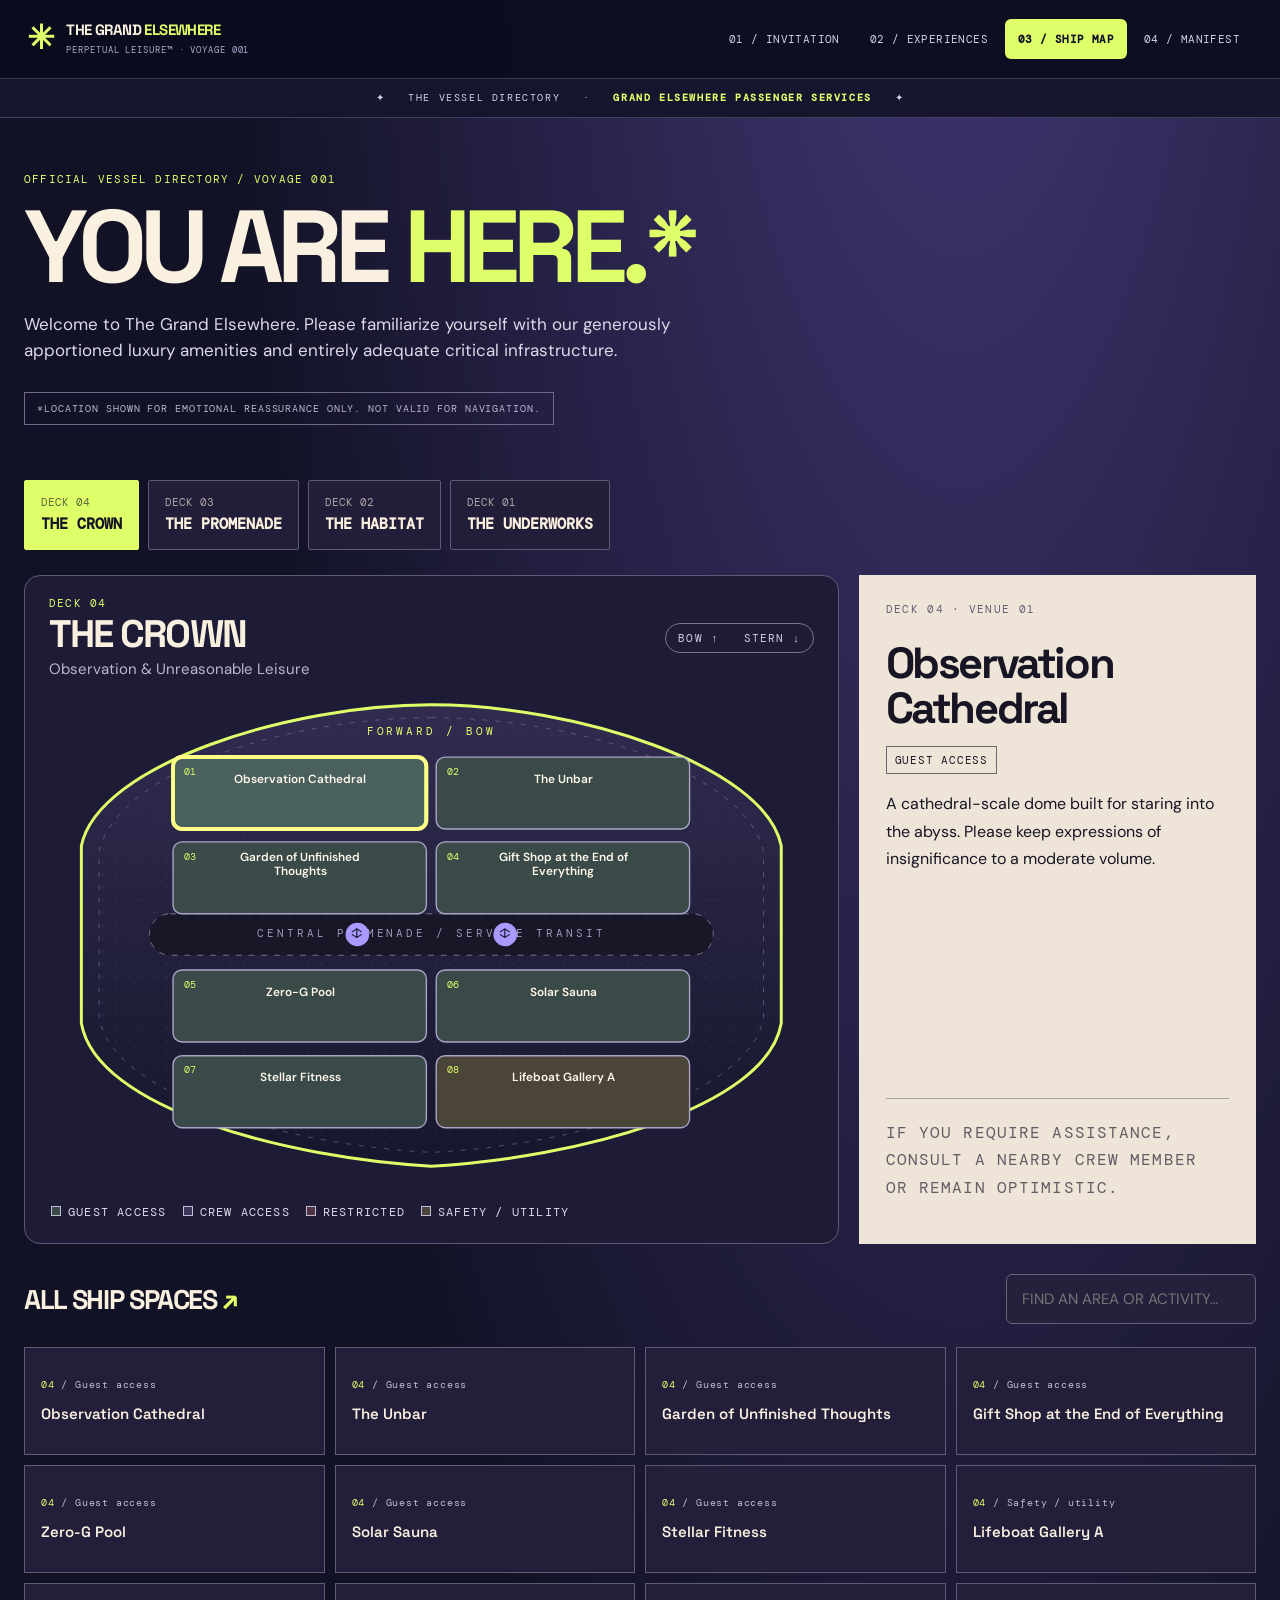
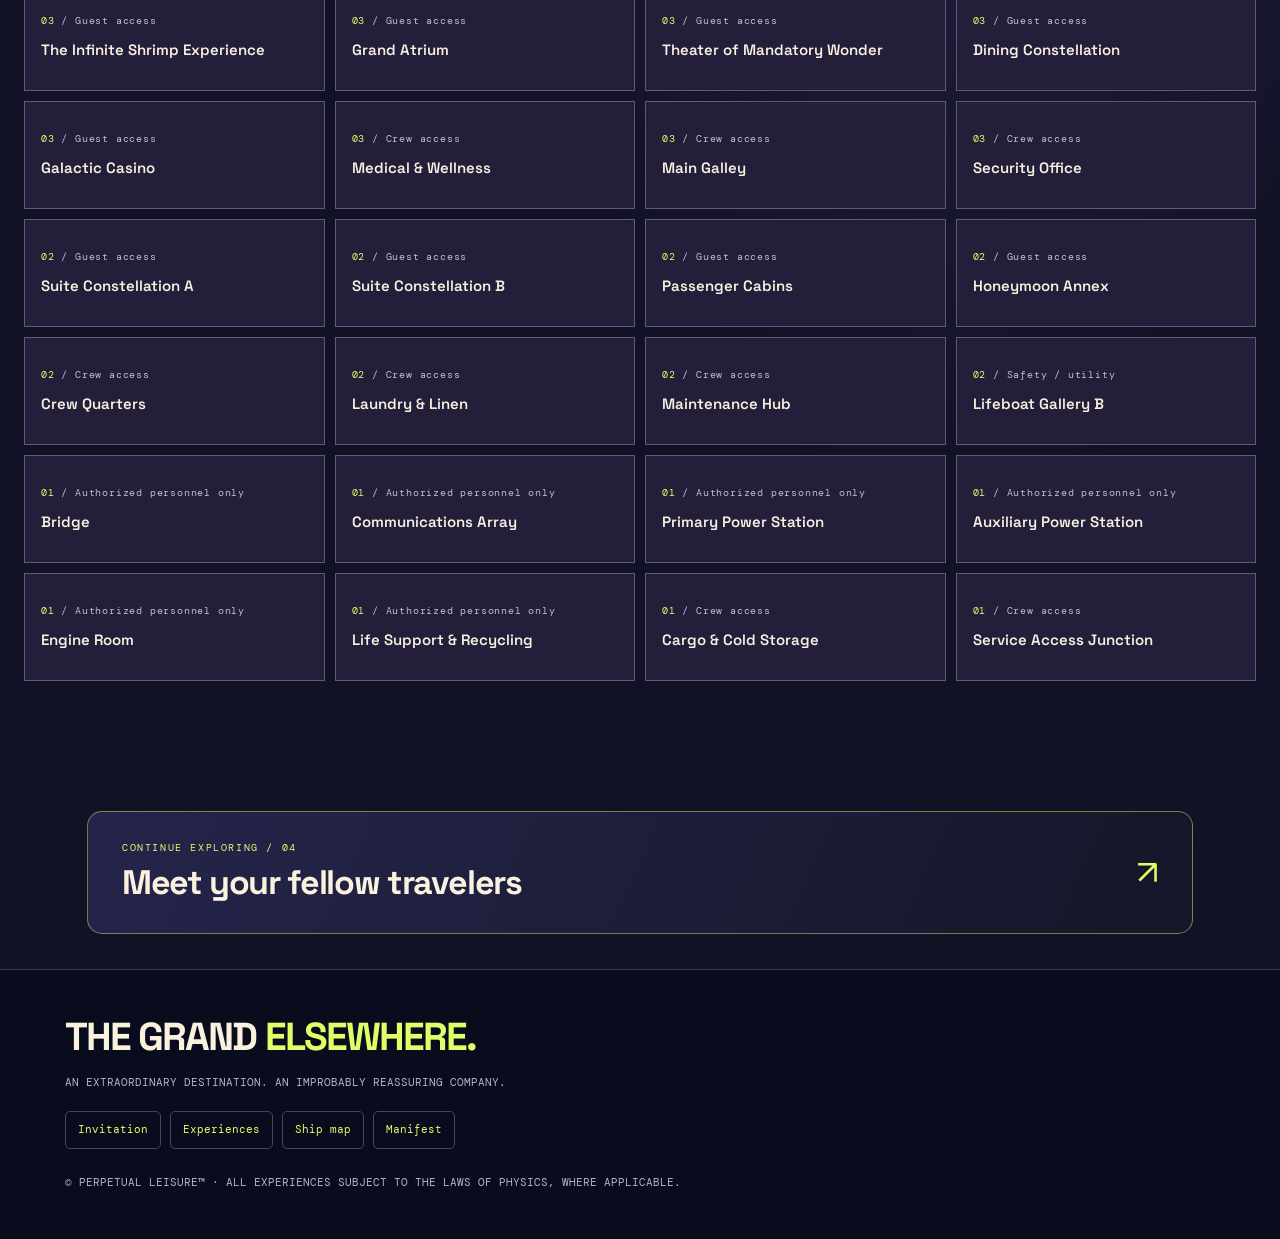
<file: ship-map.html>
<!DOCTYPE html>

<html lang="en"><head><meta charset="utf-8"/><meta content="width=device-width, initial-scale=1" name="viewport"/><meta content="#131326" name="theme-color"/><title>Ship Directory — The Grand Elsewhere</title><link href="https://fonts.googleapis.com" rel="preconnect"/><link crossorigin="" href="https://fonts.gstatic.com" rel="preconnect"/><link href="https://fonts.googleapis.com/css2?family=DM+Mono:wght@400;500&amp;family=DM+Sans:wght@400;500;600&amp;family=Space+Grotesk:wght@400;500;600;700&amp;display=swap" rel="stylesheet"/><style>
:root{--bg:#111225;--cream:#faf0df;--muted:#bdb6d0;--lime:#dfff69;--line:#504a69}*{box-sizing:border-box}body{margin:0;background:radial-gradient(ellipse at 75% -15%,#453878,transparent 55%),var(--bg);color:var(--cream);font:15px/1.5 'DM Sans',sans-serif}button,input{font:inherit}button{cursor:pointer}a{color:inherit}.mono,.eyebrow,.chips,.decktabs,.btn,.key,.small{font:11px 'DM Mono',monospace;letter-spacing:.11em;text-transform:uppercase}.wrap{max-width:1330px;margin:auto;padding:0 24px}.topbar{padding:20px 0;border-bottom:1px solid #5d536b;display:flex;justify-content:space-between;align-items:center;gap:16px}.topbar a{text-decoration:none;color:#dfff69}.brand{font-weight:700;font-size:14px;letter-spacing:.09em}.hero{padding:54px 0 30px}.eyebrow{color:var(--lime)}h1{font:700 clamp(3rem,8vw,7.5rem)/.95 'Space Grotesk',sans-serif;letter-spacing:-.07em;margin:12px 0}h1 span{color:var(--lime)}.lead{font-size:17px;max-width:720px;color:#dfd8e9}.warning{display:inline-block;border:1px solid #71688c;padding:9px 12px;color:#bdb6d0;font:10px 'DM Mono';letter-spacing:.09em;margin-top:12px}.decktabs{display:flex;flex-wrap:wrap;gap:9px;margin:25px 0}.decktabs button{border:1px solid #615973;background:#221d39;color:var(--cream);padding:13px 16px;text-align:left;border-radius:2px;line-height:1.6}.decktabs button.active{background:var(--lime);color:#171525;border-color:var(--lime)}.decktabs strong{font-size:15px;display:block}.decktabs .k{opacity:.65}.board{display:grid;grid-template-columns:minmax(0,2.05fr) minmax(285px,1fr);gap:20px;align-items:stretch}.mapcard{background:#1e1b36;border:1px solid #615973;overflow:hidden;min-width:0}.maphead{display:flex;justify-content:space-between;align-items:center;padding:20px 24px 12px;gap:14px}.maphead h2{font:700 clamp(1.7rem,3vw,2.5rem)/1 'Space Grotesk';margin:5px 0;letter-spacing:-.05em}.maphead p{margin:0;color:var(--muted)}.pill{border:1px solid #79738a;border-radius:30px;padding:7px 12px;color:#d5cfe0;white-space:nowrap}.mapscroll{overflow-x:auto;padding:0 12px 18px}.mapscroll svg{display:block;width:100%;min-width:560px;max-height:560px}.room{cursor:pointer;outline:0}.room rect{stroke:#aaa5c7;stroke-width:1.4;fill:#3c3458;transition:fill .2s,stroke .2s,filter .2s}.room.public rect{fill:#394a48}.room.crew rect{fill:#3e355b}.room.restricted rect{fill:#513242}.room.utility rect{fill:#4b4438}.room:hover rect,.room:focus rect{stroke:var(--lime);stroke-width:3;filter:brightness(1.25)}.room.selected rect{stroke:var(--lime);stroke-width:4;filter:brightness(1.3)}.room text{font:600 12px 'DM Sans',sans-serif;fill:#fff7ea;text-anchor:middle;pointer-events:none}.room .number{font:10px 'DM Mono';fill:#dfff69}.legend{display:flex;flex-wrap:wrap;gap:16px;padding:10px 26px 23px}.legend span{color:#dfd8e9;font-size:12px}.dot{width:10px;height:10px;display:inline-block;margin-right:7px;border:1px solid #c0bdd4}.dot.public{background:#394a48}.dot.crew{background:#3e355b}.dot.restricted{background:#513242}.dot.utility{background:#4b4438}.detail{padding:27px;background:#eee5d8;color:#171523;position:relative;min-height:445px;display:flex;flex-direction:column}.detail .top{font:11px 'DM Mono';letter-spacing:.12em;color:#685c71}.detail h3{font:700 clamp(2rem,3.4vw,3rem)/1.04 'Space Grotesk';letter-spacing:-.055em;margin:25px 0 15px}.detail p{font-size:16px;line-height:1.7}.detail .classification{display:inline-block;border:1px solid #6f6570;padding:6px 8px;font:11px 'DM Mono';letter-spacing:.07em;text-transform:uppercase}.detail-bottom{margin-top:auto;border-top:1px solid #a99da7;padding-top:20px;font:11px 'DM Mono';text-transform:uppercase;letter-spacing:.07em;color:#655b65}.filters{display:flex;justify-content:space-between;align-items:center;gap:12px;flex-wrap:wrap;padding:30px 0 8px}.filters input{background:#25203c;color:var(--cream);border:1px solid #696079;border-radius:2px;padding:13px 15px;min-width:250px;max-width:100%;outline-offset:3px}.filters h2{font:700 27px 'Space Grotesk';letter-spacing:-.05em;margin:0}.directory{display:grid;grid-template-columns:repeat(4,minmax(0,1fr));gap:10px;padding:15px 0 65px}.directory button{text-align:left;border:1px solid #625976;background:#231f3b;color:var(--cream);padding:16px;min-height:108px;transition:.2s}.directory button:hover,.directory button:focus{border-color:var(--lime);background:#37304f}.directory button.hidden{display:none}.directory small{display:block;color:#c2bcd2;letter-spacing:.08em;font:10px 'DM Mono';margin:0 0 12px}.directory strong{font:600 15px 'Space Grotesk'}.directory .loc{color:#dfff69}.foot{background:#0d0d1a;padding:25px 0 35px;font-size:12px;color:#aaa3bc;border-top:1px solid #494354}.foot .wrap{display:flex;justify-content:space-between;gap:14px;flex-wrap:wrap}.pulse{animation:pulse 4s ease-in-out infinite}@keyframes pulse{50%{opacity:.55}}@media(max-width:850px){.board{grid-template-columns:1fr}.detail{min-height:280px}.directory{grid-template-columns:repeat(2,minmax(0,1fr))}}@media(max-width:500px){.wrap{padding:0 15px}.hero{padding-top:38px}.decktabs button{flex:1 1 calc(50% - 9px)}.directory{grid-template-columns:1fr 1fr}.directory button{padding:12px}.maphead{padding:16px}.detail{padding:20px}}@media(prefers-reduced-motion:reduce){.pulse{animation:none}}
</style><style id="ge-site-nav-style">.ge-sitebar{position:sticky;top:0;z-index:99999;background:#071627f5;border-bottom:1px solid #d7b57588;backdrop-filter:blur(15px);padding:12px 18px;box-sizing:border-box}.ge-sitebar-inner{max-width:1100px;margin:auto;display:flex;align-items:center;justify-content:space-between;gap:18px;flex-wrap:wrap}.ge-sitelogo{color:#f2d6a0!important;font:600 13px Georgia,serif!important;letter-spacing:2px;text-decoration:none!important}.ge-site-links{display:flex;gap:7px;flex-wrap:wrap}.ge-site-links a{font:600 10px Arial,sans-serif!important;letter-spacing:1.2px;text-decoration:none!important;color:#d6dfea!important;padding:9px 11px;border:1px solid transparent;border-radius:5px}.ge-site-links a:hover,.ge-site-links a[aria-current="page"]{background:#b5955226;border-color:#c9a66c88;color:#ffe4af!important}@media(max-width:600px){.ge-sitebar{padding:9px}.ge-sitebar-inner{justify-content:center}.ge-site-links{justify-content:center;gap:2px}.ge-site-links a{font-size:9px!important;padding:8px 7px}}@media print{.ge-sitebar{display:none!important}}</style><link href="site.css" rel="stylesheet"/><meta content="Find your way aboard The Grand Elsewhere with the interactive ship directory." name="description"/></head><body class="ge-map"><div class="ge-nav-shell"><nav aria-label="Main navigation" class="ge-main-nav"><a aria-label="The Grand Elsewhere, home" class="ge-brand" href="index.html"><span class="ge-brandmark">✳</span><span>THE GRAND <em>ELSEWHERE</em><small>PERPETUAL LEISURE™ · VOYAGE 001</small></span></a><button aria-controls="ge-links" aria-expanded="false" aria-label="Open menu" class="ge-menu-toggle" type="button">☰ <span>MENU</span></button><div class="ge-links" id="ge-links"><a href="index.html">01 / INVITATION</a><a href="visual-deck.html">02 / EXPERIENCES</a><a aria-current="page" href="ship-map.html">03 / SHIP MAP</a><a href="grand_elsewhere_player_manifest.html">04 / MANIFEST</a></div></nav></div><div class="ge-route-strip">✦   THE VESSEL DIRECTORY   ·   <strong>GRAND ELSEWHERE PASSENGER SERVICES</strong>   ✦</div><div class="wrap"><header class="hero"><div class="eyebrow">OFFICIAL VESSEL DIRECTORY / VOYAGE 001</div><h1>YOU ARE <span>HERE.*</span></h1><p class="lead">Welcome to The Grand Elsewhere. Please familiarize yourself with our generously apportioned luxury amenities and entirely adequate critical infrastructure.</p><span class="warning">*LOCATION SHOWN FOR EMOTIONAL REASSURANCE ONLY. NOT VALID FOR NAVIGATION.</span></header><nav aria-label="Choose ship deck" class="decktabs" id="deckTabs"></nav><main><div class="board"><section class="mapcard"><div class="maphead"><div><div class="eyebrow" id="deckNumber">DECK 04</div><h2 id="deckTitle">THE CROWN</h2><p id="deckSub">Observation &amp; Unreasonable Leisure</p></div><span class="pill mono">BOW ↑   STERN ↓</span></div><div class="mapscroll" id="mapScroll"><svg aria-label="Interactive deck plan" id="shipSvg" role="img" viewbox="0 0 800 490"></svg></div><div class="legend mono"><span><i class="dot public"></i>Guest access</span><span><i class="dot crew"></i>Crew access</span><span><i class="dot restricted"></i>Restricted</span><span><i class="dot utility"></i>Safety / utility</span></div></section><aside aria-live="polite" class="detail"><span class="top" id="roomDeck">DECK 04 · VENUE 01</span><div><h3 id="roomName">Observation Cathedral</h3><span class="classification" id="roomClass">Guest access</span><p id="roomDesc">Select a space on the map to view onboard information.</p></div><p class="detail-bottom">If you require assistance, consult a nearby crew member or remain optimistic.</p></aside></div><div class="filters"><h2>ALL SHIP SPACES <span style="color:#dfff69">↗</span></h2><input aria-label="Search ship areas" id="search" placeholder="FIND AN AREA OR ACTIVITY…" type="search"/></div><div class="directory" id="directory"></div></main></div><script>
const decks=[{"id": "04", "name": "THE CROWN", "sub": "Observation & Unreasonable Leisure", "color": "#dfff69", "rooms": [["Observation Cathedral", "public", "A cathedral-scale dome built for staring into the abyss. Please keep expressions of insignificance to a moderate volume."], ["The Unbar", "public", "Cocktails built around emotions not yet approved for public experience. Happy hour may have already happened."], ["Garden of Unfinished Thoughts", "public", "Bioluminescent flora nurtured by half-remembered ideas. Do not disclose your dreams to the moss."], ["Gift Shop at the End of Everything", "public", "Souvenirs from destinations past, present, and legally hypothetical. All sales are final in this timeline."], ["Zero-G Pool", "public", "An illuminated sphere of free-floating water. Swimmers must return all borrowed surface tension."], ["Solar Sauna", "public", "A panoramic sauna with variable simulated suns. Waiver includes spontaneous enlightenment."], ["Stellar Fitness", "public", "Luxury gym with variable gravity and treadmills that promise to take you literally nowhere."], ["Lifeboat Gallery A", "utility", "Escape-pod muster point. Decorative velvet ropes can be removed in an actual emergency."]]}, {"id": "03", "name": "THE PROMENADE", "sub": "Hospitality & Social Synchronization", "color": "#ff99bb", "rooms": [["The Infinite Shrimp Experience", "public", "Seven immersive chambers, eleven sauce dispensers, and a shrimp supply chain nobody fully understands."], ["Grand Atrium", "public", "Welcome desk, kinetic sculpture, and 24-hour reassurance concierge."], ["Theater of Mandatory Wonder", "public", "Our resident performers promise transformative experiences. Attendance is technically voluntary."], ["Dining Constellation", "public", "Panoramic fine dining. Tonight’s special is available until morale improves."], ["Galactic Casino", "public", "Bet on things that have not happened. House rules can fluctuate."], ["Medical & Wellness", "crew", "Clinic staffed for minor injuries, major disappointments, and identity-related spa complications."], ["Main Galley", "crew", "Industrial kitchens, cold storage, and direct service access to the shrimp experience."], ["Security Office", "crew", "Incident intake, camera monitoring, and the lost-property cabinet."]]}, {"id": "02", "name": "THE HABITAT", "sub": "Cabins & Guest Services", "color": "#a99aff", "rooms": [["Suite Constellation A", "public", "Premium suites; privacy glass that works on most wavelengths."], ["Suite Constellation B", "public", "Premium suites with a complimentary pillow-choice consultant."], ["Passenger Cabins", "public", "Comfortable accommodation for guests with normal numbers of expectations."], ["Honeymoon Annex", "public", "Adjacent suites with a heart-shaped airlock window. Do not use as an airlock."], ["Crew Quarters", "crew", "Compact bunks, communal kitchenette, and one working coffee maker."], ["Laundry & Linen", "crew", "Laundry processing and housekeeping supplies. Missing towels are an interdepartmental issue."], ["Maintenance Hub", "crew", "Tools, repair dispatch, diagnostic console, and access to service corridors."], ["Lifeboat Gallery B", "utility", "Secondary escape pod bay and emergency suit locker."]]}, {"id": "01", "name": "THE UNDERWORKS", "sub": "Operations & Mission-Critical Hospitality", "color": "#7de1db", "rooms": [["Bridge", "restricted", "Navigation, ship command, sensor feeds, and the polite-sounding autopilot."], ["Communications Array", "restricted", "Long-range transmitters and external emergency broadcasting."], ["Primary Power Station", "restricted", "Main reactor control, power distribution, and first-priority hotel amenities."], ["Auxiliary Power Station", "restricted", "Backup generators, load transfer switching, and emergency lighting."], ["Engine Room", "restricted", "Drive systems, propulsion controls, and noise that is definitely normal."], ["Life Support & Recycling", "restricted", "Air, water, waste processing, and the delicate balance between them."], ["Cargo & Cold Storage", "crew", "Supplies, food crates, and inventory the procurement AI has marked as “emotionally complete.”"], ["Service Access Junction", "crew", "Maintenance shafts, vertical utility risers, and secure staff circulation."]]}];
let activeDeck=0,activeRoom=0;
const el=id=>document.getElementById(id);
const cls={public:'Guest access',crew:'Crew access',restricted:'Authorized personnel only',utility:'Safety / utility'};
function esc(t){return String(t).replace(/[&<>"']/g,c=>({'&':'&amp;','<':'&lt;','>':'&gt;','"':'&quot;',"'":'&#39;'}[c]));}
function selectDeck(di,ri=0){activeDeck=di;activeRoom=ri;render();}
function selectRoom(di,ri){activeDeck=di;activeRoom=ri;render();el('shipSvg').scrollIntoView({behavior:'smooth',block:'nearest'});}
function draw(){let d=decks[activeDeck];el('deckNumber').textContent='DECK '+d.id;el('deckTitle').textContent=d.name;el('deckSub').textContent=d.sub;
let out=`<defs><pattern id="dots" width="13" height="13" patternUnits="userSpaceOnUse"><circle cx="2" cy="2" r=".75" fill="#9584af" opacity=".4"/></pattern><linearGradient id="hull" x2="0" y2="1"><stop stop-color="#312b50"/><stop offset="1" stop-color="#15172c"/></linearGradient></defs><path d="M400 12 C545 12 738 73 755 155 L755 335 C740 422 545 472 400 480 C255 472 60 422 45 335 L45 155 C62 73 255 12 400 12Z" fill="url(#hull)" stroke="${d.color}" stroke-width="3"/><path d="M400 25 C545 25 717 79 737 160 L737 330 C722 409 544 459 400 466 C256 459 78 409 63 330 L63 160 C83 79 255 25 400 25Z" fill="url(#dots)" stroke="#82759e" stroke-dasharray="5 8" opacity=".6"/><rect x="114" y="224" width="572" height="42" rx="21" fill="#171727" stroke="#77708d" stroke-dasharray="6 7"/><text x="400" y="248" text-anchor="middle" font-family="DM Mono" font-size="11" fill="#9b97b8" letter-spacing="3">CENTRAL PROMENADE / SERVICE TRANSIT</text>`;
const coords=[[138,65],[405,65],[138,151],[405,151],[138,281],[405,281],[138,368],[405,368]];
d.rooms.forEach((r,i)=>{let [x,y]=coords[i];let selected=i===activeRoom;let lines=wrapText(r[0],24);let center=y+26-(lines.length-1)*7;
out+=`<g class="room ${r[1]} ${selected?'selected':''}" data-r="${i}" role="button" tabindex="0" aria-label="${esc(r[0])}"><rect x="${x}" y="${y}" rx="9" width="257" height="73"/><text class="number" x="${x+17}" y="${y+18}" text-anchor="start">${String(i+1).padStart(2,'0')}</text>${lines.map((line,j)=>`<text x="${x+129}" y="${center+j*15}">${esc(line)}</text>`).join('')}</g>`;});
for(let x of [325,475]){out+=`<circle cx="${x}" cy="245" r="12" fill="#a99aff"/><text x="${x}" y="249" text-anchor="middle" fill="#14152c" font-size="14">↕</text>`}
out+=`<text x="400" y="43" text-anchor="middle" fill="${d.color}" font-size="11" font-family="DM Mono" letter-spacing="3">FORWARD / BOW</text>`;el('shipSvg').innerHTML=out;
el('shipSvg').querySelectorAll('.room').forEach(node=>{let i=+node.dataset.r;node.addEventListener('click',()=>selectRoom(activeDeck,i));node.addEventListener('keydown',e=>{if(e.key==='Enter'||e.key===' '){e.preventDefault();selectRoom(activeDeck,i);}})});
}
function wrapText(s,n){let words=s.split(' '),lines=[''];for(let w of words){let last=lines.length-1;if((lines[last]+' '+w).trim().length>n&&lines[last])lines.push(w);else lines[last]+=(lines[last]?' ':'')+w;}return lines.slice(0,3);}
function render(){el('deckTabs').innerHTML=decks.map((d,i)=>`<button class="${i===activeDeck?'active':''}" aria-pressed="${i===activeDeck}" data-d="${i}"><span class="k">DECK ${d.id}</span><strong>${esc(d.name)}</strong></button>`).join('');el('deckTabs').querySelectorAll('button').forEach(b=>b.addEventListener('click',()=>selectDeck(+b.dataset.d)));draw();let d=decks[activeDeck],r=d.rooms[activeRoom];el('roomDeck').textContent=`DECK ${d.id} · VENUE ${String(activeRoom+1).padStart(2,'0')}`;el('roomName').textContent=r[0];el('roomDesc').textContent=r[2];el('roomClass').textContent=cls[r[1]];renderDirectory();}
function renderDirectory(){let q=el('search').value.toLowerCase().trim();el('directory').innerHTML=decks.flatMap((d,di)=>d.rooms.map((r,ri)=>({d,di,r,ri}))).filter(v=>!q||`${v.r[0]} ${v.d.name} ${v.r[2]} ${cls[v.r[1]]}`.toLowerCase().includes(q)).map(v=>`<button data-d="${v.di}" data-r="${v.ri}"><small><span class="loc">${v.d.id}</span> / ${esc(cls[v.r[1]])}</small><strong>${esc(v.r[0])}</strong></button>`).join('')||'<p>No matching facilities. This may be a clerical reality discrepancy.</p>';el('directory').querySelectorAll('button').forEach(b=>b.addEventListener('click',()=>selectRoom(+b.dataset.d,+b.dataset.r)));}
el('search').addEventListener('input',renderDirectory);render();
</script><section class="ge-next"><a href="grand_elsewhere_player_manifest.html"><span><span class="ge-overline">CONTINUE EXPLORING / 04</span><strong>Meet your fellow travelers</strong></span><span aria-hidden="true" class="ge-next-arrow">↗</span></a></section><footer class="ge-page-footer"><div class="ge-footer-logo">THE GRAND <span style="color:#dfff69">ELSEWHERE.</span></div><div>AN EXTRAORDINARY DESTINATION. AN IMPROBABLY REASSURING COMPANY.</div><div class="ge-footer-links"><a href="index.html">Invitation</a><a href="visual-deck.html">Experiences</a><a href="ship-map.html">Ship map</a><a href="grand_elsewhere_player_manifest.html">Manifest</a></div><div>© PERPETUAL LEISURE™ · ALL EXPERIENCES SUBJECT TO THE LAWS OF PHYSICS, WHERE APPLICABLE.</div></footer><script defer="" src="site.js"></script></body></html>
</file>
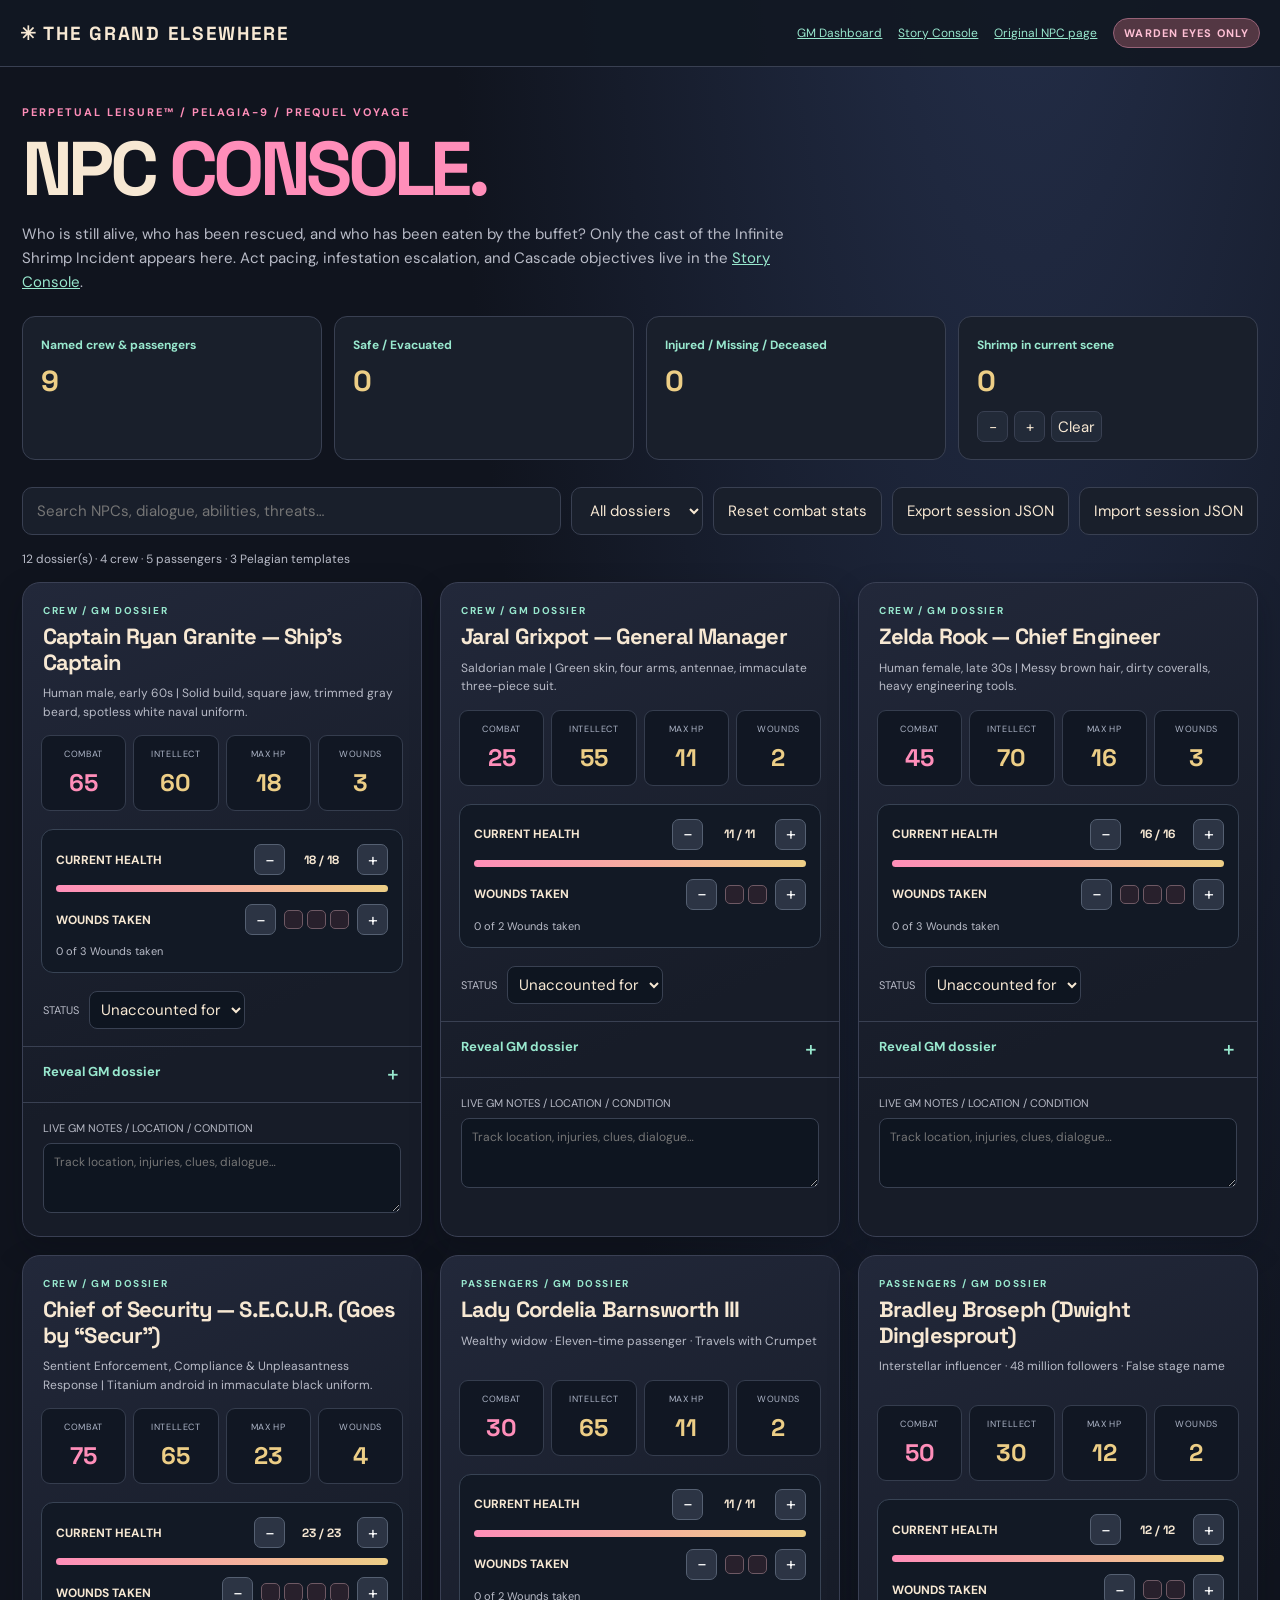
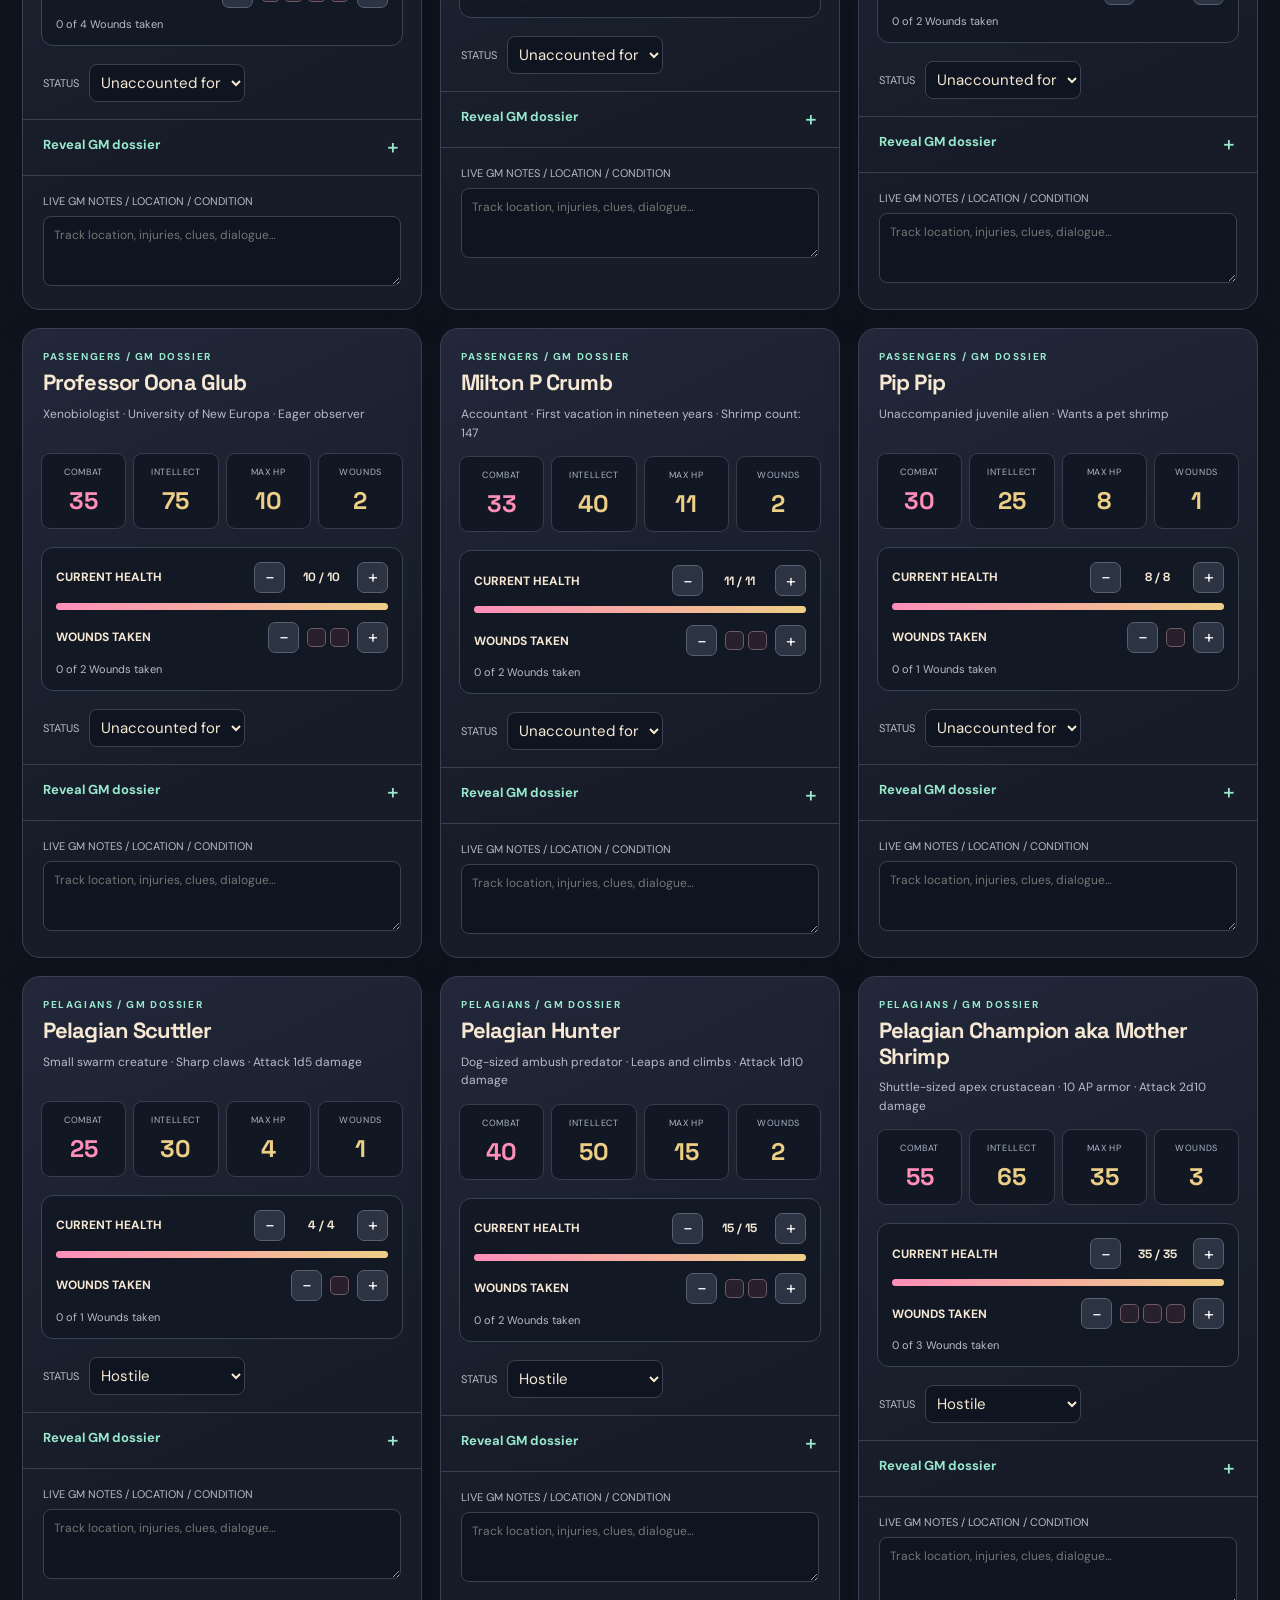
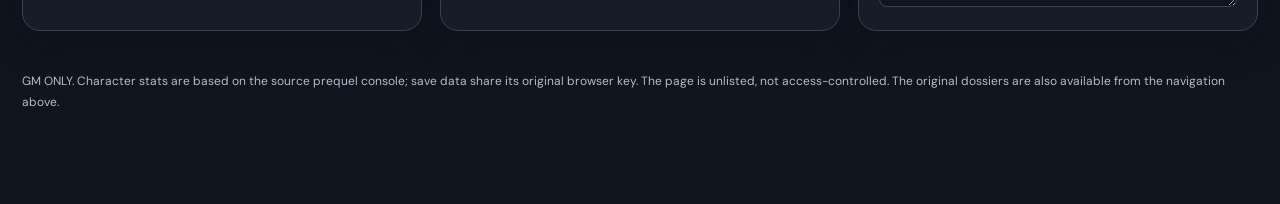
<file: shrimp_npc_console.html>
<!doctype html><html lang="en"><head><meta charset="utf-8"><meta name="viewport" content="width=device-width,initial-scale=1"><meta name="robots" content="noindex,nofollow,noarchive"><title>Infinite Shrimp Incident — NPC Console</title><style>
@import url('https://fonts.googleapis.com/css2?family=DM+Sans:wght@400;500;600;700&family=Space+Grotesk:wght@400;500;600;700&display=swap');:root{--bg:#10141e;--panel:#191f2b;--panel2:#222a38;--line:#394052;--cream:#f7e8d3;--muted:#b8bbc7;--pink:#ff8eb9;--gold:#edce86;--mint:#98e8ce;--red:#f58b89}*{box-sizing:border-box}body{margin:0;background:radial-gradient(ellipse at 80% -10%,#25304c 0,transparent 40%),var(--bg);color:var(--cream);font:15px 'DM Sans',sans-serif}a{color:var(--mint)}button,input,select,textarea{font:inherit}button{cursor:pointer}header{border-bottom:1px solid var(--line);padding:18px max(20px,calc((100vw - 1300px)/2));display:flex;align-items:center;justify-content:space-between;gap:16px;flex-wrap:wrap;background:#121823ed;position:sticky;top:0;z-index:5}.brand{font-family:'Space Grotesk';font-weight:700;font-size:19px;letter-spacing:.09em}.toplinks{display:flex;gap:16px;align-items:center;flex-wrap:wrap;font-size:12px}.tag{background:#533743;color:#ffc0d5;padding:7px 10px;border:1px solid #966277;border-radius:30px;font-size:11px;font-weight:700;letter-spacing:.1em}main{max-width:1340px;margin:auto;padding:38px 22px 80px}.eyebrow{color:var(--pink);letter-spacing:.18em;font-weight:700;font-size:11px;text-transform:uppercase}.hero h1{font:700 clamp(36px,6vw,76px)/1 'Space Grotesk';letter-spacing:-.06em;margin:12px 0}.hero h1 em{color:var(--pink);font-style:normal}.hero p{color:var(--muted);max-width:790px;line-height:1.6}.toolbar{display:flex;gap:10px;flex-wrap:wrap;margin:27px 0 16px}.toolbar input,.toolbar select,.toolbar button{border:1px solid var(--line);border-radius:10px;background:var(--panel);color:var(--cream);padding:12px 14px}.toolbar input{flex:1;min-width:210px}.toolbar button:hover,.btn:hover{border-color:var(--pink)}.count{color:var(--muted);font-size:12px;margin-bottom:15px}.grid{display:grid;grid-template-columns:repeat(auto-fit,minmax(min(100%,370px),1fr));gap:18px}.npc{background:linear-gradient(155deg,#22283a,#171c28 65%);border:1px solid #3a4054;border-radius:18px;overflow:hidden;box-shadow:0 12px 30px #080b1240}.npc-head{padding:21px 20px 14px}.role{font-size:10px;letter-spacing:.16em;color:var(--mint);font-weight:700;text-transform:uppercase}.npc h2{font:700 22px/1.16 'Space Grotesk';letter-spacing:-.04em;margin:7px 0 9px}.desc{font-size:12px;line-height:1.55;color:var(--muted);min-height:34px}.statbar{display:grid;grid-template-columns:repeat(4,minmax(0,1fr));gap:7px;padding:0 18px 18px}.stat{background:#111723;border:1px solid #353d4e;border-radius:9px;padding:12px 5px;text-align:center}.stat label{display:block;color:#adb5c7;font-size:9px;letter-spacing:.07em;text-transform:uppercase;margin-bottom:7px}.stat strong{font:700 24px 'Space Grotesk';color:var(--gold)}.stat .combat{color:var(--pink)}.track{margin:0 18px 18px;background:#121925;padding:14px;border:1px solid #384354;border-radius:12px}.tracktop{display:flex;justify-content:space-between;align-items:center;margin-bottom:10px;font-size:12px}.controls{display:flex;gap:8px;align-items:center}.controls button{width:31px;height:31px;border-radius:7px;border:1px solid #556072;background:#2c3444;color:#fff;font-size:18px}.controls strong{min-width:56px;text-align:center;font-family:'Space Grotesk'}.meter{height:7px;background:#3b2934;border-radius:8px;overflow:hidden}.meter span{display:block;height:100%;background:linear-gradient(90deg,var(--pink),var(--gold))}.woundrow{display:flex;justify-content:space-between;align-items:center;gap:10px;margin-top:12px}.woundmarks{display:flex;gap:4px}.woundmarks span{display:inline-flex;width:19px;height:19px;border-radius:5px;border:1px solid #6e5964;background:#28202c}.woundmarks .filled{background:var(--red);border-color:var(--red)}.status{margin-top:9px;color:var(--muted);font-size:11px}.status.danger{color:#ff9d9d}details{border-top:1px solid var(--line)}summary{list-style:none;cursor:pointer;padding:16px 20px;font-weight:700;color:var(--mint);font-size:13px;display:flex;justify-content:space-between}summary::-webkit-details-marker{display:none}summary:after{content:'＋';font-size:17px}details[open] summary:after{content:'−'}.notes{padding:0 20px 20px}.notes p{margin:12px 0;line-height:1.55;font-size:13px}.notes p b{color:var(--gold)}.bottom{padding:18px 20px;border-top:1px solid var(--line)}.bottom textarea{width:100%;min-height:70px;resize:vertical;background:#0e1520;border:1px solid #394152;color:var(--cream);padding:10px;border-radius:8px;font-size:12px}.bottom label{display:block;color:var(--muted);font-size:11px;margin-bottom:8px}.foot{margin-top:40px;color:var(--muted);font-size:12px;line-height:1.7}.summary-board{display:grid;grid-template-columns:repeat(auto-fit,minmax(185px,1fr));gap:12px;margin:22px 0 20px}.mini-panel{padding:17px 18px;background:var(--panel);border:1px solid var(--line);border-radius:13px}.mini-panel b{font-size:12px;color:var(--mint)}.mini-panel .big{font:700 29px 'Space Grotesk';display:block;margin:8px 0 0;color:var(--gold)}.scene{display:flex;align-items:center;gap:6px;flex-wrap:wrap;margin-top:12px}.scene button{border:1px solid var(--line);background:var(--panel2);color:var(--cream);border-radius:7px;min-width:31px;height:31px}.extras{display:flex;gap:10px;align-items:center;flex-wrap:wrap;padding:0 20px 17px}.extras label{color:var(--muted);font-size:11px}.extras select{background:#0e1520;color:var(--cream);border:1px solid #394152;border-radius:8px;padding:7px;max-width:100%}@media(max-width:600px){header{position:relative}.hero h1{font-size:43px}.stat strong{font-size:20px}}
</style></head><body><header><div class="brand">✳ THE GRAND ELSEWHERE</div><nav class="toplinks"><a href="gm-dash.html">GM Dashboard</a><a href="shrimp_story_console.html">Story Console</a><a href="grand_elsewhere_shrimp_gm_v2.html">Original NPC page</a><span class="tag">WARDEN EYES ONLY</span></nav></header><main><section class="hero"><div class="eyebrow">Perpetual Leisure™ / Pelagia-9 / Prequel Voyage</div><h1>NPC <em>CONSOLE.</em></h1><p>Who is still alive, who has been rescued, and who has been eaten by the buffet? Only the cast of the Infinite Shrimp Incident appears here. Act pacing, infestation escalation, and Cascade objectives live in the <a href="shrimp_story_console.html">Story Console</a>.</p></section><div class="summary-board"><div class="mini-panel"><b>Named crew & passengers</b><span class="big" id="personnelCount">9</span></div><div class="mini-panel"><b>Safe / Evacuated</b><span class="big" id="safeCount">0</span></div><div class="mini-panel"><b>Injured / Missing / Deceased</b><span class="big" id="dangerCount">0</span></div><div class="mini-panel"><b>Shrimp in current scene</b><span class="big" id="shrimpCount">0</span><div class="scene"><button id="sceneMinus" aria-label="Remove one shrimp">−</button><button id="scenePlus" aria-label="Add one shrimp">+</button><button id="sceneClear">Clear</button></div></div></div><div class="toolbar"><input id="search" placeholder="Search NPCs, dialogue, abilities, threats…"><select id="filter"><option value="All">All dossiers</option><option>Crew</option><option>Passengers</option><option>Pelagians</option></select><button id="reset">Reset combat stats</button><button id="export">Export session JSON</button><button id="import">Import session JSON</button><input type="file" id="importFile" accept="application/json" hidden></div><div class="count" id="count"></div><section class="grid" id="grid"></section><p class="foot">GM ONLY. Character stats are based on the source prequel console; save data share its original browser key. The page is unlisted, not access-controlled. The original dossiers are also available from the navigation above.</p></main><script>
const NPCS=[
{name:"Captain Ryan Granite — Ship's Captain",group:'Crew',combat:65,instinct:60,health:18,wounds:3,desc:'Human male, early 60s | Solid build, square jaw, trimmed gray beard, spotless white naval uniform.',notes:['Personality: Gruff, disciplined, authoritative, perpetually irritated.','Motivation: Keep the ship and passengers safe, maintain order.','Flaw: Rigid, controlling, slow to adapt to unconventional threats.','Quirk: Despises frivolous entertainment and Jaral’s antics. Expresses disappointment through prolonged silence.','Catchphrase: “I commanded warships for thirty years. None were as exhausting as this goddamned cruise.”','During infestation: Orders containment and protects passengers, but initially underestimates the spread.']},
{name:'Jaral Grixpot — General Manager',group:'Crew',combat:25,instinct:55,health:11,wounds:2,desc:'Saldorian male | Green skin, four arms, antennae, immaculate three-piece suit.',notes:['Personality: Charming, theatrical, relentlessly cheerful; treats problems as hospitality opportunities.','Motivation: Preserve the guest experience and ship reputation.','Flaw: Denies serious problems until unavoidable; can snap under pressure.','Quirk: Multitasks with four arms; reframes disasters as exclusive experiences.','Catchphrase: “I assure you, everything is proceeding exactly as intended!”','During infestation: Tries to maintain the luxury experience as guests flee.','Cascade hook: The biosecurity control module is in his quarters, removed after passenger complaints about probiotic disruption.']},
{name:'Zelda Rook — Chief Engineer',group:'Crew',combat:45,instinct:70,health:16,wounds:3,desc:'Human female, late 30s | Messy brown hair, dirty coveralls, heavy engineering tools.',notes:['Personality: Blunt, abrasive, fiercely competent, protective of engineering crew.','Motivation: Keep ship systems working and protect her team.','Flaw: Territorial about engineering; struggles to delegate.','Quirk: Talks to machinery and swears constantly.','Catchphrase: “Machines don’t do that. So either someone’s lying, or that isn’t a machine.”','During infestation: Knows how the Sterilization Cascade works and can explain the required steps.']},
{name:'Chief of Security — S.E.C.U.R. (Goes by “Secur”)',group:'Crew',combat:75,instinct:65,health:23,wounds:4,desc:'Sentient Enforcement, Compliance & Unpleasantness Response | Titanium android in immaculate black uniform.',notes:['Personality: Sardonic, flippant, deadpan; competent, unimpressed by organic life.','Motivation: Maintain safety and enforce regulations with minimum inconvenience.','Background: Reassigned after an airlock incident involving a corporate executive.','Flaw: Interprets regulations literally when amusing.','Quirk: Soothing customer-service voice; keeps a tally of passenger stupidity.','Catchphrase: “I would ask everyone to remain calm, but frankly, your previous behavior suggests that would be wildly optimistic.”','During infestation: Provides authorization, tactical warnings, and very dry commentary.']},
{name:'Lady Cordelia Barnsworth III',group:'Passengers',combat:30,instinct:65,health:11,wounds:2,desc:'Wealthy widow · Eleven-time passenger · Travels with Crumpet',notes:['Background: Eleven consecutive voyages; believes she is more qualified to run the ship than the crew. Furious that dinner has been interrupted.','During the disaster: Refuses to evacuate without luggage and Crumpet, her genetically engineered lapdog. Fearless when cornered.','Sample line: “I have survived three husbands, two economic collapses, and an assassination attempt on Rigel IV. I will not be intimidated by seafood.”']},
{name:'Bradley Broseph (Dwight Dinglesprout)',group:'Passengers',combat:50,instinct:30,health:12,wounds:2,desc:'Interstellar influencer · 48 million followers · False stage name',notes:['Background: Onboard documenting his cruise. His public persona is almost entirely fabricated; thinks charisma solves everything.','During the disaster: Livestream equipment emits a high-frequency signal that attracts shrimp. Initially views the crisis as excellent content.','Sample line: “Okay, guys, so we’re apparently being attacked by sentient shrimp, which is honestly giving premium immersive experience.”']},
{name:'Professor Oona Glub',group:'Passengers',combat:35,instinct:75,health:10,wounds:2,desc:'Xenobiologist · University of New Europa · Eager observer',notes:['Background: Marine xenobiologist, thrilled by emerging evidence of complex shrimp social behavior; has little regard for her own safety.','During the disaster: Can identify the shrimp communication system and may help develop a nonlethal solution. Insists on collecting samples.','Sample line: “Extraordinary! They appear to possess a distributed collective intelligence! Oh, that one’s eating my shoe.”']},
{name:'Milton P Crumb',group:'Passengers',combat:33,instinct:40,health:11,wounds:2,desc:'Accountant · First vacation in nineteen years · Shrimp count: 147',notes:['Background: Saved for this cruise for almost two decades. Bought cheapest cabin and calculated shrimp needed to recoup buffet cost; now at 147.','During the disaster: Devastated but resourceful, calm under pressure, and unexpectedly courageous.','Sample line: “I just wanted one nice thing. One. Nice. Thing.”']},
{name:'Pip Pip',group:'Passengers',combat:30,instinct:25,health:8,wounds:1,desc:'Unaccompanied juvenile alien · Wants a pet shrimp',notes:['Background: Traveling alone to visit relatives; their species grants children independence surprisingly young. Adores the shrimp.','During the disaster: Secretly adopted several shrimp; attracts a larger predator but reveals that shrimp can respond to sounds and form attachments.','Sample line: “I named this one Mr. Pinchy! He only bites people he doesn’t like!”']},
{name:'Pelagian Scuttler',group:'Pelagians',combat:25,instinct:30,health:4,wounds:1,desc:'Small swarm creature · Sharp claws · Attack 1d5 damage',notes:['Behavior: Individually weak; dangerous in groups; moves through vents and climbs walls.','Attack: 1d5 damage with sharp claws.','GM tip: This is a creature template; use scene count to track how many are present.']},
{name:'Pelagian Hunter',group:'Pelagians',combat:40,instinct:50,health:15,wounds:2,desc:'Dog-sized ambush predator · Leaps and climbs · Attack 1d10 damage',notes:['Behavior: Stalks isolated targets; climbs walls, leaps across rooms, emerges from shafts.','Attack: 1d10 damage.','GM tip: Escalate after a noisy encounter or a stalled objective.']},
{name:'Pelagian Champion aka Mother Shrimp',group:'Pelagians',combat:55,instinct:65,health:35,wounds:3,desc:'Shuttle-sized apex crustacean · 10 AP armor · Attack 2d10 damage',notes:['Alias: Mother Shrimp, the King Prawn, Specimen 001.','Behavior: Protects colony; tears through bulkheads and crushes cover; telegraph big attacks.','Attack: 2d10 crushing damage; armor 10 AP (homebrew).','Tactics: Can be killed, trapped, distracted, evaded, or possibly communicated with. Easier to outsmart than defeat head-on.']}];
const KEY='grand_elsewhere_shrimp_prequel_v1';let data;try{data=JSON.parse(localStorage.getItem(KEY)||'{}')}catch{data={}}if(!data||typeof data!=='object'||Array.isArray(data))data={};data.characters??={};data.sceneCount??=0;const save=()=>{try{localStorage.setItem(KEY,JSON.stringify(data))}catch(e){console.warn(e)}};const esc=s=>String(s??'').replace(/[&<>"']/g,c=>({'&':'&amp;','<':'&lt;','>':'&gt;','"':'&quot;','\'':'&#39;'}[c]));const clamp=(n,lo,hi)=>Math.max(lo,Math.min(hi,n));const safeStatus=['Unaccounted for','Safe','Injured','Missing','Evacuated','Deceased','Hostile','With party'];const get=n=>data.characters[n.name]||(data.characters[n.name]={hp:n.health,w:0,notes:'',status:n.group==='Pelagians'?'Hostile':'Unaccounted for'});
function updateSummary(){let safe=0,danger=0;for(const n of NPCS.filter(n=>n.group!=='Pelagians')){const s=get(n).status;if(s==='Safe'||s==='Evacuated')safe++;if(['Injured','Missing','Deceased'].includes(s))danger++}document.getElementById('personnelCount').textContent='9';document.getElementById('safeCount').textContent=safe;document.getElementById('dangerCount').textContent=danger;document.getElementById('shrimpCount').textContent=data.sceneCount}
function render(){const q=document.getElementById('search').value.toLowerCase(),f=document.getElementById('filter').value;const filtered=NPCS.filter(n=>(f==='All'||f===n.group)&&JSON.stringify(n).toLowerCase().includes(q));document.getElementById('count').textContent=`${filtered.length} dossier(s) · 4 crew · 5 passengers · 3 Pelagian templates`;
document.getElementById('grid').innerHTML=filtered.map(n=>{const s=get(n);const notes=n.notes.map(t=>{const m=t.match(/^([^:]{2,32}):\s*(.*)$/);return `<p>${m?`<b>${esc(m[1])}:</b> ${esc(m[2])}`:esc(t)}</p>`}).join('');return `<article class="npc" data-id="${esc(n.name)}"><div class="npc-head"><div class="role">${esc(n.group)} / GM dossier</div><h2>${esc(n.name)}</h2><div class="desc">${esc(n.desc)}</div></div><div class="statbar"><div class="stat"><label>Combat</label><strong class="combat">${n.combat}</strong></div><div class="stat"><label>Intellect</label><strong>${n.instinct}</strong></div><div class="stat"><label>Max HP</label><strong>${n.health}</strong></div><div class="stat"><label>Wounds</label><strong>${n.wounds}</strong></div></div><div class="track"><div class="tracktop"><b>CURRENT HEALTH</b><div class="controls"><button data-action="hp" data-delta="-1">−</button><strong>${s.hp} / ${n.health}</strong><button data-action="hp" data-delta="1">+</button></div></div><div class="meter"><span style="width:${clamp(s.hp/n.health*100,0,100)}%"></span></div><div class="woundrow"><b style="font-size:12px">WOUNDS TAKEN</b><div class="controls"><button data-action="w" data-delta="-1">−</button><div class="woundmarks">${Array.from({length:n.wounds},(_,i)=>`<span class="${i<s.w?'filled':''}"></span>`).join('')}</div><button data-action="w" data-delta="1">+</button></div></div><div class="status ${s.w>=n.wounds?'danger':''}">${s.w>=n.wounds?'⚠ Maximum Wounds reached':`${s.w} of ${n.wounds} Wounds taken`}</div></div><div class="extras"><label>STATUS</label><select data-status>${safeStatus.map(st=>`<option ${s.status===st?'selected':''}>${esc(st)}</option>`).join('')}</select></div><details><summary>Reveal GM dossier</summary><div class="notes">${notes}</div></details><div class="bottom"><label>LIVE GM NOTES / LOCATION / CONDITION</label><textarea data-notes placeholder="Track location, injuries, clues, dialogue…">${esc(s.notes)}</textarea></div></article>`}).join('');updateSummary()}
const grid=document.getElementById('grid');grid.addEventListener('click',e=>{const b=e.target.closest('[data-action]');if(!b)return;const n=NPCS.find(n=>n.name===b.closest('.npc').dataset.id);if(!n)return;const s=get(n),d=Number(b.dataset.delta);if(b.dataset.action==='hp')s.hp=clamp(s.hp+d,0,n.health);else s.w=clamp(s.w+d,0,n.wounds);save();const opened=[...grid.querySelectorAll('details[open]')].map(x=>x.closest('.npc').dataset.id);render();grid.querySelectorAll('.npc').forEach(x=>{if(opened.includes(x.dataset.id))x.querySelector('details').open=true})});grid.addEventListener('input',e=>{if(e.target.matches('[data-notes]')){const n=NPCS.find(n=>n.name===e.target.closest('.npc').dataset.id);get(n).notes=e.target.value;save()}});grid.addEventListener('change',e=>{if(e.target.matches('[data-status]')){const n=NPCS.find(n=>n.name===e.target.closest('.npc').dataset.id);get(n).status=e.target.value;save();updateSummary()}});document.getElementById('search').oninput=render;document.getElementById('filter').onchange=render;
document.getElementById('sceneMinus').onclick=()=>{data.sceneCount=Math.max(0,data.sceneCount-1);save();updateSummary()};document.getElementById('scenePlus').onclick=()=>{data.sceneCount++;save();updateSummary()};document.getElementById('sceneClear').onclick=()=>{data.sceneCount=0;save();updateSummary()};document.getElementById('reset').onclick=()=>{if(confirm('Reset all character health and wounds? Status and notes will be preserved.')){for(const n of NPCS){const s=get(n);s.hp=n.health;s.w=0}save();render()}};
document.getElementById('export').onclick=()=>{const u=URL.createObjectURL(new Blob([JSON.stringify(data,null,2)],{type:'application/json'})),a=document.createElement('a');a.href=u;a.download='infinite-shrimp-session.json';a.click();setTimeout(()=>URL.revokeObjectURL(u),1000)};document.getElementById('import').onclick=()=>document.getElementById('importFile').click();document.getElementById('importFile').onchange=async e=>{const f=e.target.files[0];if(!f)return;try{const d=JSON.parse(await f.text());if(!d||typeof d!=='object'||Array.isArray(d))throw Error('Invalid JSON');if(!confirm('Replace your saved prequel session with the imported file?'))return;localStorage.setItem(KEY,JSON.stringify(d));location.reload()}catch(err){alert('Import failed: '+err.message)}};window.addEventListener('storage',e=>{if(e.key===KEY)location.reload()});render();
</script></body></html>
</file>
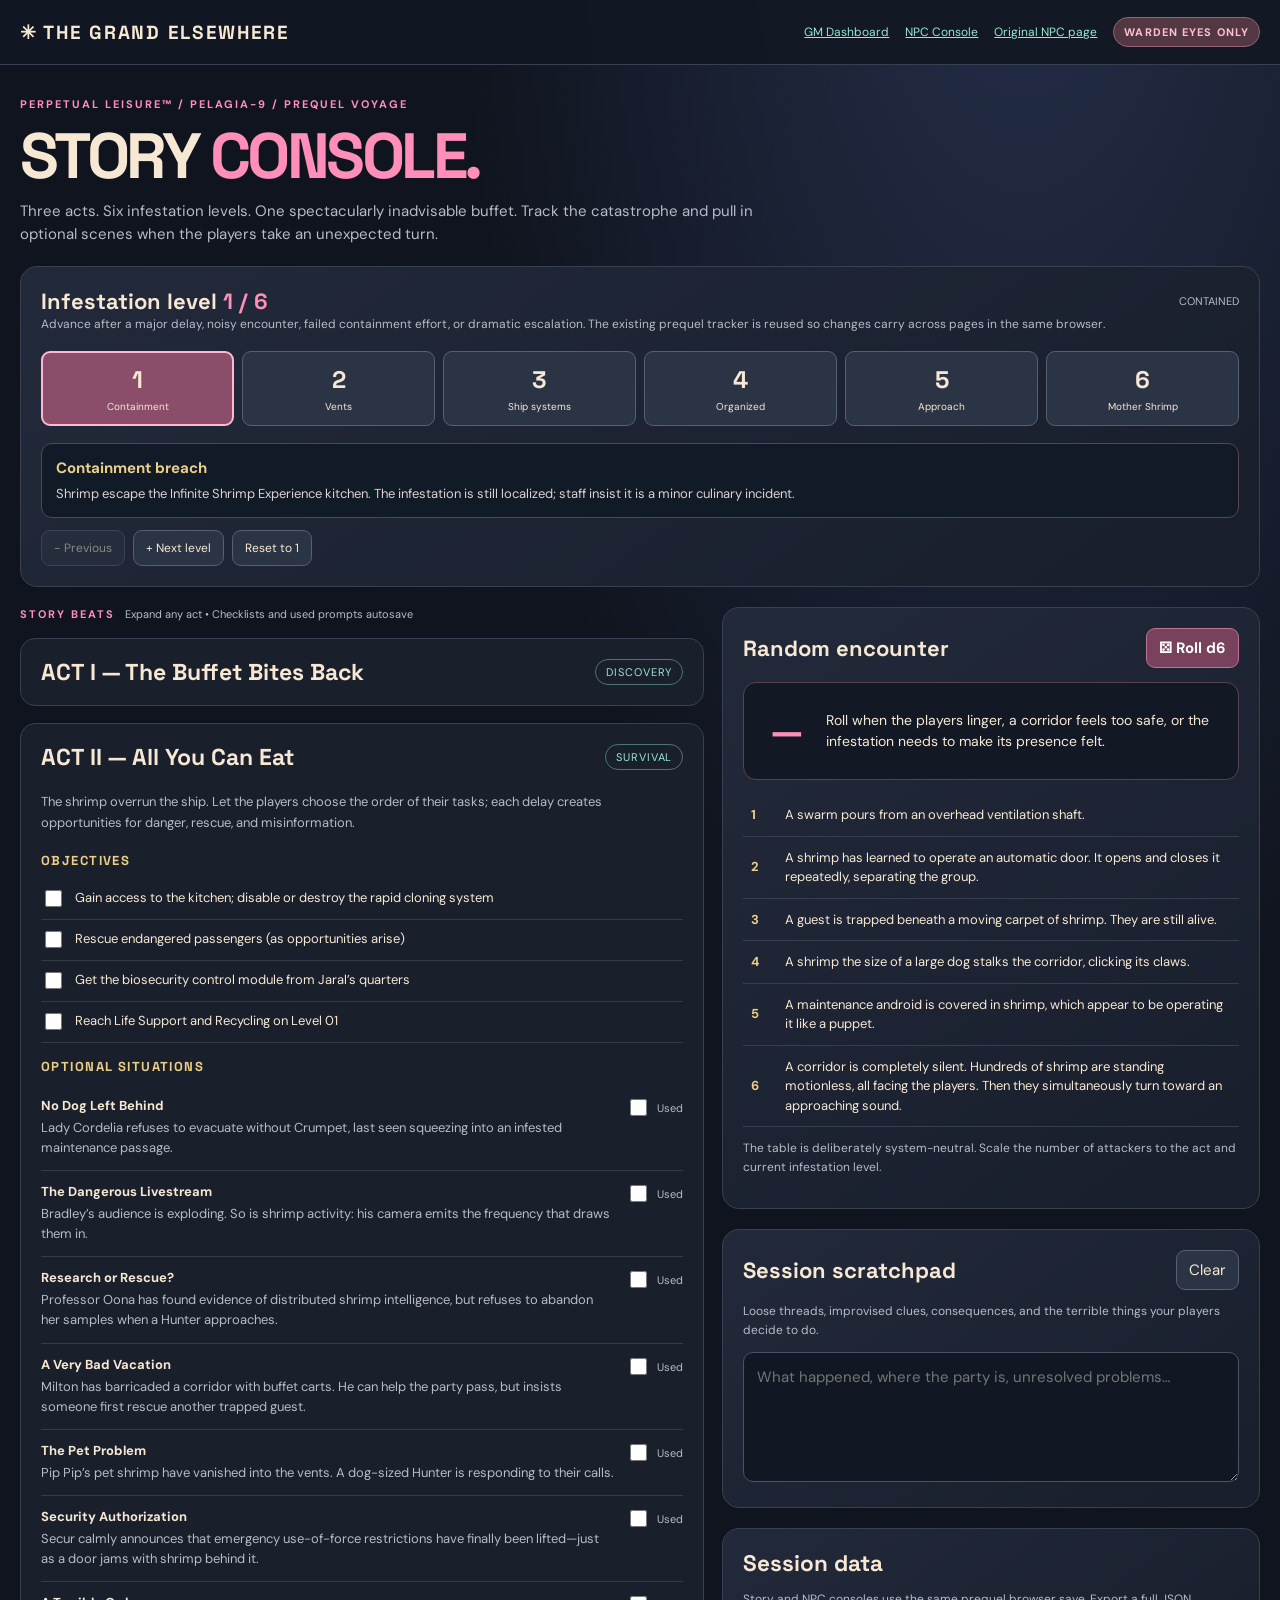
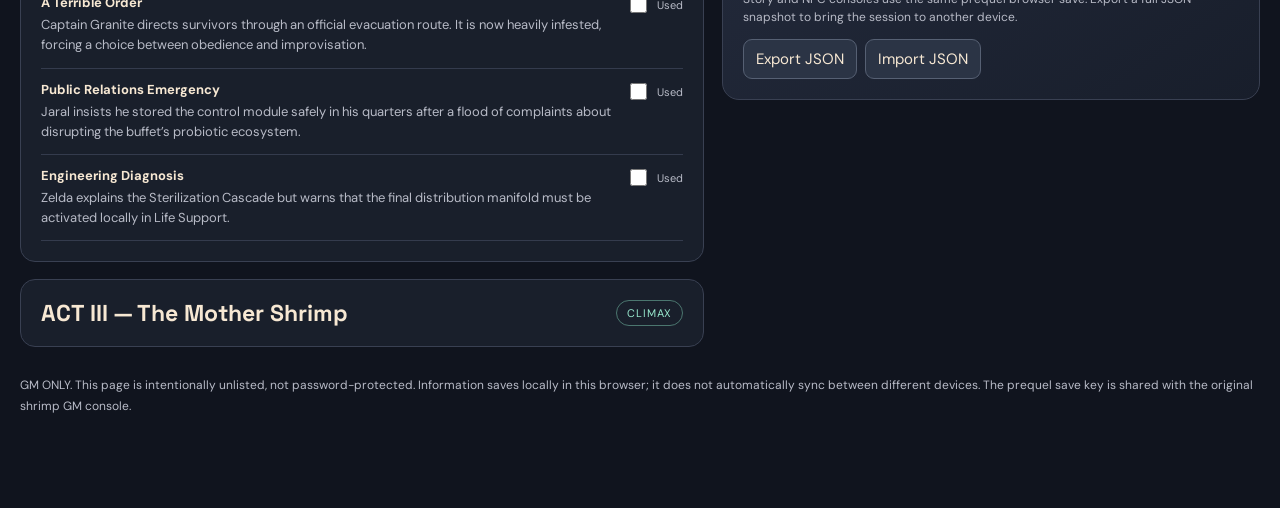
<file: shrimp_story_console.html>
<!doctype html><html lang="en"><head><meta charset="utf-8"><meta name="viewport" content="width=device-width,initial-scale=1"><meta name="robots" content="noindex,nofollow,noarchive"><title>Infinite Shrimp Incident — Story Console</title><style>
@import url('https://fonts.googleapis.com/css2?family=DM+Sans:wght@400;500;600;700&family=Space+Grotesk:wght@400;500;600;700&display=swap');
:root{--bg:#10141e;--panel:#191f2b;--panel2:#222a38;--line:#394052;--cream:#f7e8d3;--muted:#b8bbc7;--pink:#ff8eb9;--gold:#edce86;--mint:#98e8ce;--red:#f58b89}*{box-sizing:border-box}body{margin:0;background:radial-gradient(ellipse at 80% -10%,#25304c 0,transparent 40%),var(--bg);color:var(--cream);font:15px 'DM Sans',sans-serif}button,input,textarea,select{font:inherit}button{cursor:pointer;background:#2b3445;color:var(--cream);border:1px solid #566073;border-radius:9px;padding:9px 12px}button:hover{border-color:var(--pink)}button:focus-visible,a:focus-visible{outline:2px solid var(--mint);outline-offset:3px}a{color:var(--mint)}header{border-bottom:1px solid var(--line);padding:17px max(20px,calc((100vw - 1280px)/2));display:flex;align-items:center;justify-content:space-between;gap:14px;flex-wrap:wrap;background:#121823ed;position:sticky;top:0;z-index:5}.brand{font-family:'Space Grotesk';font-weight:700;letter-spacing:.09em;font-size:19px}.toplinks{display:flex;gap:16px;align-items:center;flex-wrap:wrap;font-size:12px}.tag{background:#533743;color:#ffc0d5;padding:7px 10px;border:1px solid #966277;border-radius:30px;font-size:11px;font-weight:700;letter-spacing:.1em}main{max-width:1280px;margin:auto;padding:32px 20px 80px}.eyebrow{color:var(--pink);letter-spacing:.18em;font-weight:700;font-size:11px;text-transform:uppercase}h1,h2,h3{font-family:'Space Grotesk'}h1{font-size:clamp(37px,5vw,67px);letter-spacing:-.055em;line-height:1.04;margin:12px 0 10px}h1 em{color:var(--pink);font-style:normal}.subtitle{color:var(--muted);max-width:780px;line-height:1.55}.panel{background:linear-gradient(145deg,#22293a,#181e2b);border:1px solid var(--line);border-radius:17px;padding:20px;margin-top:20px}.section-heading{display:flex;justify-content:space-between;gap:12px;flex-wrap:wrap;align-items:center}.section-heading h2{margin:0;font-size:22px}.small{font-size:12px;color:var(--muted);line-height:1.55}.split{display:grid;grid-template-columns:minmax(0,1.12fr) minmax(320px,.88fr);gap:18px}.controls{display:flex;flex-wrap:wrap;gap:8px;align-items:center}.button-primary{background:#78425d;border-color:#bc7396;color:#fff;font-weight:700}.clock{display:grid;grid-template-columns:repeat(6,1fr);gap:8px;margin:17px 0}.clock button{padding:11px 5px;min-height:70px;display:flex;flex-direction:column;gap:5px;justify-content:center;align-items:center}.clock strong{font:700 24px 'Space Grotesk'}.clock span{font-size:10px}.clock button.past{background:#503647}.clock button.active{background:#8b4e6a;border:2px solid #ffb7d5}.stage-description{background:#111a27;border:1px solid #594252;padding:14px;border-radius:11px;margin:12px 0}.stage-description strong{color:var(--gold);display:block;margin-bottom:6px}.stage-description p{font-size:13px;color:#ddd1d1;line-height:1.5;margin:0}.stage-controls{display:flex;gap:8px;flex-wrap:wrap}.stage-controls button{font-size:12px}.stage-controls button:disabled{opacity:.5}.act{margin-top:17px;background:#191f2b;border:1px solid var(--line);border-radius:15px;overflow:hidden}.act>summary{cursor:pointer;list-style:none;display:flex;justify-content:space-between;gap:12px;align-items:center;padding:18px 20px}.act>summary::-webkit-details-marker{display:none}.act>summary h2{margin:0;font-size:23px}.act>summary .status-pill{font-size:11px;letter-spacing:.08em;color:var(--mint);border:1px solid #4b766f;border-radius:22px;padding:5px 10px}.act-content{padding:0 20px 20px}.act-intro{color:var(--muted);font-size:13px;line-height:1.6;margin:2px 0 18px}.act h3{font-size:13px;text-transform:uppercase;letter-spacing:.11em;color:var(--gold);margin:15px 0 10px}.objective{display:flex;gap:10px;align-items:start;padding:9px 0;border-bottom:1px solid #333949;font-size:13px;line-height:1.5}.objective input,.scene-used{accent-color:var(--mint);width:17px;height:17px;flex:none;margin-top:2px}.prompt{display:grid;grid-template-columns:1fr auto;gap:12px;align-items:start;border-bottom:1px solid #343b4d;padding:12px 0}.prompt b{display:block;font-size:13px;margin-bottom:4px}.prompt p{color:var(--muted);line-height:1.55;font-size:13px;margin:0}.used-label{font-size:11px;color:var(--muted);display:flex;align-items:center;gap:7px;white-space:nowrap;cursor:pointer}.prompt.used{opacity:.55}.prompt.used b{text-decoration:line-through}.encounter-result{min-height:98px;background:#121925;border:1px solid #594252;border-radius:13px;padding:18px;margin:14px 0;display:flex;align-items:center;gap:14px}.die{font:700 38px 'Space Grotesk';color:var(--pink);min-width:50px;text-align:center}.encounter-result p{margin:0;font-size:14px;line-height:1.5}.encounter-table{width:100%;border-collapse:collapse;font-size:13px}.encounter-table td{border-bottom:1px solid #373e50;padding:11px 8px;line-height:1.5}.encounter-table tr.selected{background:#493347}.encounter-table td:first-child{color:var(--gold);font-weight:700;width:34px}.notes{width:100%;min-height:130px;resize:vertical;background:#111823;border:1px solid #495267;border-radius:10px;color:var(--cream);padding:13px;line-height:1.5}.bar{display:flex;align-items:center;gap:10px;flex-wrap:wrap}.bar select{background:#111823;color:var(--cream);border:1px solid var(--line);padding:9px;border-radius:9px}.foot{margin-top:28px;color:var(--muted);font-size:12px;line-height:1.7}.micro{color:var(--muted);font-size:11px}@media(max-width:850px){.split{grid-template-columns:1fr}}@media(max-width:620px){header{position:static}.clock{grid-template-columns:repeat(3,1fr)}.prompt{grid-template-columns:1fr}.act>summary h2{font-size:19px}}
</style></head><body><header><div class="brand">✳ THE GRAND ELSEWHERE</div><nav class="toplinks"><a href="gm-dash.html">GM Dashboard</a><a href="shrimp_npc_console.html">NPC Console</a><a href="grand_elsewhere_shrimp_gm_v2.html">Original NPC page</a><span class="tag">WARDEN EYES ONLY</span></nav></header><main><section><div class="eyebrow">Perpetual Leisure™ / Pelagia-9 / Prequel Voyage</div><h1>STORY <em>CONSOLE.</em></h1><div class="subtitle">Three acts. Six infestation levels. One spectacularly inadvisable buffet. Track the catastrophe and pull in optional scenes when the players take an unexpected turn.</div></section>
<section class="panel" id="infestation"><div class="section-heading"><h2>Infestation level <span style="color:var(--pink)" id="levelText">1 / 6</span></h2><span id="severity" class="micro">CONTAINED</span></div><div class="small">Advance after a major delay, noisy encounter, failed containment effort, or dramatic escalation. The existing prequel tracker is reused so changes carry across pages in the same browser.</div><div class="clock" id="clock"></div><div class="stage-description"><strong id="stageTitle"></strong><p id="stageDescription"></p></div><div class="stage-controls"><button id="prevLevel">− Previous</button><button id="nextLevel">+ Next level</button><button id="resetLevel">Reset to 1</button></div></section>
<div class="split"><section><div class="bar" style="margin-top:20px"><span class="eyebrow">Story beats</span><span class="micro">Expand any act • Checklists and used prompts autosave</span></div><div id="acts"></div></section><aside><section class="panel" id="random"><div class="section-heading"><h2>Random encounter</h2><button class="button-primary" id="roll">⚄ Roll d6</button></div><div class="encounter-result" aria-live="polite"><div class="die" id="die">—</div><p id="rollText">Roll when the players linger, a corridor feels too safe, or the infestation needs to make its presence felt.</p></div><table class="encounter-table" id="encounters"></table><p class="small">The table is deliberately system-neutral. Scale the number of attackers to the act and current infestation level.</p></section><section class="panel"><div class="section-heading"><h2>Session scratchpad</h2><button id="clearNotes">Clear</button></div><p class="small">Loose threads, improvised clues, consequences, and the terrible things your players decide to do.</p><textarea class="notes" id="notes" placeholder="What happened, where the party is, unresolved problems…"></textarea></section><section class="panel"><h2 style="margin:0">Session data</h2><p class="small">Story and NPC consoles use the same prequel browser save. Export a full JSON snapshot to bring the session to another device.</p><div class="controls"><button id="export">Export JSON</button><button id="import">Import JSON</button><input type="file" id="importFile" accept="application/json" hidden></div></section></aside></div><p class="foot">GM ONLY. This page is intentionally unlisted, not password-protected. Information saves locally in this browser; it does not automatically sync between different devices. The prequel save key is shared with the original shrimp GM console.</p></main>
<script>
const KEY='grand_elsewhere_shrimp_prequel_v1';let data;try{data=JSON.parse(localStorage.getItem(KEY)||'{}')}catch{data={}}if(!data||typeof data!=='object'||Array.isArray(data))data={};data.objectives??={};data.story??={};data.story.used??={};data.story.checked??={};if(!Number.isInteger(data.stage))data.stage=1;data.stage=Math.max(1,Math.min(6,data.stage));const save=()=>{try{localStorage.setItem(KEY,JSON.stringify(data))}catch(e){console.warn(e)}};
const STAGES=[{title:'Containment breach',short:'Containment',severity:'CONTAINED',description:'Shrimp escape the Infinite Shrimp Experience kitchen. The infestation is still localized; staff insist it is a minor culinary incident.'},{title:'Ventilation compromised',short:'Vents',severity:'SPREADING',description:'Shrimp enter the air ducts and can burst into any public room. Passengers are instructed to shelter in place.'},{title:'Environmental systems infested',short:'Ship systems',severity:'CRITICAL',description:'The shrimp clog coolant pumps and water recyclers. Power flickers, water pools in corridors, and access to engineering becomes hazardous.'},{title:'Colony intelligence emerges',short:'Organized',severity:'SEVERE',description:'The shrimp coordinate ambushes, block doors, target equipment, and appear to communicate. These are not mindless pests.'},{title:'Champion approaches',short:'Approach',severity:'IMMINENT',description:'A massive shadow moves outside the hull. Heavy impacts shake the ship; security cameras catch the enormous claws of Mother Shrimp.'},{title:'The Great Molting',short:'Mother Shrimp',severity:'CATASTROPHIC',description:'Mother Shrimp breaches the ship. The final confrontation begins. The players must activate containment, escape, or find another way to survive.'}];
const ACTS=[{title:'ACT I — The Buffet Bites Back',tone:'DISCOVERY',intro:'The Infinite Shrimp Experience goes from mildly unsettling to outright predatory. Let the players explore the ship and meet people before the first major attack.',objectives:[['a1explore','Explore the buffet and ship; meet passengers and crew'],['a1odd','Introduce strange shrimp behavior and a malfunction'],['a1attack','First real shrimp attack']],scenes:[['buffet','Compliments of the Chef','Jaral insists the buffet is ethically cloned and scientifically guaranteed to be non-sentient—while a shrimp crawls back onto a guest’s plate.'],['cordelia','A Veteran Cruiser','Lady Cordelia Barnsworth III demands that Jaral find Crumpet a suitable dining chair, then notes the buffet is acting unusually lively.'],['bradley','Going Live','Bradley Broseph films a glowing review. His recording equipment produces a high-pitched whine; several shrimp turn toward him in unison.'],['milton','Return on Investment','Milton P Crumb is up to shrimp number 147 and insists he has almost made the buffet worth the ticket price.'],['oona','A Fascinating Specimen','Professor Oona Glub asks to observe a shrimp that seems to be coordinating the others. Staff assure her it is simply well trained.'],['pip','Mr. Pinchy','Pip Pip proudly introduces a newly adopted pet shrimp. It crawls into an air vent, and something much larger knocks from inside.'],['attack','The First Bite','A shrimp slips under a tablecloth. A server reaches beneath the buffet—and comes back bleeding as the table erupts into claws.']]},{title:'ACT II — All You Can Eat',tone:'SURVIVAL',intro:'The shrimp overrun the ship. Let the players choose the order of their tasks; each delay creates opportunities for danger, rescue, and misinformation.',objectives:[['a2clone','Gain access to the kitchen; disable or destroy the rapid cloning system'],['a2rescue','Rescue endangered passengers (as opportunities arise)'],['a2module','Get the biosecurity control module from Jaral’s quarters'],['a2life','Reach Life Support and Recycling on Level 01']],scenes:[['cordelia2','No Dog Left Behind','Lady Cordelia refuses to evacuate without Crumpet, last seen squeezing into an infested maintenance passage.'],['bradley2','The Dangerous Livestream','Bradley’s audience is exploding. So is shrimp activity: his camera emits the frequency that draws them in.'],['oona2','Research or Rescue?','Professor Oona has found evidence of distributed shrimp intelligence, but refuses to abandon her samples when a Hunter approaches.'],['milton2','A Very Bad Vacation','Milton has barricaded a corridor with buffet carts. He can help the party pass, but insists someone first rescue another trapped guest.'],['pip2','The Pet Problem','Pip Pip’s pet shrimp have vanished into the vents. A dog-sized Hunter is responding to their calls.'],['secur2','Security Authorization','Secur calmly announces that emergency use-of-force restrictions have finally been lifted—just as a door jams with shrimp behind it.'],['granite2','A Terrible Order','Captain Granite directs survivors through an official evacuation route. It is now heavily infested, forcing a choice between obedience and improvisation.'],['jaral2','Public Relations Emergency','Jaral insists he stored the control module safely in his quarters after a flood of complaints about disrupting the buffet’s probiotic ecosystem.'],['zelda2','Engineering Diagnosis','Zelda explains the Sterilization Cascade but warns that the final distribution manifold must be activated locally in Life Support.']]},{title:'ACT III — The Mother Shrimp',tone:'CLIMAX',intro:'The Pelagian Champion blocks access to the distribution manifold. Kill it, distract it, evade it, or attempt something that should not work.',objectives:[['a3champ','Get past the Champion blocking Life Support and Recycling'],['a3manifold','Reach the main Sterilization Cascade distribution manifold'],['a3activate','Activate the Cascade (or devise another viable resolution)']],scenes:[['nursery','The Nursery','Small shrimp pour from gaps around the Champion. They cling to exposed gear and try to pull the party away from the manifold.'],['steam','Structural Failure','A violent blow ruptures a coolant line. Steam fills the chamber, obscuring sight and threatening anyone near the controls.'],['voice','A Voice Beyond','A previously encountered NPC calls for help from behind the Champion. The party cannot easily tell whether it is a trap.'],['manual','One Last Manual Override','The manifold is operational, but its final release lever sits in the Champion’s reach. Someone must expose themselves—or improvise.'],['converge','The Shrimp Know','The moment the Cascade begins its cycle, every nearby shrimp abruptly abandons its target and surges toward the manifold.'],['oona3','A Different Solution','If Professor Oona survived, she may suggest using the shrimp’s signals to redirect the Champion rather than fighting it.']]}];
const ENCOUNTERS=['A swarm pours from an overhead ventilation shaft.','A shrimp has learned to operate an automatic door. It opens and closes it repeatedly, separating the group.','A guest is trapped beneath a moving carpet of shrimp. They are still alive.','A shrimp the size of a large dog stalks the corridor, clicking its claws.','A maintenance android is covered in shrimp, which appear to be operating it like a puppet.','A corridor is completely silent. Hundreds of shrimp are standing motionless, all facing the players. Then they simultaneously turn toward an approaching sound.'];
const esc=s=>String(s).replace(/[&<>"']/g,c=>({'&':'&amp;','<':'&lt;','>':'&gt;','"':'&quot;',"'":'&#39;'}[c]));
function renderStage(){const s=STAGES[data.stage-1];document.getElementById('levelText').textContent=data.stage+' / 6';document.getElementById('severity').textContent=s.severity;document.getElementById('stageTitle').textContent=s.title;document.getElementById('stageDescription').textContent=s.description;document.getElementById('clock').innerHTML=STAGES.map((x,i)=>`<button data-level="${i+1}" class="${i+1===data.stage?'active':i<data.stage?'past':''}" aria-pressed="${i+1===data.stage}"><strong>${i+1}</strong><span>${esc(x.short)}</span></button>`).join('');document.getElementById('prevLevel').disabled=data.stage===1;document.getElementById('nextLevel').disabled=data.stage===6}
function renderActs(){document.getElementById('acts').innerHTML=ACTS.map((act,i)=>`<details class="act" ${i===1?'open':''}><summary><h2>${esc(act.title)}</h2><span class="status-pill">${esc(act.tone)}</span></summary><div class="act-content"><p class="act-intro">${esc(act.intro)}</p><h3>Objectives</h3>${act.objectives.map(([id,label])=>`<label class="objective"><input type="checkbox" data-check="${id}" ${data.story.checked[id]?'checked':''}><span>${esc(label)}</span></label>`).join('')}<h3>Optional situations</h3>${act.scenes.map(([id,title,body])=>`<div class="prompt ${data.story.used[id]?'used':''}"><div><b>${esc(title)}</b><p>${esc(body)}</p></div><label class="used-label"><input class="scene-used" type="checkbox" data-scene="${id}" ${data.story.used[id]?'checked':''}> Used</label></div>`).join('')}</div></details>`).join('')}
renderStage();renderActs();document.getElementById('clock').addEventListener('click',e=>{const b=e.target.closest('[data-level]');if(b){data.stage=Number(b.dataset.level);save();renderStage()}});document.getElementById('prevLevel').onclick=()=>{data.stage=Math.max(1,data.stage-1);save();renderStage()};document.getElementById('nextLevel').onclick=()=>{data.stage=Math.min(6,data.stage+1);save();renderStage()};document.getElementById('resetLevel').onclick=()=>{if(confirm('Reset the infestation to level 1?')){data.stage=1;save();renderStage()}};
document.getElementById('acts').addEventListener('change',e=>{const el=e.target;if(el.dataset.check){data.story.checked[el.dataset.check]=el.checked;save()}if(el.dataset.scene){data.story.used[el.dataset.scene]=el.checked;el.closest('.prompt').classList.toggle('used',el.checked);save()}});
function showRoll(n){document.getElementById('die').textContent=n||'—';document.getElementById('rollText').textContent=n?ENCOUNTERS[n-1]:'Roll when the players linger, a corridor feels too safe, or the infestation needs to make its presence felt.';document.querySelectorAll('#encounters tr').forEach((r,i)=>r.classList.toggle('selected',i===n-1))};document.getElementById('encounters').innerHTML=ENCOUNTERS.map((t,i)=>`<tr><td>${i+1}</td><td>${esc(t)}</td></tr>`).join('');document.getElementById('roll').onclick=()=>{const n=Math.floor(Math.random()*6)+1;data.story.roll=n;save();showRoll(n)};showRoll(data.story.roll);document.getElementById('notes').value=data.story.notes||'';document.getElementById('notes').oninput=e=>{data.story.notes=e.target.value;save()};document.getElementById('clearNotes').onclick=()=>{if(confirm('Clear story scratchpad?')){data.story.notes='';document.getElementById('notes').value='';save()}};
document.getElementById('export').onclick=()=>{const blob=new Blob([JSON.stringify(data,null,2)],{type:'application/json'}),u=URL.createObjectURL(blob),a=document.createElement('a');a.href=u;a.download='infinite-shrimp-session.json';a.click();setTimeout(()=>URL.revokeObjectURL(u),1000)};document.getElementById('import').onclick=()=>document.getElementById('importFile').click();document.getElementById('importFile').onchange=async e=>{const f=e.target.files[0];if(!f)return;try{const d=JSON.parse(await f.text());if(!d||typeof d!=='object'||Array.isArray(d))throw Error('Invalid JSON');if(!confirm('Replace saved prequel session data with this file?'))return;localStorage.setItem(KEY,JSON.stringify(d));location.reload()}catch(err){alert('Could not import: '+err.message)}};
window.addEventListener('storage',e=>{if(e.key===KEY)location.reload()});
</script></body></html>
</file>
<file: site.css>
/* Grand Elsewhere unified guest portal */
:root{--ge-bg:#0e1024;--ge-cream:#faf1de;--ge-lime:#dfff69;--ge-orchid:#ad9afa;--ge-pink:#ff9eaf;--ge-line:rgba(215,201,247,.23)}
html{scroll-behavior:smooth;scroll-padding-top:100px}body{overflow-x:hidden!important}img{max-width:100%}a,button{-webkit-tap-highlight-color:transparent}a:focus-visible,button:focus-visible,input:focus-visible,.room:focus-visible{outline:3px solid var(--ge-lime)!important;outline-offset:3px}
.ge-nav-shell{position:sticky;top:0;z-index:99999;background:rgba(10,12,30,.93);border-bottom:1px solid var(--ge-line);backdrop-filter:blur(22px);-webkit-backdrop-filter:blur(22px)}
.ge-main-nav{max-width:1320px;margin:auto;padding:11px 27px;display:flex;align-items:center;justify-content:space-between;gap:20px;min-height:78px}
.ge-main-nav a{text-decoration:none!important}.ge-brand{display:flex;gap:12px;align-items:center;color:var(--ge-cream)!important;flex-shrink:0;font:800 15px/1.1 'Space Grotesk','DM Sans',sans-serif;letter-spacing:-.04em}.ge-brand em{color:var(--ge-lime);font-style:normal}.ge-brand small{display:block;margin-top:7px;font:9px/1.1 'DM Mono',monospace;letter-spacing:.10em;color:#ada9cc}.ge-brandmark{font-size:33px;color:var(--ge-lime);line-height:1;transition:transform .5s}.ge-brand:hover .ge-brandmark{transform:rotate(90deg)}
.ge-links{display:flex;align-items:center;gap:4px}.ge-links a{font:11px/1.3 'DM Mono',monospace;letter-spacing:.035em;white-space:nowrap;color:#d5d0e5!important;padding:13px 13px;border-radius:6px;transition:background .2s,color .2s}.ge-links a:hover{color:var(--ge-lime)!important;background:rgba(223,255,105,.08)}.ge-links a[aria-current="page"]{background:var(--ge-lime);color:#111225!important;font-weight:700}.ge-menu-toggle{display:none;background:transparent;color:var(--ge-cream);border:1px solid var(--ge-line);border-radius:7px;padding:8px 13px;cursor:pointer;font:11px 'DM Mono',monospace;letter-spacing:.08em}
body::after{content:'';position:fixed;z-index:100000;pointer-events:none;inset:0;background:repeating-linear-gradient(0deg,rgba(255,255,255,.008) 0 1px,transparent 1px 4px);mix-blend-mode:overlay}
.ge-route-strip{padding:11px 24px;text-align:center;border-bottom:1px solid var(--ge-line);background:#15152d;color:#d9d2f0;font:10px/1.6 'DM Mono',monospace;letter-spacing:.16em;text-transform:uppercase}.ge-route-strip strong{color:var(--ge-lime);font-weight:600}
.ge-page-footer{border-top:1px solid var(--ge-line);padding:46px max(24px,calc((100vw - 1150px)/2));background:#090c1c;color:#b7b3cc;font-family:'DM Mono',monospace;font-size:11px;line-height:1.8}.ge-footer-logo{font:700 clamp(24px,4vw,39px)/1.1 'Space Grotesk',sans-serif;letter-spacing:-.05em;color:var(--ge-cream);margin-bottom:14px}.ge-footer-links{display:flex;flex-wrap:wrap;gap:9px;margin:18px 0 24px}.ge-footer-links a{color:var(--ge-lime);text-decoration:none;padding:8px 12px;border:1px solid #46465a;border-radius:5px}.ge-footer-links a:hover{border-color:var(--ge-lime)}
.ge-next{max-width:1150px;margin:65px auto 35px;padding:0 22px}.ge-next a{display:flex;align-items:center;justify-content:space-between;gap:20px;text-decoration:none;padding:29px 34px;border:1px solid rgba(223,255,105,.45);background:linear-gradient(115deg,#25254c,#151628);border-radius:15px;color:var(--ge-cream);transition:transform .2s,border-color .2s}.ge-next a:hover{transform:translateY(-4px);border-color:var(--ge-lime)}.ge-next .ge-overline{display:block;font:10px 'DM Mono',monospace;letter-spacing:.16em;color:var(--ge-lime);margin-bottom:7px}.ge-next strong{font:700 clamp(22px,3.5vw,34px) 'Space Grotesk',sans-serif;letter-spacing:-.04em}.ge-next .ge-next-arrow{font-size:34px;color:var(--ge-lime)}
.ge-intro-note{max-width:1120px;margin:45px auto;padding:24px 27px;border:1px solid var(--ge-line);border-radius:12px;background:linear-gradient(105deg,rgba(173,154,250,.14),rgba(223,255,105,.035));font:12px/1.8 'DM Mono',monospace;letter-spacing:.045em;color:#dcd6ed}
.ge-intro-note b{color:var(--ge-lime)}
/* Experiences */
body.ge-experiences .card{overflow:hidden;transition:transform .25s ease,box-shadow .25s ease,border-color .25s ease}body.ge-experiences .card:hover{transform:translateY(-5px);box-shadow:0 20px 38px rgba(0,0,0,.25);border-color:rgba(223,255,105,.62)!important}body.ge-experiences .card img{transition:transform .6s cubic-bezier(.2,.7,.2,1)}body.ge-experiences .card:hover img{transform:scale(1.035)}
/* Manifest */
body.ge-manifest .person{transition:transform .24s,border-color .24s,box-shadow .24s}body.ge-manifest .person:hover{transform:translateY(-3px);box-shadow:0 19px 35px #0004;border-color:rgba(223,255,105,.4)!important}
.ge-manifest-tools{display:flex;align-items:center;gap:12px;flex-wrap:wrap;margin:0 auto 24px;max-width:1170px}.ge-manifest-search{background:#131d34;border:1px solid #80718d;color:#faf1de;padding:13px 16px;font:13px 'DM Sans',sans-serif;border-radius:8px;min-width:min(100%,280px);flex:1}.ge-manifest-search::placeholder{color:#b6b5c7}.ge-manifest-count{font:11px 'DM Mono',monospace;color:#d8b77a}.ge-manifest-empty{display:none;padding:30px;text-align:center;color:#dfc9a8}
/* Map */
body.ge-map .mapcard{border-radius:16px;overflow:hidden}body.ge-map #search{border-radius:6px!important}
@media(max-width:940px){.ge-main-nav{min-height:66px;padding:10px 17px}.ge-menu-toggle{display:block}.ge-links{position:absolute;top:100%;left:0;right:0;display:none;flex-direction:column;align-items:stretch;gap:2px;background:#0e1024;border-bottom:1px solid #5d557e;padding:13px 16px 18px;box-shadow:0 25px 30px #0006}.ge-nav-shell.is-open .ge-links{display:flex}.ge-links a{padding:15px}.ge-brand{font-size:14px}.ge-brandmark{font-size:27px}}
@media(max-width:560px){.ge-route-strip{font-size:8px;padding:9px 15px;letter-spacing:.08em}.ge-next a{padding:20px}.ge-next strong{font-size:22px}.ge-main-nav{padding:9px 14px}.ge-intro-note{margin:24px 16px;padding:17px}}
@media(prefers-reduced-motion:reduce){*,*::before,*::after{scroll-behavior:auto!important;animation-duration:.01ms!important;transition-duration:.01ms!important}}
body.ge-manifest article.person[hidden]{display:none!important}

/* Remove out-of-character visual deck introduction */
.ge-experiences .section:has(.intro-grid) {
    display: none !important;
}
</file>
